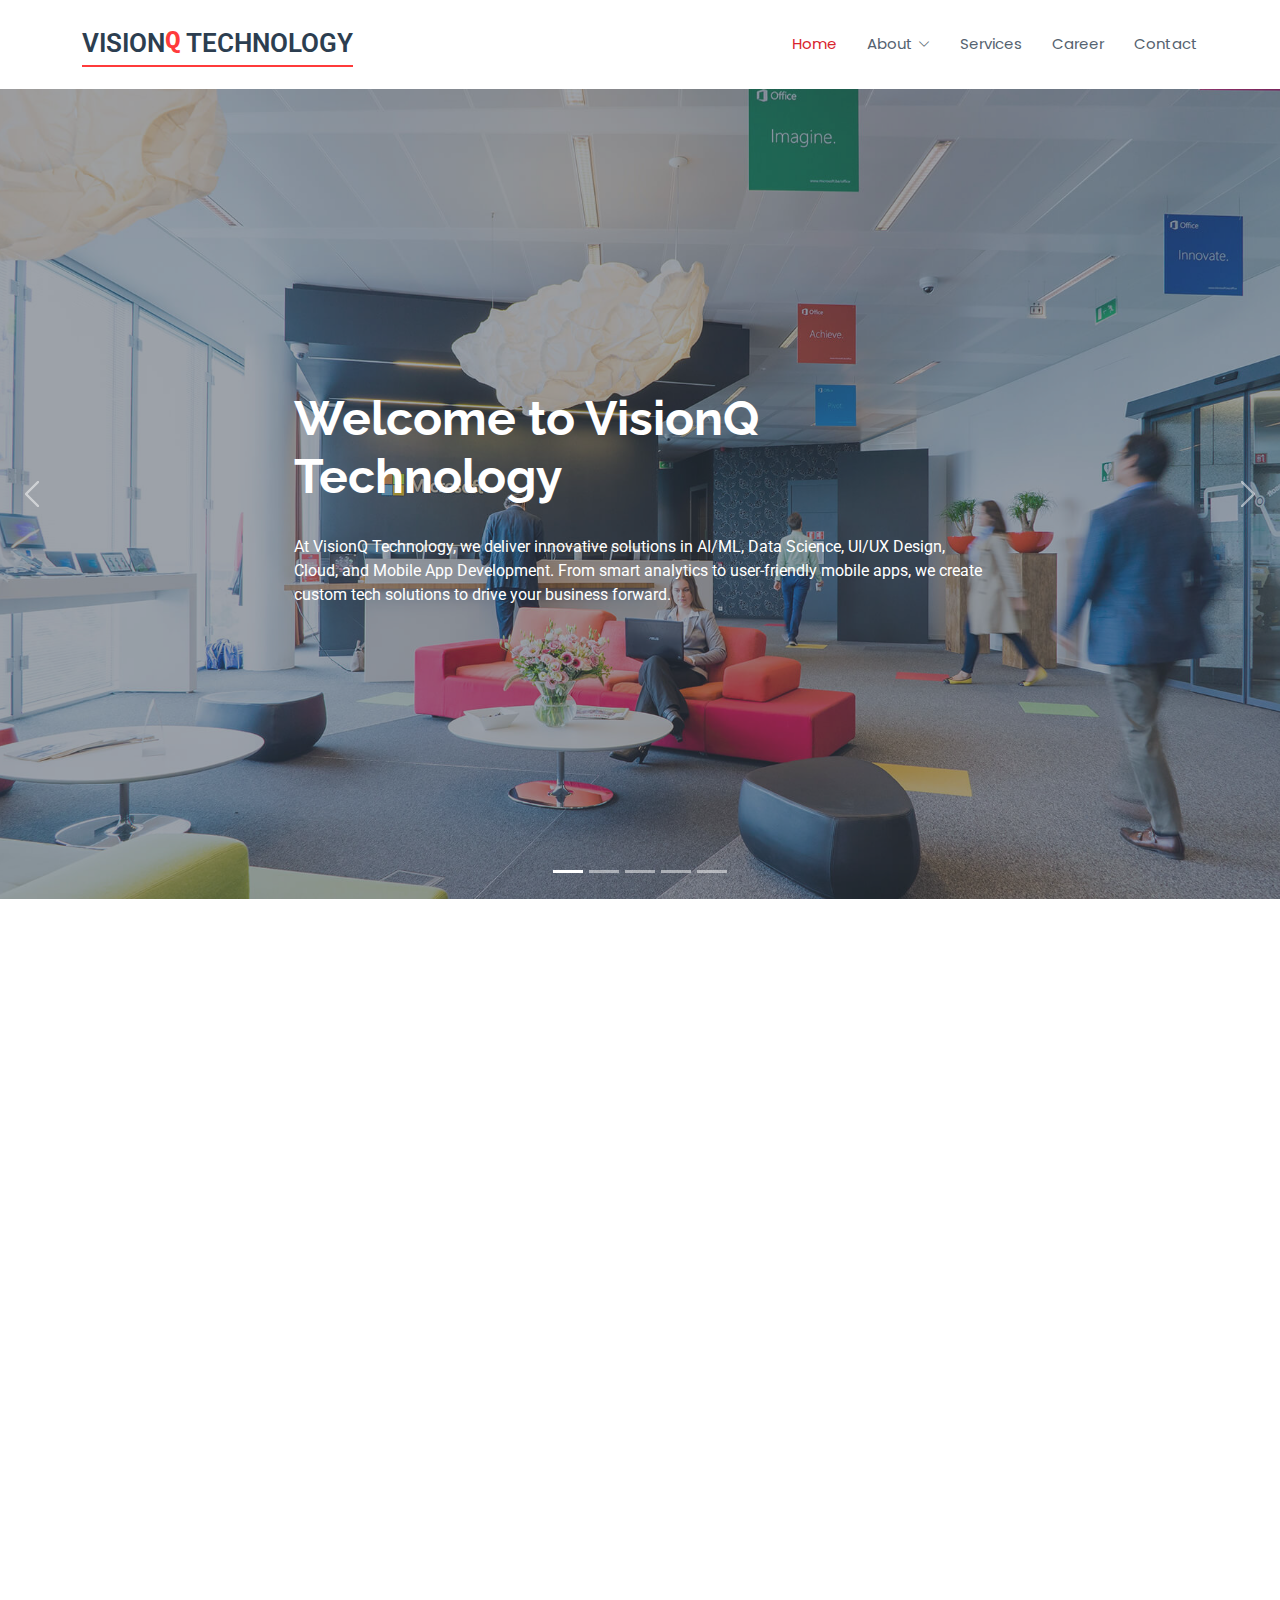
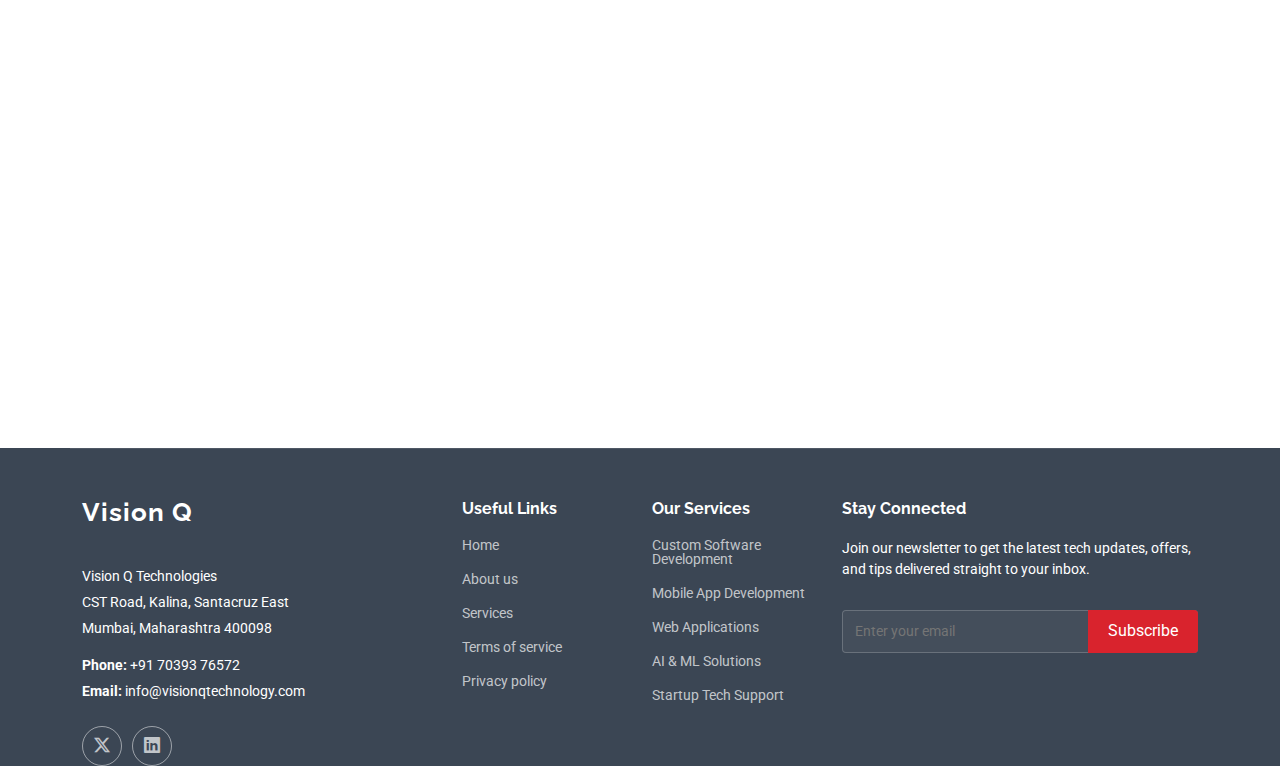
<file: index.html>
<!DOCTYPE html>
<html lang="en">

<head>
  <meta charset="utf-8">
  <meta content="width=device-width, initial-scale=1.0" name="viewport">
  <title>VisionQ Technology</title>
  <meta name="description" content="">
  <meta name="keywords" content="">

  <!-- Favicons -->
  <link rel="icon" href="/favicon.ico" type="image/x-icon"> <!-- ✅ Main favicon -->
  <link rel="icon" href="/assets/img/favicon.png" type="image/png"> <!-- ✅ Optional fallback -->
  <link rel="apple-touch-icon" href="/assets/img/apple-touch-icon.png"> <!-- ✅ iOS icon -->

  <!-- Fonts -->
  <link href="https://fonts.googleapis.com" rel="preconnect">
  <link href="https://fonts.gstatic.com" rel="preconnect" crossorigin>
  <link href="https://fonts.googleapis.com/css2?family=Roboto:ital,wght@0,100;0,300;0,400;0,500;0,700;0,900;1,100;1,300;1,400;1,500;1,700;1,900&family=Poppins:ital,wght@0,100;0,200;0,300;0,400;0,500;0,600;0,700;0,800;0,900;1,100;1,200;1,300;1,400;1,500;1,600;1,700;1,800;1,900&family=Raleway:ital,wght@0,100;0,200;0,300;0,400;0,500;0,600;0,700;0,800;0,900;1,100;1,200;1,300;1,400;1,500;1,600;1,700;1,800;1,900&display=swap" rel="stylesheet">

  <!-- Vendor CSS Files -->
  <link href="assets/vendor/bootstrap/css/bootstrap.min.css" rel="stylesheet">
  <link href="assets/vendor/bootstrap-icons/bootstrap-icons.css" rel="stylesheet">
  <link href="assets/vendor/aos/aos.css" rel="stylesheet">
  <link href="assets/vendor/glightbox/css/glightbox.min.css" rel="stylesheet">
  <link href="assets/vendor/swiper/swiper-bundle.min.css" rel="stylesheet">

  <!-- Main CSS File -->
  <link href="assets/css/main.css" rel="stylesheet">

  <!-- =======================================================
  * Template Name: Sailor
  * Template URL: https://bootstrapmade.com/sailor-free-bootstrap-theme/
  * Updated: Aug 07 2024 with Bootstrap v5.3.3
  * Author: BootstrapMade.com
  * License: https://bootstrapmade.com/license/
  ======================================================== -->
</head>

<body class="index-page">

  <header id="header" class="header d-flex align-items-center sticky-top">
    <div class="container-fluid container-xl position-relative d-flex align-items-center">

      <a href="index.html" class="logo d-flex align-items-center me-auto">
        <!-- Uncomment the line below if you also wish to use an image logo -->
        <!-- <img src="assets/img/logo.png" alt=""> -->
        <!-- <h1 class="sitename">VisionQ Technology</h1> -->
        <h1 style="
        font-size: 26px;
        font-weight: 600;
        color: #2c3e50;
        margin: 0;
        padding: 0;
        font-family: 'Roboto', sans-serif;
        text-align: left;
        position: relative;
        display: inline-block;
      ">
        Vision<span style="font-family: 'Courier New', monospace; color: #ff3b3b; position: relative; top: -4px;">Q</span> Technology
        <span style="
          position: absolute;
          bottom: -6px;
          left: 0;
          width: 100%;
          height: 2px;
          background-color: #ff3b3b;
        "></span>
      </h1>
      
      </a>

      <nav id="navmenu" class="navmenu">
        <ul>
          <li><a href="index.html" class="active">Home</a></li>
          <li class="dropdown"><a href="about.html"><span>About</span> <i class="bi bi-chevron-down toggle-dropdown"></i></a>
            <ul>
              <li><a href="team.html">Team</a></li>
              <!-- <li><a href="testimonials.html">Testimonials</a></li>
              <li class="dropdown"><a href="#"><span>Deep Dropdown</span> <i class="bi bi-chevron-down toggle-dropdown"></i></a>
                <ul>
                  <li><a href="#">Deep Dropdown 1</a></li>
                  <li><a href="#">Deep Dropdown 2</a></li>
                  <li><a href="#">Deep Dropdown 3</a></li>
                  <li><a href="#">Deep Dropdown 4</a></li>
                  <li><a href="#">Deep Dropdown 5</a></li>
                </ul>
              </li> -->
            </ul>
          </li>
          <li><a href="services.html">Services</a></li>
          <!-- <li><a href="portfolio.html">Portfolio</a></li>
          <li><a href="pricing.html">Pricing</a></li>
          <li><a href="blog.html">Blog</a></li> -->
          <li><a href="Carear.html">Career</a></li>
          <li><a href="contact.html">Contact</a></li>
        </ul>
        <i class="mobile-nav-toggle d-xl-none bi bi-list"></i>
      </nav>

      <!-- <a class="btn-getstarted" href="about.html">Get Started</a> -->

    </div>
  </header>

  <main class="main">

    <!-- Hero Section -->
    <section id="hero" class="hero section dark-background">

      <div id="hero-carousel" class="carousel slide carousel-fade" data-bs-ride="carousel" data-bs-interval="5000">

        <div class="carousel-item active">
          <img src="assets/img/hero-carousel/hero-carousel-1.jpg" alt="">
          <div class="carousel-container">
            <h2>Welcome to VisionQ Technology<br></h2>
            <p>At VisionQ Technology, we deliver innovative solutions in AI/ML, Data Science, UI/UX Design, Cloud, and Mobile App Development. From smart analytics to user-friendly mobile apps, we create custom tech solutions to drive your business forward.</p>
            <!-- <a href="#featured-services" class="btn-get-started">Get Started</a> -->
          </div>
        </div><!-- End Carousel Item -->

        <div class="carousel-item">
          <img src="assets/img/hero-carousel/hero-carousel-2.jpg" alt="">
          <div class="carousel-container">
            <h2>AI, ML, & Software Excellence </h2>
            <p>Intelligent solutions with precision, scalability, and seamless integration. </p>
            <!-- <a href="#featured-services" class="btn-get-started">Get Started</a> -->
          </div>
        </div><!-- End Carousel Item -->
       

        <div class="carousel-item">
          <img src="assets/img/hero-carousel/hero-carousel-3.jpg" alt="">
          <div class="carousel-container">
            <h2>Crafting #Software Experience </h2>
            <p>We deliver the software you need, no more no less. 
            </p>
            <!-- <a href="#featured-services" class="btn-get-started">Get Started</a> -->
          </div>
        </div><!-- End Carousel Item -->
        <div class="carousel-item">
          <img src="assets/img/hero-carousel/4.jpg" alt="">
          <div class="carousel-container">
            <h2>We Care About #GEN-NEXT  </h2>
            <p>Step to make better world   </p>
            <!-- <a href="#featured-services" class="btn-get-started">Get Started</a> -->
          </div>
        </div><!-- End Carousel Item -->
        <div class="carousel-item">
          <img src="assets/img/hero-carousel/3.jpg" alt="">
          <div class="carousel-container">
            <h2>Intelligent #Cyber Security Solution for every business model </h2>
            <p>Perfect solution backed with Al and ML  </p>
            <!-- <a href="#featured-services" class="btn-get-started">Get Started</a> -->
          </div>
        </div><!-- End Carousel Item -->
       

        <a class="carousel-control-prev" href="#hero-carousel" role="button" data-bs-slide="prev">
          <span class="carousel-control-prev-icon bi bi-chevron-left" aria-hidden="true"></span>
        </a>

        <a class="carousel-control-next" href="#hero-carousel" role="button" data-bs-slide="next">
          <span class="carousel-control-next-icon bi bi-chevron-right" aria-hidden="true"></span>
        </a>

        <ol class="carousel-indicators"></ol>

      </div>

    </section><!-- /Hero Section -->

    <!-- About Section -->
    <section id="about" class="about section">

      <!-- Section Title -->
      <div class="container section-title" data-aos="fade-up">
        <h2>About</h2>
        <p>About Us<br></p>
      </div><!-- End Section Title -->

      <div class="container">

        <div class="row gy-4">

          <div class="col-lg-6 content" data-aos="fade-up" data-aos-delay="100">
            <p>
              Our diverse expertise includes:
            </p>
            <ul>
              <li><i class="bi bi-check2-circle"></i> <span>
                Artificial Intelligence & Machine Learning</span></li>
              <li><i class="bi bi-check2-circle"></i> <span>Data Science & Analytics</span></li>
              <li><i class="bi bi-check2-circle"></i> <span>Cloud Solutions</span></li>
              <li><i class="bi bi-check2-circle"></i> <span>Mobile Application Development (Android & iOS)</span></li>
              <li><i class="bi bi-check2-circle"></i> <span>UI/UX Design & Development</span></li>

            </ul>
          </div>

          <div class="col-lg-6" data-aos="fade-up" data-aos-delay="200">
            <p>              VisionQ Technology is an innovative technology startup driven by a passion for solving real-world challenges through the power of technology. Founded by Amol Dive, an IT professional with more than 8 years of experience in the industry, VisionQ Technology has quickly become a key player in AI, ML, and data science applications. Along with Abhijt Talekar, our co-founder, we are committed to providing businesses with advanced solutions that maximize productivity, scalability, and efficiency. </p>
            <a href="about.html" class="read-more"><span>Read More</span><i class="bi bi-arrow-right"></i></a>
          </div>

        </div>

      </div>

    </section><!-- /About Section -->

    <!-- Clients Section 
    <section id="clients" class="clients section light-background">

      <div class="container" data-aos="fade-up">

        <div class="row gy-4">

          <div class="col-xl-2 col-md-3 col-6 client-logo">
            <img src="assets/img/clients/client-1.png" class="img-fluid" alt="">
          </div>

          <div class="col-xl-2 col-md-3 col-6 client-logo">
            <img src="assets/img/clients/client-2.png" class="img-fluid" alt="">
          </div>

          <div class="col-xl-2 col-md-3 col-6 client-logo">
            <img src="assets/img/clients/client-3.png" class="img-fluid" alt="">
          </div>
          <div class="col-xl-2 col-md-3 col-6 client-logo">
            <img src="assets/img/clients/client-4.png" class="img-fluid" alt="">
          </div>

          <div class="col-xl-2 col-md-3 col-6 client-logo">
            <img src="assets/img/clients/client-5.png" class="img-fluid" alt="">
          </div>

          <div class="col-xl-2 col-md-3 col-6 client-logo">
            <img src="assets/img/clients/client-6.png" class="img-fluid" alt="">
          </div>

        </div>

      </div>

    </section>

Services Section -->
<section id="services" class="services section">
  <div class="container">
    <div class="row gy-4">

      <!-- AI/ML Services -->
      <div class="col-md-6" data-aos="fade-up" data-aos-delay="100">
        <div class="service-item d-flex position-relative h-100">
          <i class="bi bi-cpu icon flex-shrink-0"></i>
          <div>
            <h4 class="title"><a href="#" class="stretched-link">AI & Machine Learning</a></h4>
            <p class="description">We deliver intelligent solutions using advanced AI/ML models that automate processes, predict trends, and drive smarter decision-making for your business.</p>
          </div>
        </div>
      </div>

      <!-- Data Science & Analytics -->
      <div class="col-md-6" data-aos="fade-up" data-aos-delay="200">
        <div class="service-item d-flex position-relative h-100">
          <i class="bi bi-graph-up icon flex-shrink-0"></i>
          <div>
            <h4 class="title"><a href="#" class="stretched-link">Data Science & Analytics</a></h4>
            <p class="description">Transform raw data into meaningful insights. Our data analytics services help businesses uncover patterns, optimize strategies, and make data-driven decisions.</p>
          </div>
        </div>
      </div>

      <!-- UI/UX Design -->
      <div class="col-md-6" data-aos="fade-up" data-aos-delay="300">
        <div class="service-item d-flex position-relative h-100">
          <i class="bi bi-easel icon flex-shrink-0"></i>
          <div>
            <h4 class="title"><a href="#" class="stretched-link">UI/UX Design</a></h4>
            <p class="description">Create stunning user interfaces that offer seamless experiences. We focus on usability, aesthetics, and functionality to boost user satisfaction and engagement.</p>
          </div>
        </div>
      </div>

      <!-- Cloud Solutions -->
      <div class="col-md-6" data-aos="fade-up" data-aos-delay="400">
        <div class="service-item d-flex position-relative h-100">
          <i class="bi bi-cloud-upload icon flex-shrink-0"></i>
          <div>
            <h4 class="title"><a href="#" class="stretched-link">Cloud Solutions</a></h4>
            <p class="description">Scale your infrastructure with our secure, reliable, and cost-effective cloud services. We help you migrate, manage, and optimize your operations in the cloud.</p>
          </div>
        </div>
      </div>

      <!-- Mobile App Development -->
      <div class="col-md-6" data-aos="fade-up" data-aos-delay="500">
        <div class="service-item d-flex position-relative h-100">
          <i class="bi bi-phone icon flex-shrink-0"></i>
          <div>
            <h4 class="title"><a href="#" class="stretched-link">Mobile App & Web Development</a></h4>
            <p class="description">We build high-performance Android and iOS apps tailored to your business goals. From concept to deployment, we ensure quality and functionality at every step.</p>
          </div>
        </div>
      </div>

      <!-- Innovation & Custom Solutions -->
      <div class="col-md-6" data-aos="fade-up" data-aos-delay="600">
        <div class="service-item d-flex position-relative h-100">
          <i class="bi bi-lightbulb icon flex-shrink-0"></i>
          <div>
            <h4 class="title"><a href="#" class="stretched-link">Innovation & Custom Solutions</a></h4>
            <p class="description">At VisionQ Technology, innovation is our core. We build tailor-made digital solutions to meet your unique business challenges and accelerate growth.</p>
          </div>
        </div>
      </div>

    </div>
  </div>
</section>


    <!-- Portfolio Section 
    <section id="portfolio" class="portfolio section">

      <div class="container section-title" data-aos="fade-up">
        <h2>Portfolio</h2>
        <p>Necessitatibus eius consequatur</p>
      </div>

      <div class="container">

        <div class="isotope-layout" data-default-filter="*" data-layout="masonry" data-sort="original-order">

          <ul class="portfolio-filters isotope-filters" data-aos="fade-up" data-aos-delay="100">
            <li data-filter="*" class="filter-active">All</li>
            <li data-filter=".filter-app">App</li>
            <li data-filter=".filter-product">Card</li>
            <li data-filter=".filter-branding">Web</li>
          </ul><

          <div class="row gy-4 isotope-container" data-aos="fade-up" data-aos-delay="200">

            <div class="col-lg-4 col-md-6 portfolio-item isotope-item filter-app">
              <img src="assets/img/masonry-portfolio/masonry-portfolio-1.jpg" class="img-fluid" alt="">
              <div class="portfolio-info">
                <h4>App 1</h4>
                <p>Lorem ipsum, dolor sit</p>
                <a href="assets/img/masonry-portfolio/masonry-portfolio-1.jpg" title="App 1" data-gallery="portfolio-gallery-app" class="glightbox preview-link"><i class="bi bi-zoom-in"></i></a>
                <a href="portfolio-details.html" title="More Details" class="details-link"><i class="bi bi-link-45deg"></i></a>
              </div>
            </div>

            <div class="col-lg-4 col-md-6 portfolio-item isotope-item filter-product">
              <img src="assets/img/masonry-portfolio/masonry-portfolio-2.jpg" class="img-fluid" alt="">
              <div class="portfolio-info">
                <h4>Product 1</h4>
                <p>Lorem ipsum, dolor sit</p>
                <a href="assets/img/masonry-portfolio/masonry-portfolio-2.jpg" title="Product 1" data-gallery="portfolio-gallery-product" class="glightbox preview-link"><i class="bi bi-zoom-in"></i></a>
                <a href="portfolio-details.html" title="More Details" class="details-link"><i class="bi bi-link-45deg"></i></a>
              </div>
            </div>

            <div class="col-lg-4 col-md-6 portfolio-item isotope-item filter-branding">
              <img src="assets/img/masonry-portfolio/masonry-portfolio-3.jpg" class="img-fluid" alt="">
              <div class="portfolio-info">
                <h4>Branding 1</h4>
                <p>Lorem ipsum, dolor sit</p>
                <a href="assets/img/masonry-portfolio/masonry-portfolio-3.jpg" title="Branding 1" data-gallery="portfolio-gallery-branding" class="glightbox preview-link"><i class="bi bi-zoom-in"></i></a>
                <a href="portfolio-details.html" title="More Details" class="details-link"><i class="bi bi-link-45deg"></i></a>
              </div>
            </div>

            <div class="col-lg-4 col-md-6 portfolio-item isotope-item filter-app">
              <img src="assets/img/masonry-portfolio/masonry-portfolio-4.jpg" class="img-fluid" alt="">
              <div class="portfolio-info">
                <h4>App 2</h4>
                <p>Lorem ipsum, dolor sit</p>
                <a href="assets/img/masonry-portfolio/masonry-portfolio-4.jpg" title="App 2" data-gallery="portfolio-gallery-app" class="glightbox preview-link"><i class="bi bi-zoom-in"></i></a>
                <a href="portfolio-details.html" title="More Details" class="details-link"><i class="bi bi-link-45deg"></i></a>
              </div>
            </div>

            <div class="col-lg-4 col-md-6 portfolio-item isotope-item filter-product">
              <img src="assets/img/masonry-portfolio/masonry-portfolio-5.jpg" class="img-fluid" alt="">
              <div class="portfolio-info">
                <h4>Product 2</h4>
                <p>Lorem ipsum, dolor sit</p>
                <a href="assets/img/masonry-portfolio/masonry-portfolio-5.jpg" title="Product 2" data-gallery="portfolio-gallery-product" class="glightbox preview-link"><i class="bi bi-zoom-in"></i></a>
                <a href="portfolio-details.html" title="More Details" class="details-link"><i class="bi bi-link-45deg"></i></a>
              </div>
            </div>

            <div class="col-lg-4 col-md-6 portfolio-item isotope-item filter-branding">
              <img src="assets/img/masonry-portfolio/masonry-portfolio-6.jpg" class="img-fluid" alt="">
              <div class="portfolio-info">
                <h4>Branding 2</h4>
                <p>Lorem ipsum, dolor sit</p>
                <a href="assets/img/masonry-portfolio/masonry-portfolio-6.jpg" title="Branding 2" data-gallery="portfolio-gallery-branding" class="glightbox preview-link"><i class="bi bi-zoom-in"></i></a>
                <a href="portfolio-details.html" title="More Details" class="details-link"><i class="bi bi-link-45deg"></i></a>
              </div>
            </div>

            <div class="col-lg-4 col-md-6 portfolio-item isotope-item filter-app">
              <img src="assets/img/masonry-portfolio/masonry-portfolio-7.jpg" class="img-fluid" alt="">
              <div class="portfolio-info">
                <h4>App 3</h4>
                <p>Lorem ipsum, dolor sit</p>
                <a href="assets/img/masonry-portfolio/masonry-portfolio-7.jpg" title="App 3" data-gallery="portfolio-gallery-app" class="glightbox preview-link"><i class="bi bi-zoom-in"></i></a>
                <a href="portfolio-details.html" title="More Details" class="details-link"><i class="bi bi-link-45deg"></i></a>
              </div>
            </div>

            <div class="col-lg-4 col-md-6 portfolio-item isotope-item filter-product">
              <img src="assets/img/masonry-portfolio/masonry-portfolio-8.jpg" class="img-fluid" alt="">
              <div class="portfolio-info">
                <h4>Product 3</h4>
                <p>Lorem ipsum, dolor sit</p>
                <a href="assets/img/masonry-portfolio/masonry-portfolio-8.jpg" title="Product 3" data-gallery="portfolio-gallery-product" class="glightbox preview-link"><i class="bi bi-zoom-in"></i></a>
                <a href="portfolio-details.html" title="More Details" class="details-link"><i class="bi bi-link-45deg"></i></a>
              </div>
            </div>

            <div class="col-lg-4 col-md-6 portfolio-item isotope-item filter-branding">
              <img src="assets/img/masonry-portfolio/masonry-portfolio-9.jpg" class="img-fluid" alt="">
              <div class="portfolio-info">
                <h4>Branding 3</h4>
                <p>Lorem ipsum, dolor sit</p>
                <a href="assets/img/masonry-portfolio/masonry-portfolio-9.jpg" title="Branding 2" data-gallery="portfolio-gallery-branding" class="glightbox preview-link"><i class="bi bi-zoom-in"></i></a>
                <a href="portfolio-details.html" title="More Details" class="details-link"><i class="bi bi-link-45deg"></i></a>
              </div>
            </div><!-- End Portfolio Item -->

          </div><!-- End Portfolio Container -->

        </div>

      </div>

    </section><!-- /Portfolio Section -->

  </main>

  <footer id="footer" class="footer dark-background">

    <div class="container footer-top">
      <div class="row gy-4">
        <div class="col-lg-4 col-md-6 footer-about">
          <a href="index.html" class="logo d-flex align-items-center">
            <span class="sitename">Vision Q</span>
          </a>
          <div class="footer-contact pt-3">
            <p>Vision Q Technologies</p>
            <p>CST Road, Kalina, Santacruz East</p>
            <p>Mumbai, Maharashtra 400098</p>
            <p class="mt-3"><strong>Phone:</strong> <span>+91 70393 76572</span></p>
            <p><strong>Email:</strong> <span>info@visionqtechnology.com</span></p>
          </div>
          <div class="social-links d-flex mt-4">
            <a href="#"><i class="bi bi-twitter-x"></i></a>
            <!-- <a href="#"><i class="bi bi-facebook"></i></a> -->
            <!-- <a href="#"><i class="bi bi-instagram"></i></a> -->
            <a href="#"><i class="bi bi-linkedin"></i></a>
          </div>
        </div>
  
        <div class="col-lg-2 col-md-3 footer-links">
          <h4>Useful Links</h4>
          <ul>
            <li><a href="index.html">Home</a></li>
            <li><a href="about.html">About us</a></li>
            <li><a href="services.html">Services</a></li>
            <li><a href="#">Terms of service</a></li>
            <li><a href="#">Privacy policy</a></li>
          </ul>
        </div>
  
        <div class="col-lg-2 col-md-3 footer-links">
          <h4>Our Services</h4>
          <ul>
            <li><a href="#">Custom Software Development</a></li>
            <li><a href="#">Mobile App Development</a></li>
            <li><a href="#">Web Applications</a></li>
            <li><a href="#">AI & ML Solutions</a></li>
            <li><a href="#">Startup Tech Support</a></li>
          </ul>
        </div>
  
        <div class="col-lg-4 col-md-12 footer-newsletter">
          <h4>Stay Connected</h4>
          <p>Join our newsletter to get the latest tech updates, offers, and tips delivered straight to your inbox.</p>
          <form action="forms/newsletter.php" method="post" class="php-email-form">
            <div class="newsletter-form">
              <input type="email" name="email" placeholder="Enter your email" required>
              <input type="submit" value="Subscribe">
            </div>
            <div class="loading">Loading...</div>
            <div class="error-message"></div>
            <div class="sent-message">Thank you for subscribing!</div>
          </form>
        </div>
  
      </div>
    </div>
  
    
  
  </footer>
  
  <!-- Scroll Top -->
  <a href="#" id="scroll-top" class="scroll-top d-flex align-items-center justify-content-center"><i class="bi bi-arrow-up-short"></i></a>

  <!-- Preloader -->
  <div id="preloader"></div>

  <!-- Vendor JS Files -->
  <script src="assets/vendor/bootstrap/js/bootstrap.bundle.min.js"></script>
  <script src="assets/vendor/php-email-form/validate.js"></script>
  <script src="assets/vendor/aos/aos.js"></script>
  <script src="assets/vendor/glightbox/js/glightbox.min.js"></script>
  <script src="assets/vendor/imagesloaded/imagesloaded.pkgd.min.js"></script>
  <script src="assets/vendor/isotope-layout/isotope.pkgd.min.js"></script>
  <script src="assets/vendor/purecounter/purecounter_vanilla.js"></script>
  <script src="assets/vendor/waypoints/noframework.waypoints.js"></script>
  <script src="assets/vendor/swiper/swiper-bundle.min.js"></script>

  <!-- Main JS File -->
  <script src="assets/js/main.js"></script>

</body>

</html>
</file>
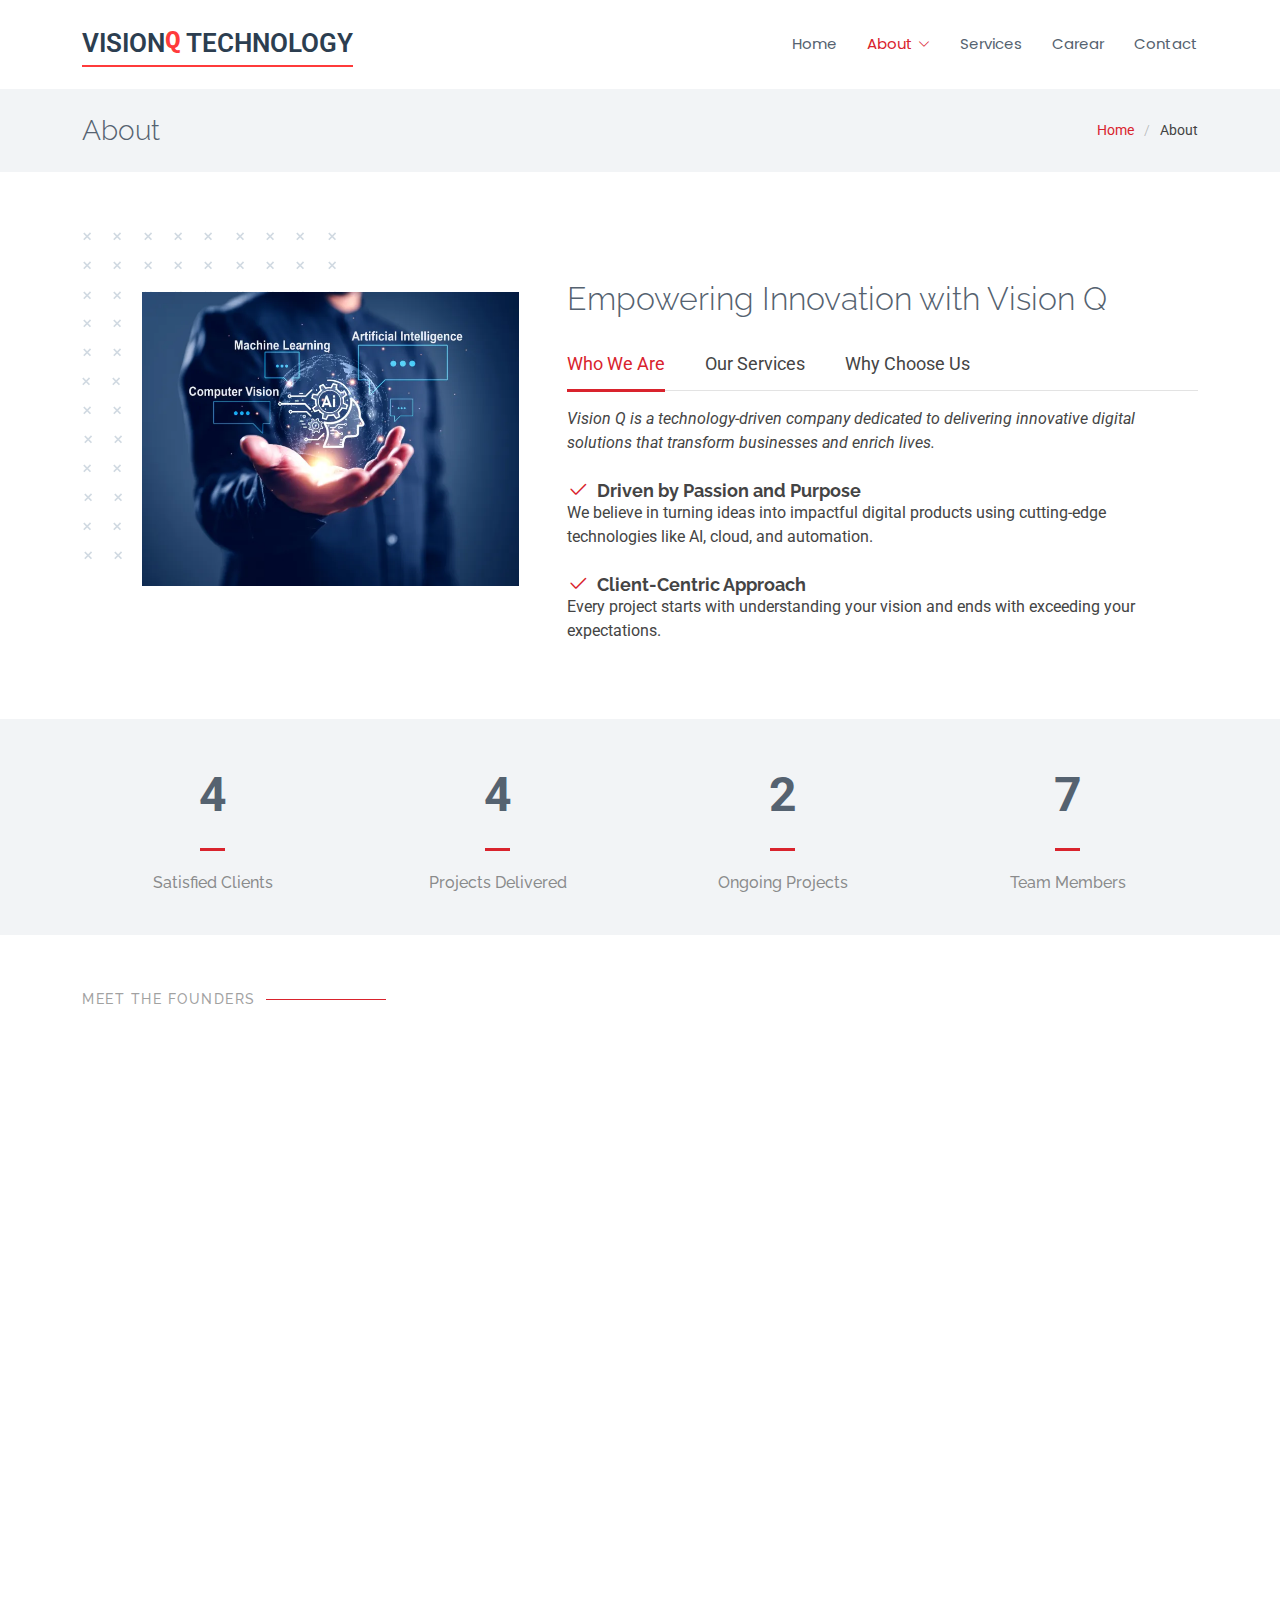
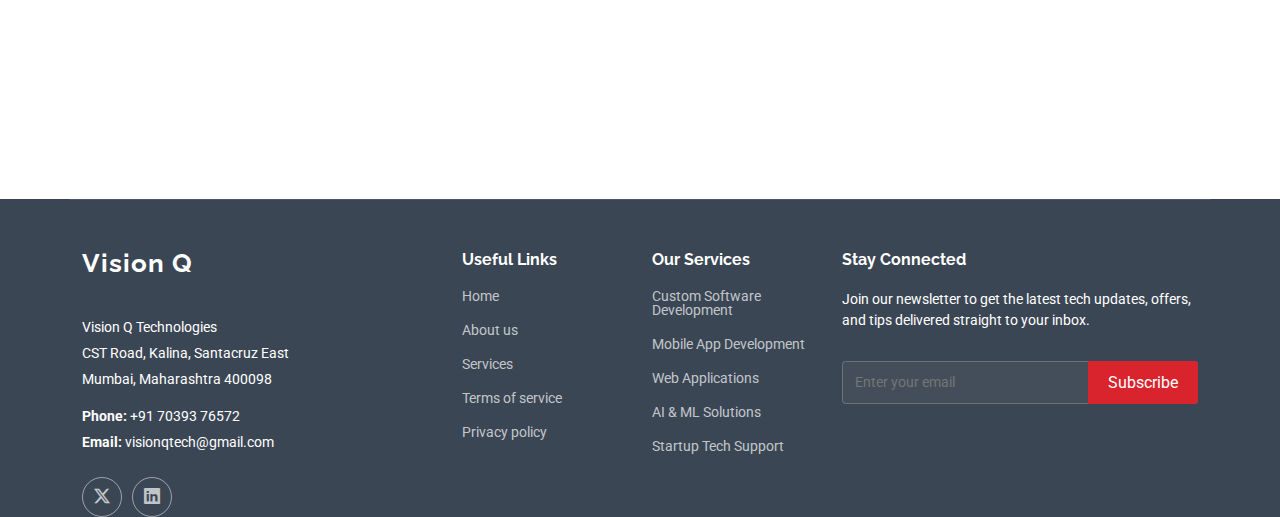
<file: about.html>
<!DOCTYPE html>
<html lang="en">

<head>
  <meta charset="utf-8">
  <meta content="width=device-width, initial-scale=1.0" name="viewport">
  <title>VisionQ Technology</title>

  <meta name="description" content="">
  <meta name="keywords" content="">

  <!-- Favicons -->
  <link href="assets/img/favicon.png" rel="icon">
  <link href="assets/img/apple-touch-icon.png" rel="apple-touch-icon">

  <!-- Fonts -->
  <link href="https://fonts.googleapis.com" rel="preconnect">
  <link href="https://fonts.gstatic.com" rel="preconnect" crossorigin>
  <link href="https://fonts.googleapis.com/css2?family=Roboto:ital,wght@0,100;0,300;0,400;0,500;0,700;0,900;1,100;1,300;1,400;1,500;1,700;1,900&family=Poppins:ital,wght@0,100;0,200;0,300;0,400;0,500;0,600;0,700;0,800;0,900;1,100;1,200;1,300;1,400;1,500;1,600;1,700;1,800;1,900&family=Raleway:ital,wght@0,100;0,200;0,300;0,400;0,500;0,600;0,700;0,800;0,900;1,100;1,200;1,300;1,400;1,500;1,600;1,700;1,800;1,900&display=swap" rel="stylesheet">

  <!-- Vendor CSS Files -->
  <link href="assets/vendor/bootstrap/css/bootstrap.min.css" rel="stylesheet">
  <link href="assets/vendor/bootstrap-icons/bootstrap-icons.css" rel="stylesheet">
  <link href="assets/vendor/aos/aos.css" rel="stylesheet">
  <link href="assets/vendor/glightbox/css/glightbox.min.css" rel="stylesheet">
  <link href="assets/vendor/swiper/swiper-bundle.min.css" rel="stylesheet">

  <!-- Main CSS File -->
  <link href="assets/css/main.css" rel="stylesheet">

  <!-- =======================================================
  * Template Name: Sailor
  * Template URL: https://bootstrapmade.com/sailor-free-bootstrap-theme/
  * Updated: Aug 07 2024 with Bootstrap v5.3.3
  * Author: BootstrapMade.com
  * License: https://bootstrapmade.com/license/
  ======================================================== -->
</head>

<body class="about-page">

  <header id="header" class="header d-flex align-items-center sticky-top">
    <div class="container-fluid container-xl position-relative d-flex align-items-center">

      <a href="index.html" class="logo d-flex align-items-center me-auto">
        <!-- Uncomment the line below if you also wish to use an image logo -->
        <!-- <img src="assets/img/logo.png" alt=""> -->
        <!-- <h1 class="sitename">VisionQ Technology</h1> -->
        <h1 style="
        font-size: 26px;
        font-weight: 600;
        color: #2c3e50;
        margin: 0;
        padding: 0;
        font-family: 'Roboto', sans-serif;
        text-align: left;
        position: relative;
        display: inline-block;
      ">
        Vision<span style="font-family: 'Courier New', monospace; color: #ff3b3b; position: relative; top: -4px;">Q</span> Technology
        <span style="
          position: absolute;
          bottom: -6px;
          left: 0;
          width: 100%;
          height: 2px;
          background-color: #ff3b3b;
        "></span>
      </h1>
      </a>

      <nav id="navmenu" class="navmenu">
        <ul>
          <li><a href="index.html">Home</a></li>
          <li class="dropdown"><a href="about.html" class="active"><span>About</span> <i class="bi bi-chevron-down toggle-dropdown"></i></a>
            <ul>
              <li><a href="team.html">Team</a></li>
              <!-- <li><a href="testimonials.html">Testimonials</a></li>
              <li class="dropdown"><a href="#"><span>Deep Dropdown</span> <i class="bi bi-chevron-down toggle-dropdown"></i></a>
                <ul>
                  <li><a href="#">Deep Dropdown 1</a></li>
                  <li><a href="#">Deep Dropdown 2</a></li>
                  <li><a href="#">Deep Dropdown 3</a></li>
                  <li><a href="#">Deep Dropdown 4</a></li>
                  <li><a href="#">Deep Dropdown 5</a></li>
                </ul>
              </li> -->
            </ul>
          </li>
          <li><a href="services.html">Services</a></li>
          <!-- <li><a href="portfolio.html">Portfolio</a></li>
          <li><a href="pricing.html">Pricing</a></li>
          <li><a href="blog.html">Blog</a></li> -->
          <li><a href="Carear.html">Carear</a></li>
          <li><a href="contact.html">Contact</a></li>
        </ul>
        <i class="mobile-nav-toggle d-xl-none bi bi-list"></i>
      </nav>

      <!-- <a class="btn-getstarted" href="about.html">Get Started</a> -->

    </div>
  </header>

  <main class="main">

    <!-- Page Title -->
    <div class="page-title light-background">
      <div class="container d-lg-flex justify-content-between align-items-center">
        <h1 class="mb-2 mb-lg-0">About</h1>
        <nav class="breadcrumbs">
          <ol>
            <li><a href="index.html">Home</a></li>
            <li class="current">About</li>
          </ol>
        </nav>
      </div>
    </div><!-- End Page Title -->

    <!-- About 2 Section -->
    <section id="about-2" class="about-2 section">

      <div class="container" data-aos="fade-up">
    
        <div class="row g-4 g-lg-5" data-aos="fade-up" data-aos-delay="200">
    
          <div class="col-lg-5">
            <div class="about-img">
              <img src="assets/img/11.png" class="img-fluid" alt="Vision Q">
            </div>
          </div>
    
          <div class="col-lg-7">
            <h3 class="pt-0 pt-lg-5">Empowering Innovation with Vision Q</h3>
    
            <!-- Tabs -->
            <ul class="nav nav-pills mb-3">
              <li><a class="nav-link active" data-bs-toggle="pill" href="#about-2-tab1">Who We Are</a></li>
              <li><a class="nav-link" data-bs-toggle="pill" href="#about-2-tab2">Our Services</a></li>
              <li><a class="nav-link" data-bs-toggle="pill" href="#about-2-tab3">Why Choose Us</a></li>
            </ul>
            <!-- End Tabs -->
    
            <!-- Tab Content -->
            <div class="tab-content">
    
              <!-- Tab 1 -->
              <div class="tab-pane fade show active" id="about-2-tab1">
                <p class="fst-italic">
                  Vision Q is a technology-driven company dedicated to delivering innovative digital solutions that transform businesses and enrich lives.
                </p>
    
                <div class="d-flex align-items-center mt-4">
                  <i class="bi bi-check2"></i>
                  <h4>Driven by Passion and Purpose</h4>
                </div>
                <p>We believe in turning ideas into impactful digital products using cutting-edge technologies like AI, cloud, and automation.</p>
    
                <div class="d-flex align-items-center mt-4">
                  <i class="bi bi-check2"></i>
                  <h4>Client-Centric Approach</h4>
                </div>
                <p>Every project starts with understanding your vision and ends with exceeding your expectations.</p>
              </div>
    
              <!-- Tab 2 -->
              <div class="tab-pane fade" id="about-2-tab2">
                <p class="fst-italic">Explore the services that power businesses forward.</p>
    
                <div class="d-flex align-items-center mt-4">
                  <i class="bi bi-check2"></i>
                  <h4>Custom Software Development</h4>
                </div>
                <p>Robust, scalable, and secure applications tailored to your business needs.</p>
    
                <div class="d-flex align-items-center mt-4">
                  <i class="bi bi-check2"></i>
                  <h4>AI and Data Solutions</h4>
                </div>
                <p>From data analytics to machine learning, we make your data work for you.</p>
    
                <div class="d-flex align-items-center mt-4">
                  <i class="bi bi-check2"></i>
                  <h4>Web & Mobile App Development</h4>
                </div>
                <p>Modern, responsive, and user-friendly apps to connect with your audience.</p>
              </div>
    
              <!-- Tab 3 -->
              <div class="tab-pane fade" id="about-2-tab3">
                <p class="fst-italic">Here’s what sets Vision Q apart from the rest.</p>
    
                <div class="d-flex align-items-center mt-4">
                  <i class="bi bi-check2"></i>
                  <h4>Innovation at Core</h4>
                </div>
                <p>We constantly experiment and evolve to stay ahead of the curve.</p>
    
                <div class="d-flex align-items-center mt-4">
                  <i class="bi bi-check2"></i>
                  <h4>Experienced Team</h4>
                </div>
                <p>A passionate group of developers, designers, and strategists who care deeply about your success.</p>
    
                <div class="d-flex align-items-center mt-4">
                  <i class="bi bi-check2"></i>
                  <h4>End-to-End Support</h4>
                </div>
                <p>From idea to execution and beyond – we’re with you every step of the way.</p>
              </div>
    
            </div><!-- End Tab Content -->
    
          </div>
        </div>
      </div>
    
    </section>
    
    <!-- Stats Section -->
<section id="stats" class="stats section light-background">

  <div class="container" data-aos="fade-up" data-aos-delay="100">

    <div class="row gy-4">

      <div class="col-lg-3 col-md-6">
        <div class="stats-item text-center w-100 h-100">
          <span data-purecounter-start="0" data-purecounter-end="5" data-purecounter-duration="1" class="purecounter"></span>
          <p>Satisfied Clients</p>
        </div>
      </div>

      <div class="col-lg-3 col-md-6">
        <div class="stats-item text-center w-100 h-100">
          <span data-purecounter-start="0" data-purecounter-end="5" data-purecounter-duration="1" class="purecounter"></span>
          <p>Projects Delivered</p>
        </div>
      </div>

      <div class="col-lg-3 col-md-6">
        <div class="stats-item text-center w-100 h-100">
          <span data-purecounter-start="0" data-purecounter-end="2" data-purecounter-duration="1" class="purecounter"></span>
          <p>Ongoing Projects</p>
        </div>
      </div>

      <div class="col-lg-3 col-md-6">
        <div class="stats-item text-center w-100 h-100">
          <span data-purecounter-start="0" data-purecounter-end="10" data-purecounter-duration="1" class="purecounter"></span>
          <p>Team Members</p>
        </div>
      </div>

    </div>

  </div>

</section>


    <!-- Team Section -->
    <section id="team" class="team section">
      <div class="container">
    
        <div class="section-title">
          <h2>Meet the Founders</h2>
        </div>
    
        <div class="row gy-4">
    
          <div class="col-lg-6" data-aos="fade-up" data-aos-delay="100">
            <div class="team-member d-flex align-items-start">
              <!--<div class="pic"><img src="assets/img/team/Amol.jpeg" class="img-fluid" alt="Amol Dive"></div>-->
              <div class="member-info">
                <h4>Amol Dive</h4>
                <span>Founder & Director</span>
                <p>Amol brings over 8 years of experience in the IT industry with expertise in Artificial Intelligence, Machine Learning, Data Science, Cloud Solutions, and software architecture. His vision and technical leadership have been key in helping businesses adopt future-ready digital solutions.</p>
                <div class="social">
                  <a href="#"><i class="bi bi-twitter-x"></i></a>
                  <a href="amoldcai@gmail.com"><i class="bi bi-envelope"></i></a>
                  <!-- <a href="#"><i class="bi bi-instagram"></i></a> -->
                  <a href="https://www.linkedin.com/in/amol-dive-25a501258?utm_source=share&utm_campaign=share_via&utm_content=profile&utm_medium=android_app"><i class="bi bi-linkedin"></i></a>
                </div>
              </div>
            </div>
          </div><!-- End Team Member -->
    
          <div class="col-lg-6" data-aos="fade-up" data-aos-delay="200">
            <div class="team-member d-flex align-items-start">
              <!--<div class="pic"><img src="assets/img/team/Abhijit.jpeg" class="img-fluid" alt="Abhijt Talekar"></div>-->
              <div class="member-info">
                <h4>Abhijit Talekar</h4>
                <span>Co-Founder</span>
                <p>Abhijit has 4+ years of experience in full-stack development, specializing in front-end technologies like React, Angular, and Vue.js, along with back-end expertise in Django and REST APIs. He also integrates AI/ML models to build scalable, user-friendly applications for web and mobile platforms..</p>
                <div class="social">
                  <a href="#"><i class="bi bi-twitter-x"></i></a>
                  <a href="talekarabhijit418@gmail.com"><i class="bi bi-envelope"></i></a>
                  <!-- <a href="#"><i class="bi bi-instagram"></i></a>   -->
                  <a href="https://www.linkedin.com/in/abhijit-talekar-67371b27b?utm_source=share&utm_campaign=share_via&utm_content=profile&utm_medium=android_app"><i class="bi bi-linkedin"></i></a>
                </div>
              </div>
            </div>
          </div><!-- End Team Member -->
    
        </div>
    
      </div>
    </section><!-- /Team Section -->
    
<!-- Skills Section -->
<section id="skills" class="skills section">

  <!-- Section Title -->
  <div class="container section-title" data-aos="fade-up">
    <h2>Skills</h2>
    <p>Explore the technical expertise that drives our innovation.</p>
  </div><!-- End Section Title -->

  <div class="container" data-aos="fade-up" data-aos-delay="100">
    <div class="row skills-content skills-animation">

      <!-- Left Column -->
      <div class="col-lg-6">

        <div class="progress">
          <span class="skill">Web Development (HTML, CSS, JavaScript) <i class="val">95%</i></span>
          <div class="progress-bar-wrap">
            <div class="progress-bar" role="progressbar" aria-valuenow="95" aria-valuemin="0" aria-valuemax="100"></div>
          </div>
        </div>

        <div class="progress">
          <span class="skill">React, Angular, Vue.js <i class="val">90%</i></span>
          <div class="progress-bar-wrap">
            <div class="progress-bar" role="progressbar" aria-valuenow="90" aria-valuemin="0" aria-valuemax="100"></div>
          </div>
        </div>

        <div class="progress">
          <span class="skill">Python, Django, Flask <i class="val">92%</i></span>
          <div class="progress-bar-wrap">
            <div class="progress-bar" role="progressbar" aria-valuenow="92" aria-valuemin="0" aria-valuemax="100"></div>
          </div>
        </div>

      </div>

      <!-- Right Column -->
      <div class="col-lg-6">

        <div class="progress">
          <span class="skill">Artificial Intelligence & Machine Learning <i class="val">88%</i></span>
          <div class="progress-bar-wrap">
            <div class="progress-bar" role="progressbar" aria-valuenow="88" aria-valuemin="0" aria-valuemax="100"></div>
          </div>
        </div>

        <div class="progress">
          <span class="skill">Data Science & Analytics <i class="val">85%</i></span>
          <div class="progress-bar-wrap">
            <div class="progress-bar" role="progressbar" aria-valuenow="85" aria-valuemin="0" aria-valuemax="100"></div>
          </div>
        </div>

        <div class="progress">
          <span class="skill">Cloud Solutions & Software Architecture <i class="val">90%</i></span>
          <div class="progress-bar-wrap">
            <div class="progress-bar" role="progressbar" aria-valuenow="90" aria-valuemin="0" aria-valuemax="100"></div>
          </div>
        </div>

      </div>

    </div>
  </div>

</section><!-- /Skills Section -->

  </main>

  <footer id="footer" class="footer dark-background">

    <div class="container footer-top">
      <div class="row gy-4">
        <div class="col-lg-4 col-md-6 footer-about">
          <a href="index.html" class="logo d-flex align-items-center">
            <span class="sitename">Vision Q</span>
          </a>
          <div class="footer-contact pt-3">
            <p>Vision Q Technologies</p>
            <p>CST Road, Kalina, Santacruz East</p>
            <p>Mumbai, Maharashtra 400098</p>
            <p class="mt-3"><strong>Phone:</strong> <span>+91 70393 76572</span></p>
            <p><strong>Email:</strong> <span>visionqtech@gmail.com</span></p>
          </div>
          <div class="social-links d-flex mt-4">
            <a href="#"><i class="bi bi-twitter-x"></i></a>
            <!-- <a href="#"><i class="bi bi-facebook"></i></a> -->
            <!-- <a href="#"><i class="bi bi-instagram"></i></a> -->
            <a href="#"><i class="bi bi-linkedin"></i></a>
          </div>
        </div>
  
        <div class="col-lg-2 col-md-3 footer-links">
          <h4>Useful Links</h4>
          <ul>
            <li><a href="index.html">Home</a></li>
            <li><a href="about.html">About us</a></li>
            <li><a href="services.html">Services</a></li>
            <li><a href="#">Terms of service</a></li>
            <li><a href="#">Privacy policy</a></li>
          </ul>
        </div>
  
        <div class="col-lg-2 col-md-3 footer-links">
          <h4>Our Services</h4>
          <ul>
            <li><a href="#">Custom Software Development</a></li>
            <li><a href="#">Mobile App Development</a></li>
            <li><a href="#">Web Applications</a></li>
            <li><a href="#">AI & ML Solutions</a></li>
            <li><a href="#">Startup Tech Support</a></li>
          </ul>
        </div>
  
        <div class="col-lg-4 col-md-12 footer-newsletter">
          <h4>Stay Connected</h4>
          <p>Join our newsletter to get the latest tech updates, offers, and tips delivered straight to your inbox.</p>
          <form action="forms/newsletter.php" method="post" class="php-email-form">
            <div class="newsletter-form">
              <input type="email" name="email" placeholder="Enter your email" required>
              <input type="submit" value="Subscribe">
            </div>
            <div class="loading">Loading...</div>
            <div class="error-message"></div>
            <div class="sent-message">Thank you for subscribing!</div>
          </form>
        </div>
  
      </div>
    </div>
  
    
  
  </footer>

  <!-- Scroll Top -->
  <a href="#" id="scroll-top" class="scroll-top d-flex align-items-center justify-content-center"><i class="bi bi-arrow-up-short"></i></a>

  <!-- Preloader -->
  <div id="preloader"></div>

  <!-- Vendor JS Files -->
  <script src="assets/vendor/bootstrap/js/bootstrap.bundle.min.js"></script>
  <script src="assets/vendor/php-email-form/validate.js"></script>
  <script src="assets/vendor/aos/aos.js"></script>
  <script src="assets/vendor/glightbox/js/glightbox.min.js"></script>
  <script src="assets/vendor/imagesloaded/imagesloaded.pkgd.min.js"></script>
  <script src="assets/vendor/isotope-layout/isotope.pkgd.min.js"></script>
  <script src="assets/vendor/purecounter/purecounter_vanilla.js"></script>
  <script src="assets/vendor/waypoints/noframework.waypoints.js"></script>
  <script src="assets/vendor/swiper/swiper-bundle.min.js"></script>

  <!-- Main JS File -->
  <script src="assets/js/main.js"></script>

</body>

</html>
</file>
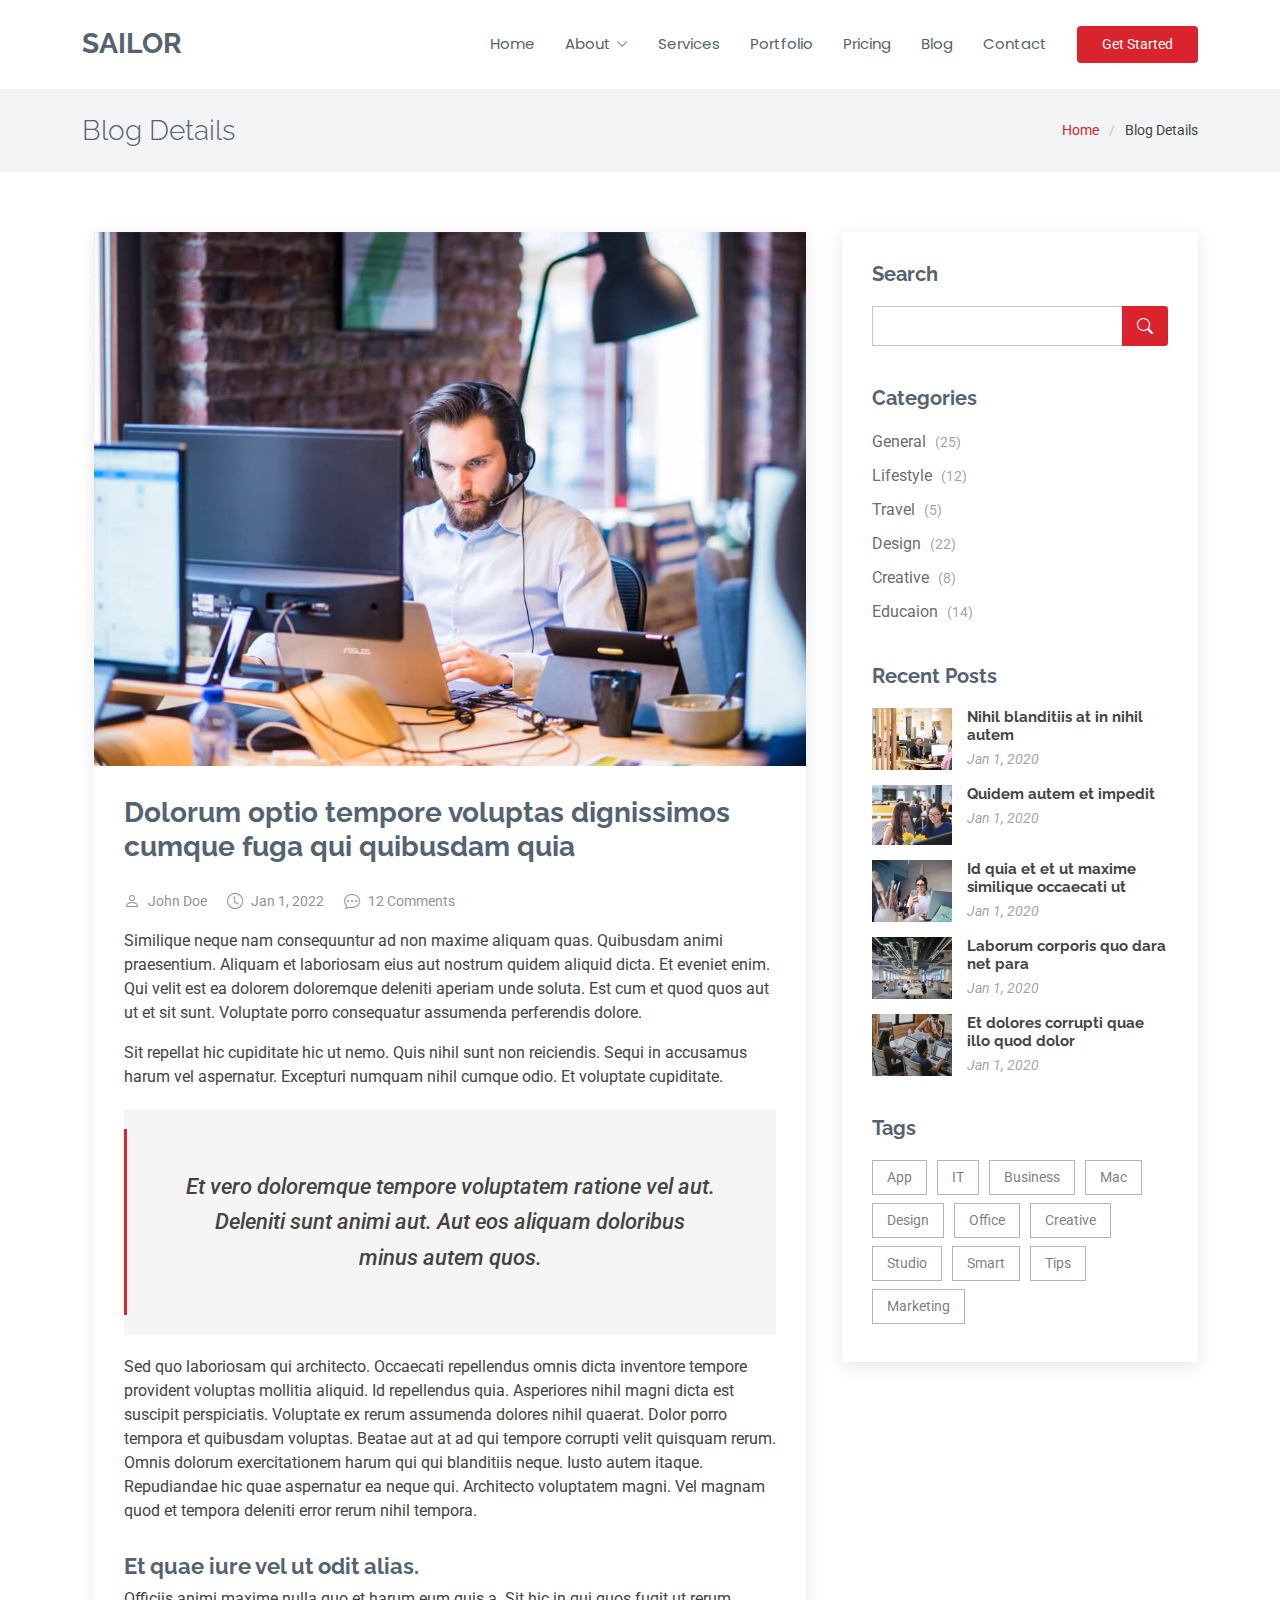
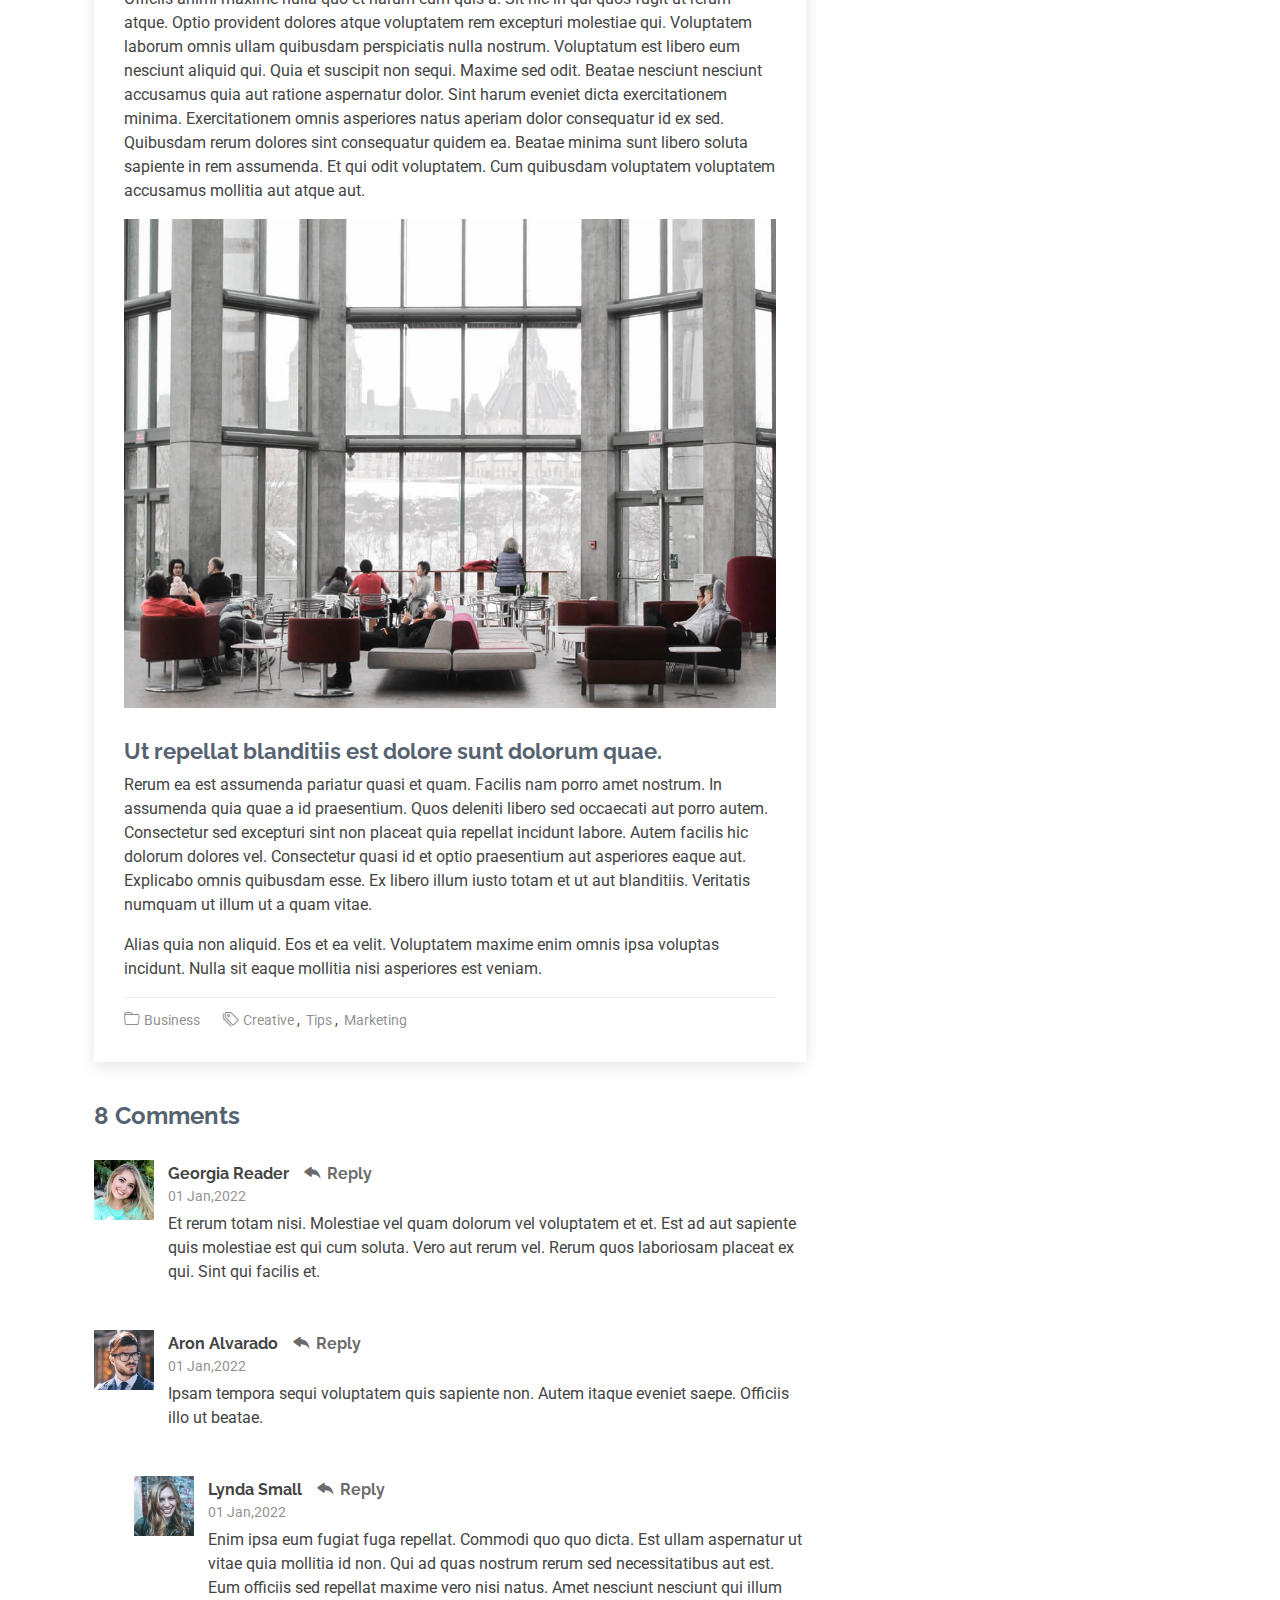
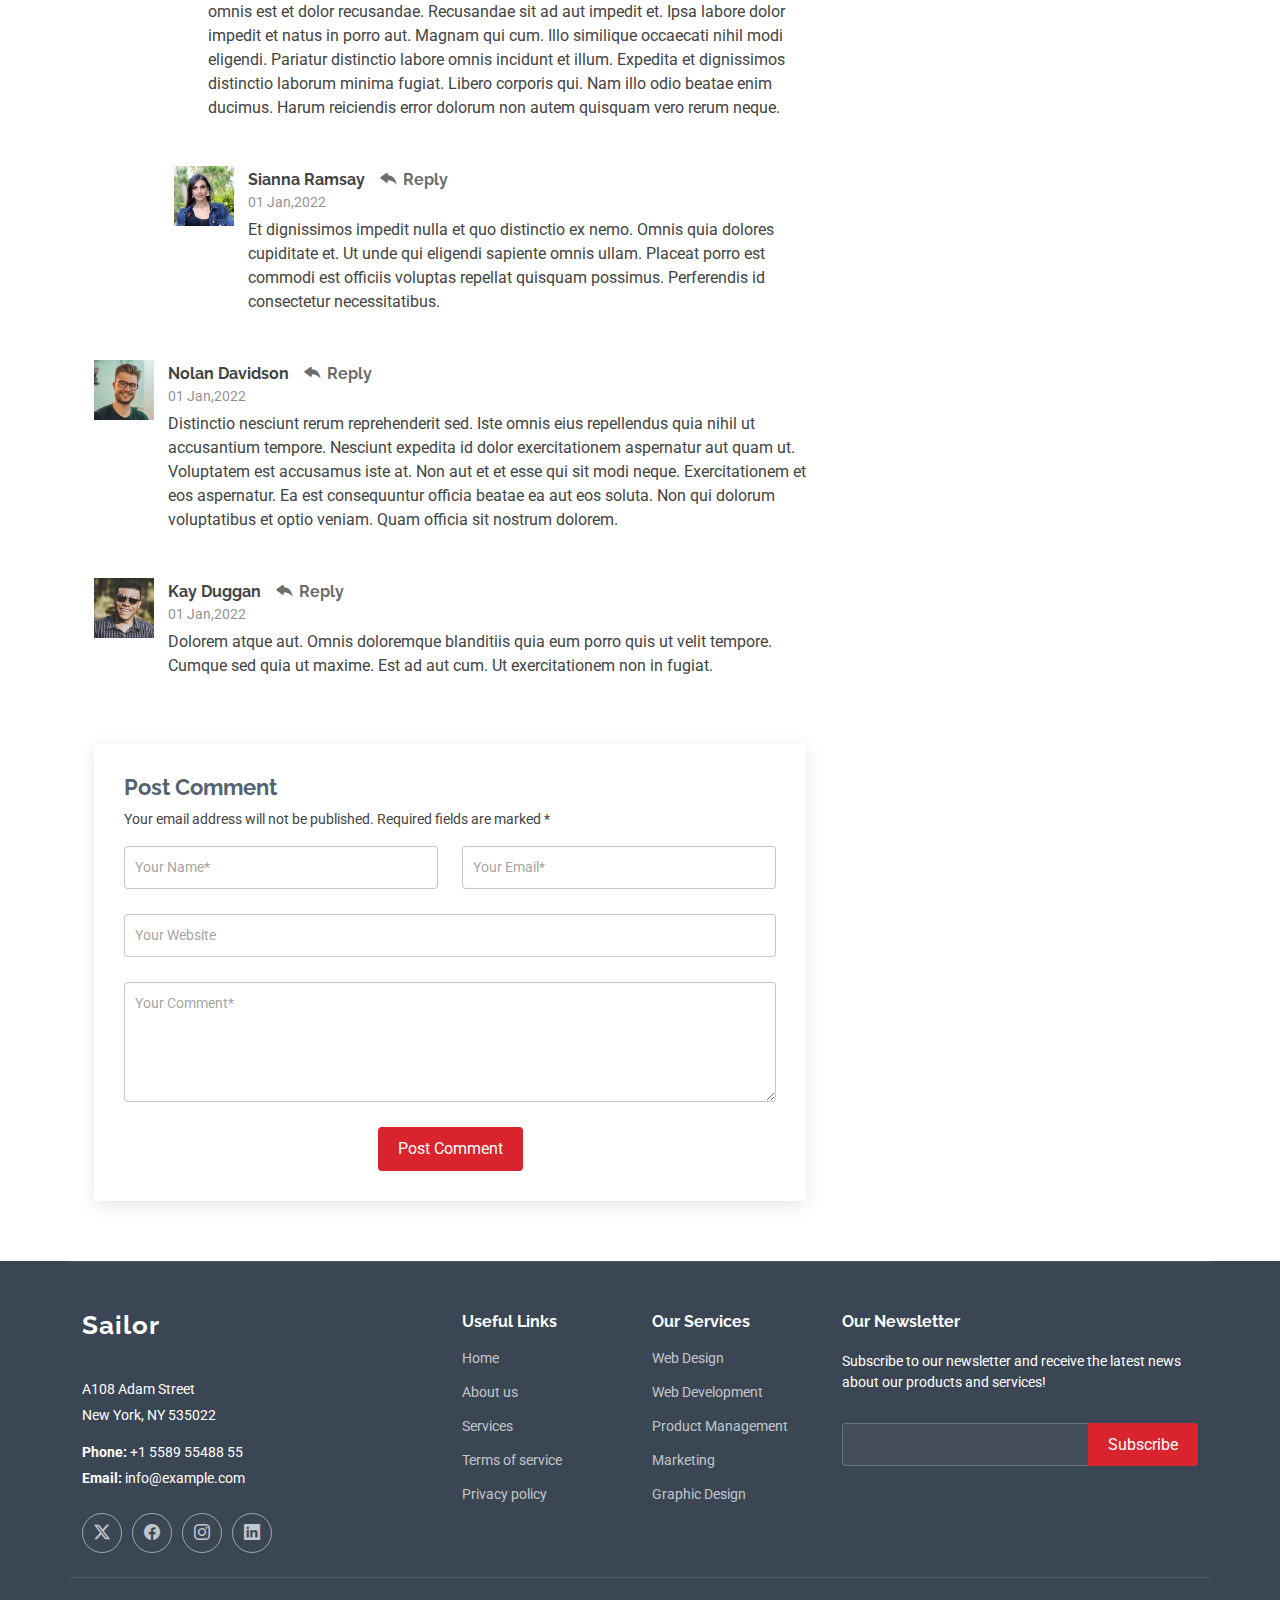
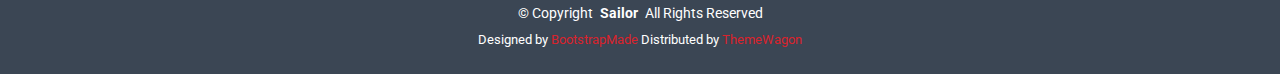
<file: blog-details.html>
<!DOCTYPE html>
<html lang="en">

<head>
  <meta charset="utf-8">
  <meta content="width=device-width, initial-scale=1.0" name="viewport">
  <title>Blog Details - Sailor Bootstrap Template</title>
  <meta name="description" content="">
  <meta name="keywords" content="">

  <!-- Favicons -->
  <link href="assets/img/favicon.png" rel="icon">
  <link href="assets/img/apple-touch-icon.png" rel="apple-touch-icon">

  <!-- Fonts -->
  <link href="https://fonts.googleapis.com" rel="preconnect">
  <link href="https://fonts.gstatic.com" rel="preconnect" crossorigin>
  <link href="https://fonts.googleapis.com/css2?family=Roboto:ital,wght@0,100;0,300;0,400;0,500;0,700;0,900;1,100;1,300;1,400;1,500;1,700;1,900&family=Poppins:ital,wght@0,100;0,200;0,300;0,400;0,500;0,600;0,700;0,800;0,900;1,100;1,200;1,300;1,400;1,500;1,600;1,700;1,800;1,900&family=Raleway:ital,wght@0,100;0,200;0,300;0,400;0,500;0,600;0,700;0,800;0,900;1,100;1,200;1,300;1,400;1,500;1,600;1,700;1,800;1,900&display=swap" rel="stylesheet">

  <!-- Vendor CSS Files -->
  <link href="assets/vendor/bootstrap/css/bootstrap.min.css" rel="stylesheet">
  <link href="assets/vendor/bootstrap-icons/bootstrap-icons.css" rel="stylesheet">
  <link href="assets/vendor/aos/aos.css" rel="stylesheet">
  <link href="assets/vendor/glightbox/css/glightbox.min.css" rel="stylesheet">
  <link href="assets/vendor/swiper/swiper-bundle.min.css" rel="stylesheet">

  <!-- Main CSS File -->
  <link href="assets/css/main.css" rel="stylesheet">

  <!-- =======================================================
  * Template Name: Sailor
  * Template URL: https://bootstrapmade.com/sailor-free-bootstrap-theme/
  * Updated: Aug 07 2024 with Bootstrap v5.3.3
  * Author: BootstrapMade.com
  * License: https://bootstrapmade.com/license/
  ======================================================== -->
</head>

<body class="blog-details-page">

  <header id="header" class="header d-flex align-items-center sticky-top">
    <div class="container-fluid container-xl position-relative d-flex align-items-center">

      <a href="index.html" class="logo d-flex align-items-center me-auto">
        <!-- Uncomment the line below if you also wish to use an image logo -->
        <!-- <img src="assets/img/logo.png" alt=""> -->
        <h1 class="sitename">Sailor</h1>
      </a>

      <nav id="navmenu" class="navmenu">
        <ul>
          <li><a href="#hero">Home</a></li>
          <li class="dropdown"><a href="about.html"><span>About</span> <i class="bi bi-chevron-down toggle-dropdown"></i></a>
            <ul>
              <li><a href="team.html">Team</a></li>
              <li><a href="testimonials.html">Testimonials</a></li>
              <li class="dropdown"><a href="#"><span>Deep Dropdown</span> <i class="bi bi-chevron-down toggle-dropdown"></i></a>
                <ul>
                  <li><a href="#">Deep Dropdown 1</a></li>
                  <li><a href="#">Deep Dropdown 2</a></li>
                  <li><a href="#">Deep Dropdown 3</a></li>
                  <li><a href="#">Deep Dropdown 4</a></li>
                  <li><a href="#">Deep Dropdown 5</a></li>
                </ul>
              </li>
            </ul>
          </li>
          <li><a href="services.html">Services</a></li>
          <li><a href="portfolio.html">Portfolio</a></li>
          <li><a href="pricing.html">Pricing</a></li>
          <li><a href="blog.html">Blog</a></li>
          <li><a href="contact.html">Contact</a></li>
        </ul>
        <i class="mobile-nav-toggle d-xl-none bi bi-list"></i>
      </nav>

      <a class="btn-getstarted" href="about.html">Get Started</a>

    </div>
  </header>

  <main class="main">

    <!-- Page Title -->
    <div class="page-title light-background">
      <div class="container d-lg-flex justify-content-between align-items-center">
        <h1 class="mb-2 mb-lg-0">Blog Details</h1>
        <nav class="breadcrumbs">
          <ol>
            <li><a href="index.html">Home</a></li>
            <li class="current">Blog Details</li>
          </ol>
        </nav>
      </div>
    </div><!-- End Page Title -->

    <div class="container">
      <div class="row">

        <div class="col-lg-8">

          <!-- Blog Details Section -->
          <section id="blog-details" class="blog-details section">
            <div class="container">

              <article class="article">

                <div class="post-img">
                  <img src="assets/img/blog/blog-1.jpg" alt="" class="img-fluid">
                </div>

                <h2 class="title">Dolorum optio tempore voluptas dignissimos cumque fuga qui quibusdam quia</h2>

                <div class="meta-top">
                  <ul>
                    <li class="d-flex align-items-center"><i class="bi bi-person"></i> <a href="blog-details.html">John Doe</a></li>
                    <li class="d-flex align-items-center"><i class="bi bi-clock"></i> <a href="blog-details.html"><time datetime="2020-01-01">Jan 1, 2022</time></a></li>
                    <li class="d-flex align-items-center"><i class="bi bi-chat-dots"></i> <a href="blog-details.html">12 Comments</a></li>
                  </ul>
                </div><!-- End meta top -->

                <div class="content">
                  <p>
                    Similique neque nam consequuntur ad non maxime aliquam quas. Quibusdam animi praesentium. Aliquam et laboriosam eius aut nostrum quidem aliquid dicta.
                    Et eveniet enim. Qui velit est ea dolorem doloremque deleniti aperiam unde soluta. Est cum et quod quos aut ut et sit sunt. Voluptate porro consequatur assumenda perferendis dolore.
                  </p>

                  <p>
                    Sit repellat hic cupiditate hic ut nemo. Quis nihil sunt non reiciendis. Sequi in accusamus harum vel aspernatur. Excepturi numquam nihil cumque odio. Et voluptate cupiditate.
                  </p>

                  <blockquote>
                    <p>
                      Et vero doloremque tempore voluptatem ratione vel aut. Deleniti sunt animi aut. Aut eos aliquam doloribus minus autem quos.
                    </p>
                  </blockquote>

                  <p>
                    Sed quo laboriosam qui architecto. Occaecati repellendus omnis dicta inventore tempore provident voluptas mollitia aliquid. Id repellendus quia. Asperiores nihil magni dicta est suscipit perspiciatis. Voluptate ex rerum assumenda dolores nihil quaerat.
                    Dolor porro tempora et quibusdam voluptas. Beatae aut at ad qui tempore corrupti velit quisquam rerum. Omnis dolorum exercitationem harum qui qui blanditiis neque.
                    Iusto autem itaque. Repudiandae hic quae aspernatur ea neque qui. Architecto voluptatem magni. Vel magnam quod et tempora deleniti error rerum nihil tempora.
                  </p>

                  <h3>Et quae iure vel ut odit alias.</h3>
                  <p>
                    Officiis animi maxime nulla quo et harum eum quis a. Sit hic in qui quos fugit ut rerum atque. Optio provident dolores atque voluptatem rem excepturi molestiae qui. Voluptatem laborum omnis ullam quibusdam perspiciatis nulla nostrum. Voluptatum est libero eum nesciunt aliquid qui.
                    Quia et suscipit non sequi. Maxime sed odit. Beatae nesciunt nesciunt accusamus quia aut ratione aspernatur dolor. Sint harum eveniet dicta exercitationem minima. Exercitationem omnis asperiores natus aperiam dolor consequatur id ex sed. Quibusdam rerum dolores sint consequatur quidem ea.
                    Beatae minima sunt libero soluta sapiente in rem assumenda. Et qui odit voluptatem. Cum quibusdam voluptatem voluptatem accusamus mollitia aut atque aut.
                  </p>
                  <img src="assets/img/blog/blog-inside-post.jpg" class="img-fluid" alt="">

                  <h3>Ut repellat blanditiis est dolore sunt dolorum quae.</h3>
                  <p>
                    Rerum ea est assumenda pariatur quasi et quam. Facilis nam porro amet nostrum. In assumenda quia quae a id praesentium. Quos deleniti libero sed occaecati aut porro autem. Consectetur sed excepturi sint non placeat quia repellat incidunt labore. Autem facilis hic dolorum dolores vel.
                    Consectetur quasi id et optio praesentium aut asperiores eaque aut. Explicabo omnis quibusdam esse. Ex libero illum iusto totam et ut aut blanditiis. Veritatis numquam ut illum ut a quam vitae.
                  </p>
                  <p>
                    Alias quia non aliquid. Eos et ea velit. Voluptatem maxime enim omnis ipsa voluptas incidunt. Nulla sit eaque mollitia nisi asperiores est veniam.
                  </p>

                </div><!-- End post content -->

                <div class="meta-bottom">
                  <i class="bi bi-folder"></i>
                  <ul class="cats">
                    <li><a href="#">Business</a></li>
                  </ul>

                  <i class="bi bi-tags"></i>
                  <ul class="tags">
                    <li><a href="#">Creative</a></li>
                    <li><a href="#">Tips</a></li>
                    <li><a href="#">Marketing</a></li>
                  </ul>
                </div><!-- End meta bottom -->

              </article>

            </div>
          </section><!-- /Blog Details Section -->

          <!-- Blog Comments Section -->
          <section id="blog-comments" class="blog-comments section">

            <div class="container">

              <h4 class="comments-count">8 Comments</h4>

              <div id="comment-1" class="comment">
                <div class="d-flex">
                  <div class="comment-img"><img src="assets/img/blog/comments-1.jpg" alt=""></div>
                  <div>
                    <h5><a href="">Georgia Reader</a> <a href="#" class="reply"><i class="bi bi-reply-fill"></i> Reply</a></h5>
                    <time datetime="2020-01-01">01 Jan,2022</time>
                    <p>
                      Et rerum totam nisi. Molestiae vel quam dolorum vel voluptatem et et. Est ad aut sapiente quis molestiae est qui cum soluta.
                      Vero aut rerum vel. Rerum quos laboriosam placeat ex qui. Sint qui facilis et.
                    </p>
                  </div>
                </div>
              </div><!-- End comment #1 -->

              <div id="comment-2" class="comment">
                <div class="d-flex">
                  <div class="comment-img"><img src="assets/img/blog/comments-2.jpg" alt=""></div>
                  <div>
                    <h5><a href="">Aron Alvarado</a> <a href="#" class="reply"><i class="bi bi-reply-fill"></i> Reply</a></h5>
                    <time datetime="2020-01-01">01 Jan,2022</time>
                    <p>
                      Ipsam tempora sequi voluptatem quis sapiente non. Autem itaque eveniet saepe. Officiis illo ut beatae.
                    </p>
                  </div>
                </div>

                <div id="comment-reply-1" class="comment comment-reply">
                  <div class="d-flex">
                    <div class="comment-img"><img src="assets/img/blog/comments-3.jpg" alt=""></div>
                    <div>
                      <h5><a href="">Lynda Small</a> <a href="#" class="reply"><i class="bi bi-reply-fill"></i> Reply</a></h5>
                      <time datetime="2020-01-01">01 Jan,2022</time>
                      <p>
                        Enim ipsa eum fugiat fuga repellat. Commodi quo quo dicta. Est ullam aspernatur ut vitae quia mollitia id non. Qui ad quas nostrum rerum sed necessitatibus aut est. Eum officiis sed repellat maxime vero nisi natus. Amet nesciunt nesciunt qui illum omnis est et dolor recusandae.

                        Recusandae sit ad aut impedit et. Ipsa labore dolor impedit et natus in porro aut. Magnam qui cum. Illo similique occaecati nihil modi eligendi. Pariatur distinctio labore omnis incidunt et illum. Expedita et dignissimos distinctio laborum minima fugiat.

                        Libero corporis qui. Nam illo odio beatae enim ducimus. Harum reiciendis error dolorum non autem quisquam vero rerum neque.
                      </p>
                    </div>
                  </div>

                  <div id="comment-reply-2" class="comment comment-reply">
                    <div class="d-flex">
                      <div class="comment-img"><img src="assets/img/blog/comments-4.jpg" alt=""></div>
                      <div>
                        <h5><a href="">Sianna Ramsay</a> <a href="#" class="reply"><i class="bi bi-reply-fill"></i> Reply</a></h5>
                        <time datetime="2020-01-01">01 Jan,2022</time>
                        <p>
                          Et dignissimos impedit nulla et quo distinctio ex nemo. Omnis quia dolores cupiditate et. Ut unde qui eligendi sapiente omnis ullam. Placeat porro est commodi est officiis voluptas repellat quisquam possimus. Perferendis id consectetur necessitatibus.
                        </p>
                      </div>
                    </div>

                  </div><!-- End comment reply #2-->

                </div><!-- End comment reply #1-->

              </div><!-- End comment #2-->

              <div id="comment-3" class="comment">
                <div class="d-flex">
                  <div class="comment-img"><img src="assets/img/blog/comments-5.jpg" alt=""></div>
                  <div>
                    <h5><a href="">Nolan Davidson</a> <a href="#" class="reply"><i class="bi bi-reply-fill"></i> Reply</a></h5>
                    <time datetime="2020-01-01">01 Jan,2022</time>
                    <p>
                      Distinctio nesciunt rerum reprehenderit sed. Iste omnis eius repellendus quia nihil ut accusantium tempore. Nesciunt expedita id dolor exercitationem aspernatur aut quam ut. Voluptatem est accusamus iste at.
                      Non aut et et esse qui sit modi neque. Exercitationem et eos aspernatur. Ea est consequuntur officia beatae ea aut eos soluta. Non qui dolorum voluptatibus et optio veniam. Quam officia sit nostrum dolorem.
                    </p>
                  </div>
                </div>

              </div><!-- End comment #3 -->

              <div id="comment-4" class="comment">
                <div class="d-flex">
                  <div class="comment-img"><img src="assets/img/blog/comments-6.jpg" alt=""></div>
                  <div>
                    <h5><a href="">Kay Duggan</a> <a href="#" class="reply"><i class="bi bi-reply-fill"></i> Reply</a></h5>
                    <time datetime="2020-01-01">01 Jan,2022</time>
                    <p>
                      Dolorem atque aut. Omnis doloremque blanditiis quia eum porro quis ut velit tempore. Cumque sed quia ut maxime. Est ad aut cum. Ut exercitationem non in fugiat.
                    </p>
                  </div>
                </div>

              </div><!-- End comment #4 -->

            </div>

          </section><!-- /Blog Comments Section -->

          <!-- Comment Form Section -->
          <section id="comment-form" class="comment-form section">
            <div class="container">

              <form action="">

                <h4>Post Comment</h4>
                <p>Your email address will not be published. Required fields are marked * </p>
                <div class="row">
                  <div class="col-md-6 form-group">
                    <input name="name" type="text" class="form-control" placeholder="Your Name*">
                  </div>
                  <div class="col-md-6 form-group">
                    <input name="email" type="text" class="form-control" placeholder="Your Email*">
                  </div>
                </div>
                <div class="row">
                  <div class="col form-group">
                    <input name="website" type="text" class="form-control" placeholder="Your Website">
                  </div>
                </div>
                <div class="row">
                  <div class="col form-group">
                    <textarea name="comment" class="form-control" placeholder="Your Comment*"></textarea>
                  </div>
                </div>

                <div class="text-center">
                  <button type="submit" class="btn btn-primary">Post Comment</button>
                </div>

              </form>

            </div>
          </section><!-- /Comment Form Section -->

        </div>

        <div class="col-lg-4 sidebar">

          <div class="widgets-container">

            <!-- Search Widget -->
            <div class="search-widget widget-item">

              <h3 class="widget-title">Search</h3>
              <form action="">
                <input type="text">
                <button type="submit" title="Search"><i class="bi bi-search"></i></button>
              </form>

            </div><!--/Search Widget -->

            <!-- Categories Widget -->
            <div class="categories-widget widget-item">

              <h3 class="widget-title">Categories</h3>
              <ul class="mt-3">
                <li><a href="#">General <span>(25)</span></a></li>
                <li><a href="#">Lifestyle <span>(12)</span></a></li>
                <li><a href="#">Travel <span>(5)</span></a></li>
                <li><a href="#">Design <span>(22)</span></a></li>
                <li><a href="#">Creative <span>(8)</span></a></li>
                <li><a href="#">Educaion <span>(14)</span></a></li>
              </ul>

            </div><!--/Categories Widget -->

            <!-- Recent Posts Widget -->
            <div class="recent-posts-widget widget-item">

              <h3 class="widget-title">Recent Posts</h3>

              <div class="post-item">
                <img src="assets/img/blog/blog-recent-1.jpg" alt="" class="flex-shrink-0">
                <div>
                  <h4><a href="blog-details.html">Nihil blanditiis at in nihil autem</a></h4>
                  <time datetime="2020-01-01">Jan 1, 2020</time>
                </div>
              </div><!-- End recent post item-->

              <div class="post-item">
                <img src="assets/img/blog/blog-recent-2.jpg" alt="" class="flex-shrink-0">
                <div>
                  <h4><a href="blog-details.html">Quidem autem et impedit</a></h4>
                  <time datetime="2020-01-01">Jan 1, 2020</time>
                </div>
              </div><!-- End recent post item-->

              <div class="post-item">
                <img src="assets/img/blog/blog-recent-3.jpg" alt="" class="flex-shrink-0">
                <div>
                  <h4><a href="blog-details.html">Id quia et et ut maxime similique occaecati ut</a></h4>
                  <time datetime="2020-01-01">Jan 1, 2020</time>
                </div>
              </div><!-- End recent post item-->

              <div class="post-item">
                <img src="assets/img/blog/blog-recent-4.jpg" alt="" class="flex-shrink-0">
                <div>
                  <h4><a href="blog-details.html">Laborum corporis quo dara net para</a></h4>
                  <time datetime="2020-01-01">Jan 1, 2020</time>
                </div>
              </div><!-- End recent post item-->

              <div class="post-item">
                <img src="assets/img/blog/blog-recent-5.jpg" alt="" class="flex-shrink-0">
                <div>
                  <h4><a href="blog-details.html">Et dolores corrupti quae illo quod dolor</a></h4>
                  <time datetime="2020-01-01">Jan 1, 2020</time>
                </div>
              </div><!-- End recent post item-->

            </div><!--/Recent Posts Widget -->

            <!-- Tags Widget -->
            <div class="tags-widget widget-item">

              <h3 class="widget-title">Tags</h3>
              <ul>
                <li><a href="#">App</a></li>
                <li><a href="#">IT</a></li>
                <li><a href="#">Business</a></li>
                <li><a href="#">Mac</a></li>
                <li><a href="#">Design</a></li>
                <li><a href="#">Office</a></li>
                <li><a href="#">Creative</a></li>
                <li><a href="#">Studio</a></li>
                <li><a href="#">Smart</a></li>
                <li><a href="#">Tips</a></li>
                <li><a href="#">Marketing</a></li>
              </ul>

            </div><!--/Tags Widget -->

          </div>

        </div>

      </div>
    </div>

  </main>

  <footer id="footer" class="footer dark-background">

    <div class="container footer-top">
      <div class="row gy-4">
        <div class="col-lg-4 col-md-6 footer-about">
          <a href="index.html" class="logo d-flex align-items-center">
            <span class="sitename">Sailor</span>
          </a>
          <div class="footer-contact pt-3">
            <p>A108 Adam Street</p>
            <p>New York, NY 535022</p>
            <p class="mt-3"><strong>Phone:</strong> <span>+1 5589 55488 55</span></p>
            <p><strong>Email:</strong> <span>info@example.com</span></p>
          </div>
          <div class="social-links d-flex mt-4">
            <a href=""><i class="bi bi-twitter-x"></i></a>
            <a href=""><i class="bi bi-facebook"></i></a>
            <a href=""><i class="bi bi-instagram"></i></a>
            <a href=""><i class="bi bi-linkedin"></i></a>
          </div>
        </div>

        <div class="col-lg-2 col-md-3 footer-links">
          <h4>Useful Links</h4>
          <ul>
            <li><a href="#">Home</a></li>
            <li><a href="#">About us</a></li>
            <li><a href="#">Services</a></li>
            <li><a href="#">Terms of service</a></li>
            <li><a href="#">Privacy policy</a></li>
          </ul>
        </div>

        <div class="col-lg-2 col-md-3 footer-links">
          <h4>Our Services</h4>
          <ul>
            <li><a href="#">Web Design</a></li>
            <li><a href="#">Web Development</a></li>
            <li><a href="#">Product Management</a></li>
            <li><a href="#">Marketing</a></li>
            <li><a href="#">Graphic Design</a></li>
          </ul>
        </div>

        <div class="col-lg-4 col-md-12 footer-newsletter">
          <h4>Our Newsletter</h4>
          <p>Subscribe to our newsletter and receive the latest news about our products and services!</p>
          <form action="forms/newsletter.php" method="post" class="php-email-form">
            <div class="newsletter-form"><input type="email" name="email"><input type="submit" value="Subscribe"></div>
            <div class="loading">Loading</div>
            <div class="error-message"></div>
            <div class="sent-message">Your subscription request has been sent. Thank you!</div>
          </form>
        </div>

      </div>
    </div>

    <div class="container copyright text-center mt-4">
      <p>© <span>Copyright</span> <strong class="px-1 sitename">Sailor</strong> <span>All Rights Reserved</span></p>
      <div class="credits">
        <!-- All the links in the footer should remain intact. -->
        <!-- You can delete the links only if you've purchased the pro version. -->
        <!-- Licensing information: https://bootstrapmade.com/license/ -->
        <!-- Purchase the pro version with working PHP/AJAX contact form: [buy-url] -->
        Designed by <a href="https://bootstrapmade.com/">BootstrapMade</a> Distributed by <a href=“https://themewagon.com>ThemeWagon
      </div>
    </div>

  </footer>

  <!-- Scroll Top -->
  <a href="#" id="scroll-top" class="scroll-top d-flex align-items-center justify-content-center"><i class="bi bi-arrow-up-short"></i></a>

  <!-- Preloader -->
  <div id="preloader"></div>

  <!-- Vendor JS Files -->
  <script src="assets/vendor/bootstrap/js/bootstrap.bundle.min.js"></script>
  <script src="assets/vendor/php-email-form/validate.js"></script>
  <script src="assets/vendor/aos/aos.js"></script>
  <script src="assets/vendor/glightbox/js/glightbox.min.js"></script>
  <script src="assets/vendor/imagesloaded/imagesloaded.pkgd.min.js"></script>
  <script src="assets/vendor/isotope-layout/isotope.pkgd.min.js"></script>
  <script src="assets/vendor/purecounter/purecounter_vanilla.js"></script>
  <script src="assets/vendor/waypoints/noframework.waypoints.js"></script>
  <script src="assets/vendor/swiper/swiper-bundle.min.js"></script>

  <!-- Main JS File -->
  <script src="assets/js/main.js"></script>

</body>

</html>
</file>
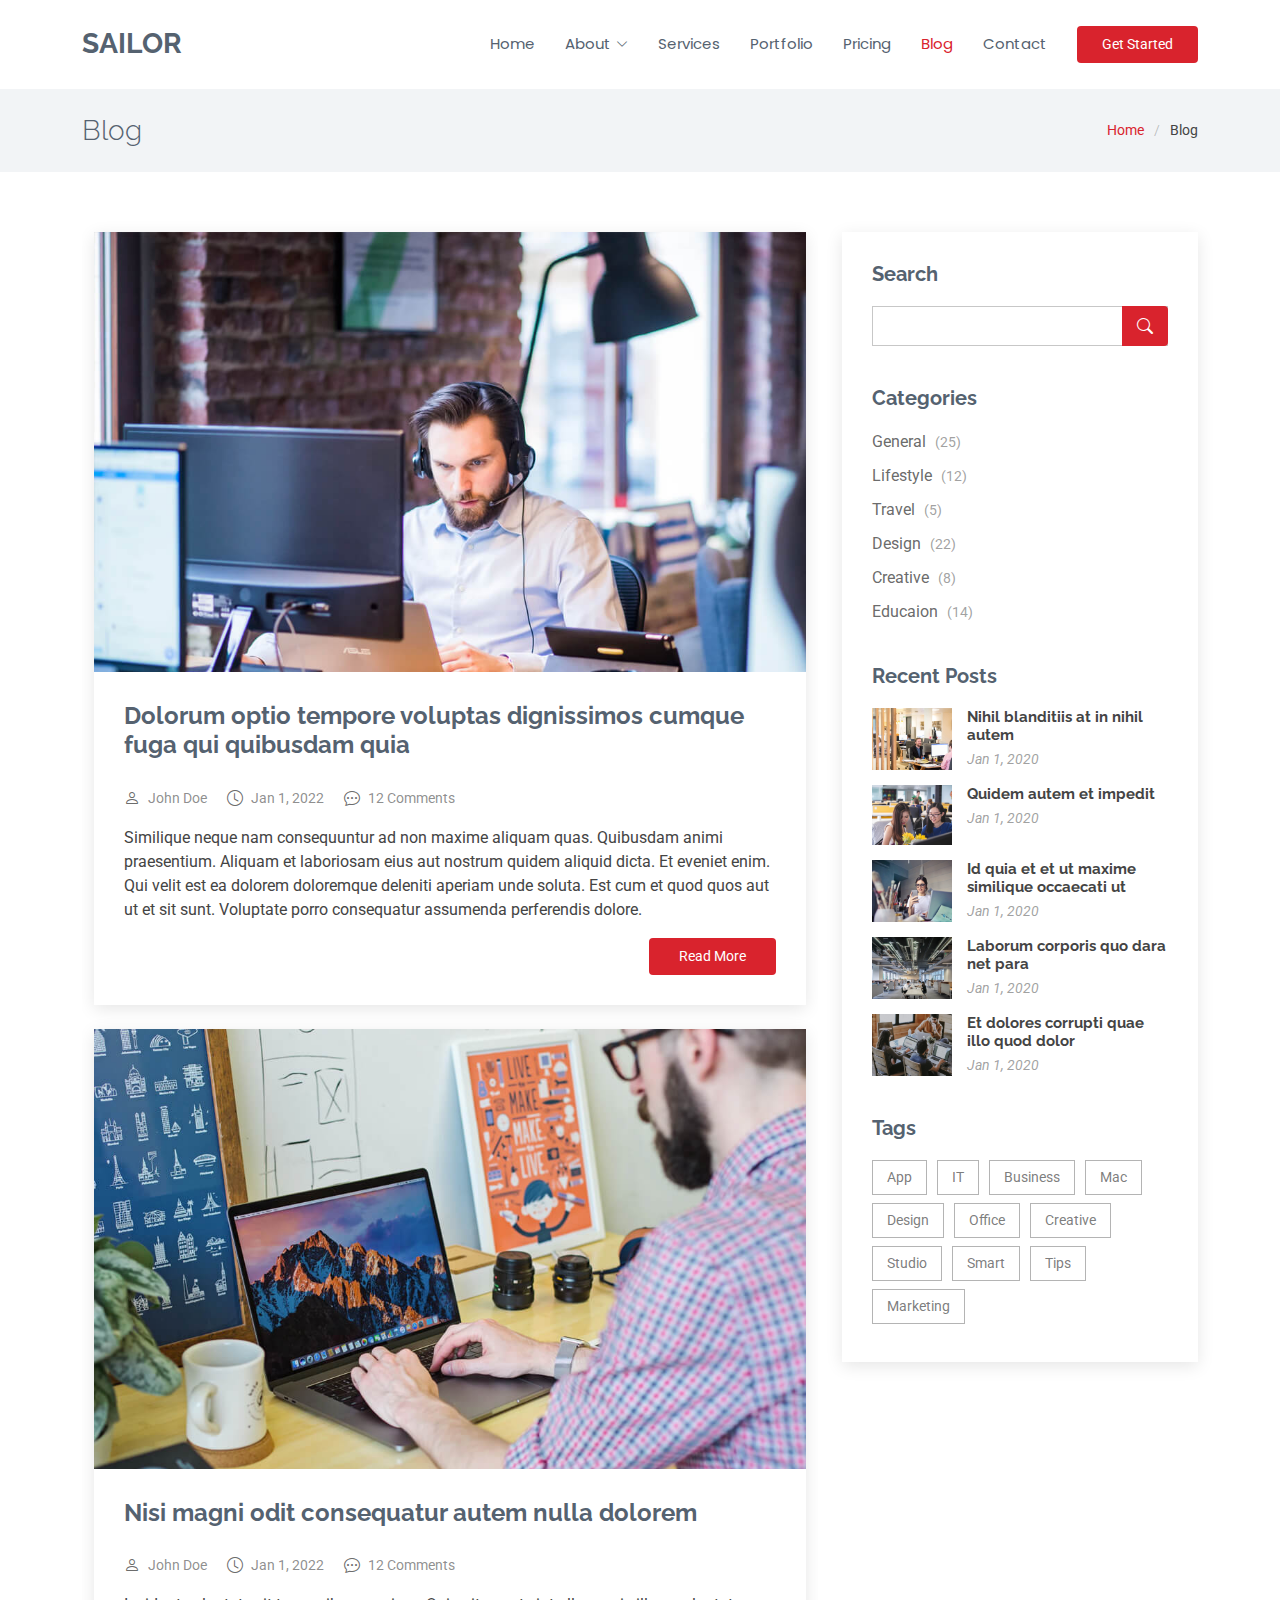
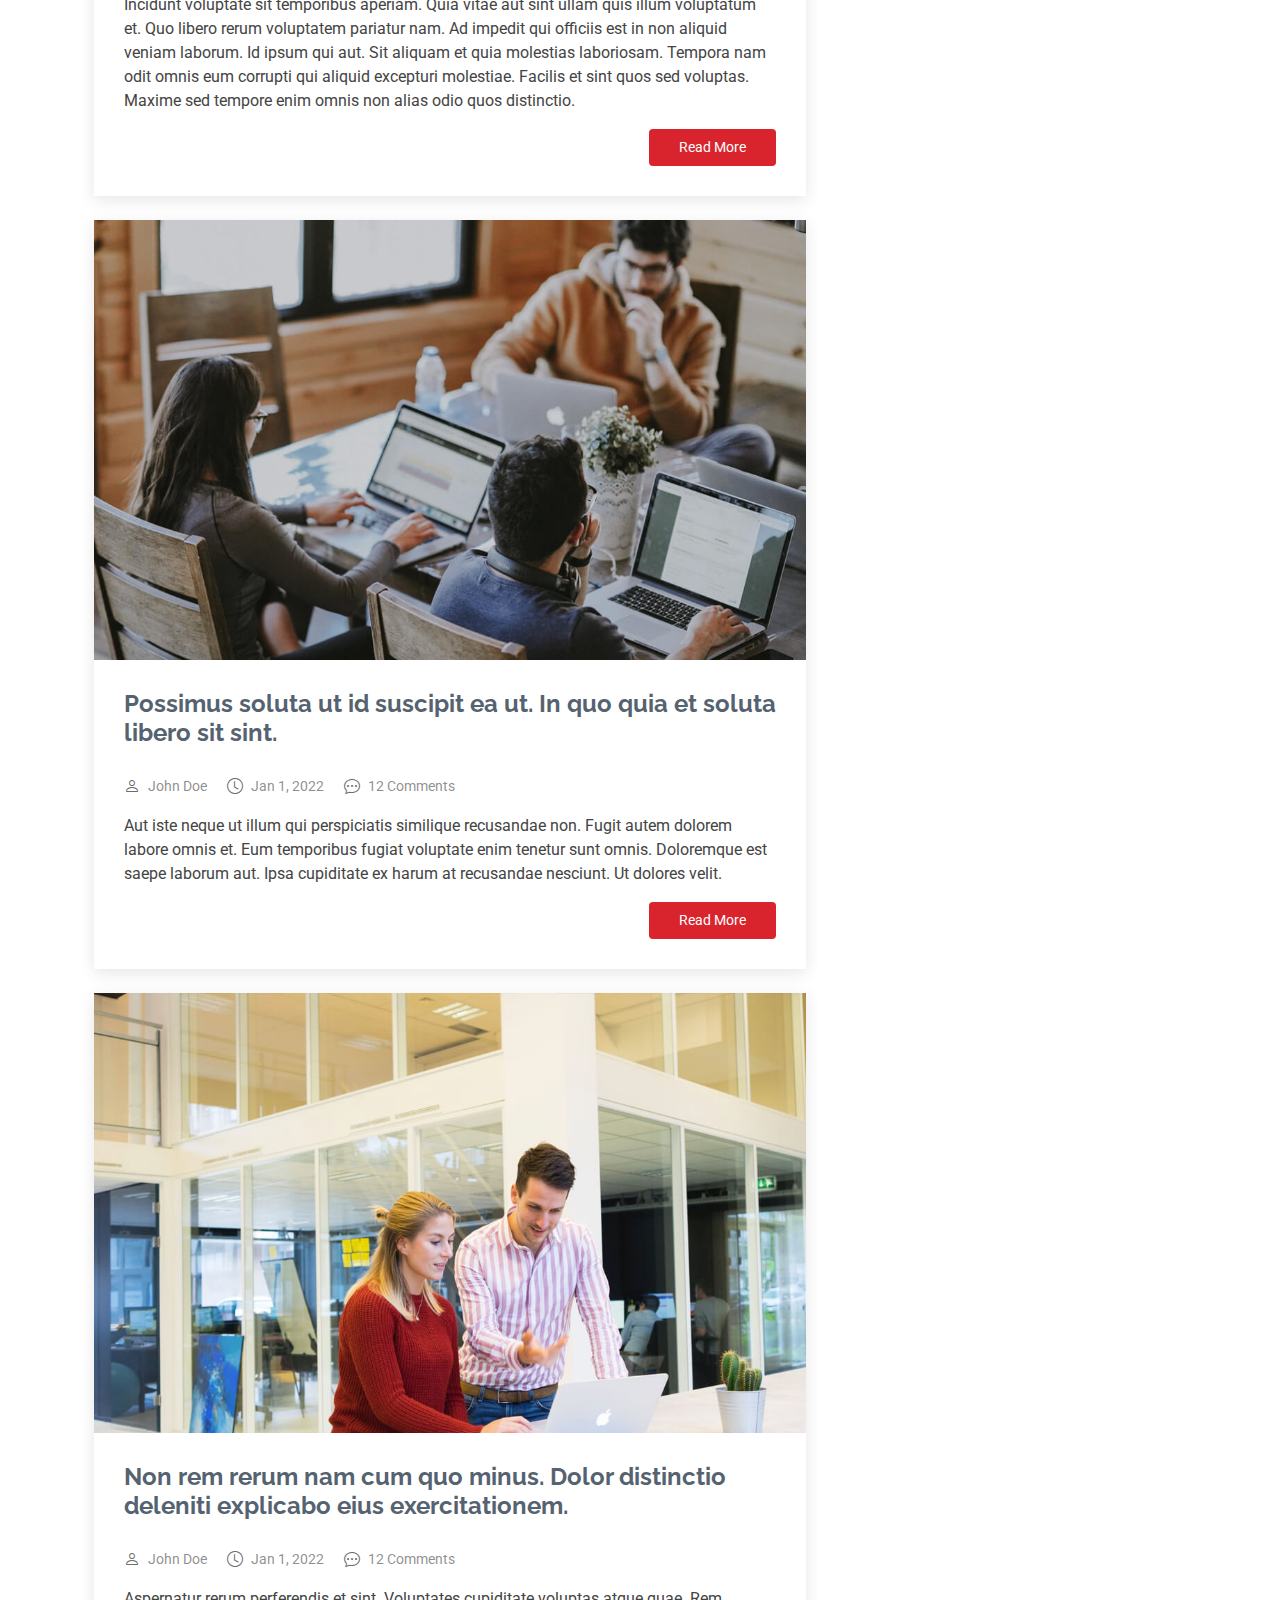
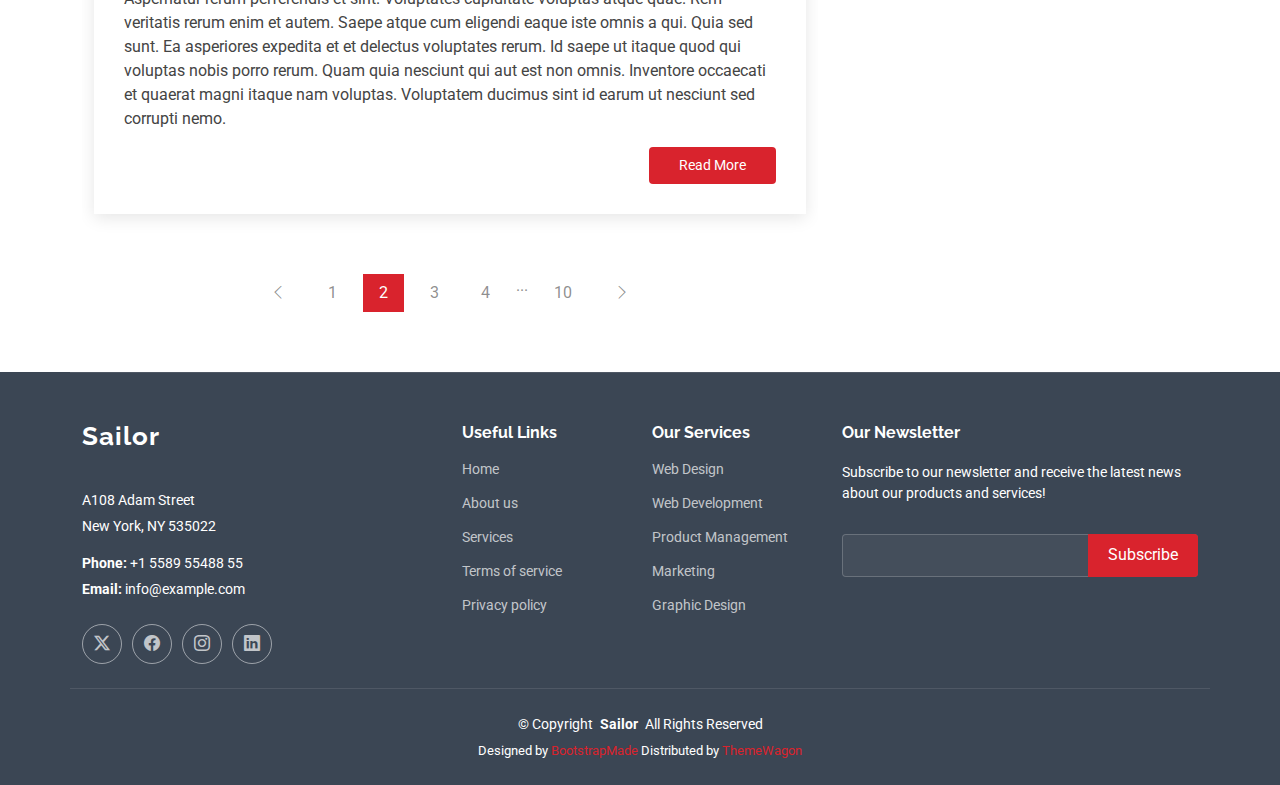
<file: blog.html>
<!DOCTYPE html>
<html lang="en">

<head>
  <meta charset="utf-8">
  <meta content="width=device-width, initial-scale=1.0" name="viewport">
  <title>Blog - Sailor Bootstrap Template</title>
  <meta name="description" content="">
  <meta name="keywords" content="">

  <!-- Favicons -->
  <link href="assets/img/favicon.png" rel="icon">
  <link href="assets/img/apple-touch-icon.png" rel="apple-touch-icon">

  <!-- Fonts -->
  <link href="https://fonts.googleapis.com" rel="preconnect">
  <link href="https://fonts.gstatic.com" rel="preconnect" crossorigin>
  <link href="https://fonts.googleapis.com/css2?family=Roboto:ital,wght@0,100;0,300;0,400;0,500;0,700;0,900;1,100;1,300;1,400;1,500;1,700;1,900&family=Poppins:ital,wght@0,100;0,200;0,300;0,400;0,500;0,600;0,700;0,800;0,900;1,100;1,200;1,300;1,400;1,500;1,600;1,700;1,800;1,900&family=Raleway:ital,wght@0,100;0,200;0,300;0,400;0,500;0,600;0,700;0,800;0,900;1,100;1,200;1,300;1,400;1,500;1,600;1,700;1,800;1,900&display=swap" rel="stylesheet">

  <!-- Vendor CSS Files -->
  <link href="assets/vendor/bootstrap/css/bootstrap.min.css" rel="stylesheet">
  <link href="assets/vendor/bootstrap-icons/bootstrap-icons.css" rel="stylesheet">
  <link href="assets/vendor/aos/aos.css" rel="stylesheet">
  <link href="assets/vendor/glightbox/css/glightbox.min.css" rel="stylesheet">
  <link href="assets/vendor/swiper/swiper-bundle.min.css" rel="stylesheet">

  <!-- Main CSS File -->
  <link href="assets/css/main.css" rel="stylesheet">

  <!-- =======================================================
  * Template Name: Sailor
  * Template URL: https://bootstrapmade.com/sailor-free-bootstrap-theme/
  * Updated: Aug 07 2024 with Bootstrap v5.3.3
  * Author: BootstrapMade.com
  * License: https://bootstrapmade.com/license/
  ======================================================== -->
</head>

<body class="blog-page">

  <header id="header" class="header d-flex align-items-center sticky-top">
    <div class="container-fluid container-xl position-relative d-flex align-items-center">

      <a href="index.html" class="logo d-flex align-items-center me-auto">
        <!-- Uncomment the line below if you also wish to use an image logo -->
        <!-- <img src="assets/img/logo.png" alt=""> -->
        <h1 class="sitename">Sailor</h1>
      </a>

      <nav id="navmenu" class="navmenu">
        <ul>
          <li><a href="#hero">Home</a></li>
          <li class="dropdown"><a href="about.html"><span>About</span> <i class="bi bi-chevron-down toggle-dropdown"></i></a>
            <ul>
              <li><a href="team.html">Team</a></li>
              <li><a href="testimonials.html">Testimonials</a></li>
              <li class="dropdown"><a href="#"><span>Deep Dropdown</span> <i class="bi bi-chevron-down toggle-dropdown"></i></a>
                <ul>
                  <li><a href="#">Deep Dropdown 1</a></li>
                  <li><a href="#">Deep Dropdown 2</a></li>
                  <li><a href="#">Deep Dropdown 3</a></li>
                  <li><a href="#">Deep Dropdown 4</a></li>
                  <li><a href="#">Deep Dropdown 5</a></li>
                </ul>
              </li>
            </ul>
          </li>
          <li><a href="services.html">Services</a></li>
          <li><a href="portfolio.html">Portfolio</a></li>
          <li><a href="pricing.html">Pricing</a></li>
          <li><a href="blog.html" class="active">Blog</a></li>
          <li><a href="contact.html">Contact</a></li>
        </ul>
        <i class="mobile-nav-toggle d-xl-none bi bi-list"></i>
      </nav>

      <a class="btn-getstarted" href="about.html">Get Started</a>

    </div>
  </header>

  <main class="main">

    <!-- Page Title -->
    <div class="page-title light-background">
      <div class="container d-lg-flex justify-content-between align-items-center">
        <h1 class="mb-2 mb-lg-0">Blog</h1>
        <nav class="breadcrumbs">
          <ol>
            <li><a href="index.html">Home</a></li>
            <li class="current">Blog</li>
          </ol>
        </nav>
      </div>
    </div><!-- End Page Title -->

    <div class="container">
      <div class="row">

        <div class="col-lg-8">

          <!-- Blog Posts Section -->
          <section id="blog-posts" class="blog-posts section">

            <div class="container">

              <div class="row gy-4">

                <div class="col-lg-12">
                  <article>

                    <div class="post-img">
                      <img src="assets/img/blog/blog-1.jpg" alt="" class="img-fluid">
                    </div>

                    <h2 class="title">
                      <a href="blog-details.html">Dolorum optio tempore voluptas dignissimos cumque fuga qui quibusdam quia</a>
                    </h2>

                    <div class="meta-top">
                      <ul>
                        <li class="d-flex align-items-center"><i class="bi bi-person"></i> <a href="blog-details.html">John Doe</a></li>
                        <li class="d-flex align-items-center"><i class="bi bi-clock"></i> <a href="blog-details.html"><time datetime="2022-01-01">Jan 1, 2022</time></a></li>
                        <li class="d-flex align-items-center"><i class="bi bi-chat-dots"></i> <a href="blog-details.html">12 Comments</a></li>
                      </ul>
                    </div>

                    <div class="content">
                      <p>
                        Similique neque nam consequuntur ad non maxime aliquam quas. Quibusdam animi praesentium. Aliquam et laboriosam eius aut nostrum quidem aliquid dicta.
                        Et eveniet enim. Qui velit est ea dolorem doloremque deleniti aperiam unde soluta. Est cum et quod quos aut ut et sit sunt. Voluptate porro consequatur assumenda perferendis dolore.
                      </p>

                      <div class="read-more">
                        <a href="blog-details.html">Read More</a>
                      </div>
                    </div>

                  </article>
                </div><!-- End post list item -->

                <div class="col-lg-12">

                  <article>

                    <div class="post-img">
                      <img src="assets/img/blog/blog-2.jpg" alt="" class="img-fluid">
                    </div>

                    <h2 class="title">
                      <a href="blog-details.html">Nisi magni odit consequatur autem nulla dolorem</a>
                    </h2>

                    <div class="meta-top">
                      <ul>
                        <li class="d-flex align-items-center"><i class="bi bi-person"></i> <a href="blog-details.html">John Doe</a></li>
                        <li class="d-flex align-items-center"><i class="bi bi-clock"></i> <a href="blog-details.html"><time datetime="2022-01-01">Jan 1, 2022</time></a></li>
                        <li class="d-flex align-items-center"><i class="bi bi-chat-dots"></i> <a href="blog-details.html">12 Comments</a></li>
                      </ul>
                    </div>

                    <div class="content">
                      <p>
                        Incidunt voluptate sit temporibus aperiam. Quia vitae aut sint ullam quis illum voluptatum et. Quo libero rerum voluptatem pariatur nam.
                        Ad impedit qui officiis est in non aliquid veniam laborum. Id ipsum qui aut. Sit aliquam et quia molestias laboriosam. Tempora nam odit omnis eum corrupti qui aliquid excepturi molestiae. Facilis et sint quos sed voluptas. Maxime sed tempore enim omnis non alias odio quos distinctio.
                      </p>
                      <div class="read-more">
                        <a href="blog-details.html">Read More</a>
                      </div>
                    </div>

                  </article>

                </div><!-- End post list item -->

                <div class="col-lg-12">

                  <article>

                    <div class="post-img">
                      <img src="assets/img/blog/blog-3.jpg" alt="" class="img-fluid">
                    </div>

                    <h2 class="title">
                      <a href="blog-details.html">Possimus soluta ut id suscipit ea ut. In quo quia et soluta libero sit sint.</a>
                    </h2>

                    <div class="meta-top">
                      <ul>
                        <li class="d-flex align-items-center"><i class="bi bi-person"></i> <a href="blog-details.html">John Doe</a></li>
                        <li class="d-flex align-items-center"><i class="bi bi-clock"></i> <a href="blog-details.html"><time datetime="2022-01-01">Jan 1, 2022</time></a></li>
                        <li class="d-flex align-items-center"><i class="bi bi-chat-dots"></i> <a href="blog-details.html">12 Comments</a></li>
                      </ul>
                    </div>

                    <div class="content">
                      <p>
                        Aut iste neque ut illum qui perspiciatis similique recusandae non. Fugit autem dolorem labore omnis et. Eum temporibus fugiat voluptate enim tenetur sunt omnis.
                        Doloremque est saepe laborum aut. Ipsa cupiditate ex harum at recusandae nesciunt. Ut dolores velit.
                      </p>
                      <div class="read-more">
                        <a href="blog-details.html">Read More</a>
                      </div>
                    </div>

                  </article>

                </div><!-- End post list item -->

                <div class="col-lg-12">

                  <article>

                    <div class="post-img">
                      <img src="assets/img/blog/blog-4.jpg" alt="" class="img-fluid">
                    </div>

                    <h2 class="title">
                      <a href="blog-details.html">Non rem rerum nam cum quo minus. Dolor distinctio deleniti explicabo eius exercitationem.</a>
                    </h2>

                    <div class="meta-top">
                      <ul>
                        <li class="d-flex align-items-center"><i class="bi bi-person"></i> <a href="blog-details.html">John Doe</a></li>
                        <li class="d-flex align-items-center"><i class="bi bi-clock"></i> <a href="blog-details.html"><time datetime="2022-01-01">Jan 1, 2022</time></a></li>
                        <li class="d-flex align-items-center"><i class="bi bi-chat-dots"></i> <a href="blog-details.html">12 Comments</a></li>
                      </ul>
                    </div>

                    <div class="content">
                      <p>
                        Aspernatur rerum perferendis et sint. Voluptates cupiditate voluptas atque quae. Rem veritatis rerum enim et autem. Saepe atque cum eligendi eaque iste omnis a qui.
                        Quia sed sunt. Ea asperiores expedita et et delectus voluptates rerum. Id saepe ut itaque quod qui voluptas nobis porro rerum. Quam quia nesciunt qui aut est non omnis. Inventore occaecati et quaerat magni itaque nam voluptas. Voluptatem ducimus sint id earum ut nesciunt sed corrupti nemo.
                      </p>
                      <div class="read-more">
                        <a href="blog-details.html">Read More</a>
                      </div>
                    </div>

                  </article>

                </div><!-- End post list item -->

              </div><!-- End blog posts list -->

            </div>

          </section><!-- /Blog Posts Section -->

          <!-- Blog Pagination Section -->
          <section id="blog-pagination" class="blog-pagination section">

            <div class="container">
              <div class="d-flex justify-content-center">
                <ul>
                  <li><a href="#"><i class="bi bi-chevron-left"></i></a></li>
                  <li><a href="#">1</a></li>
                  <li><a href="#" class="active">2</a></li>
                  <li><a href="#">3</a></li>
                  <li><a href="#">4</a></li>
                  <li>...</li>
                  <li><a href="#">10</a></li>
                  <li><a href="#"><i class="bi bi-chevron-right"></i></a></li>
                </ul>
              </div>
            </div>

          </section><!-- /Blog Pagination Section -->

        </div>

        <div class="col-lg-4 sidebar">

          <div class="widgets-container">

            <!-- Search Widget -->
            <div class="search-widget widget-item">

              <h3 class="widget-title">Search</h3>
              <form action="">
                <input type="text">
                <button type="submit" title="Search"><i class="bi bi-search"></i></button>
              </form>

            </div><!--/Search Widget -->

            <!-- Categories Widget -->
            <div class="categories-widget widget-item">

              <h3 class="widget-title">Categories</h3>
              <ul class="mt-3">
                <li><a href="#">General <span>(25)</span></a></li>
                <li><a href="#">Lifestyle <span>(12)</span></a></li>
                <li><a href="#">Travel <span>(5)</span></a></li>
                <li><a href="#">Design <span>(22)</span></a></li>
                <li><a href="#">Creative <span>(8)</span></a></li>
                <li><a href="#">Educaion <span>(14)</span></a></li>
              </ul>

            </div><!--/Categories Widget -->

            <!-- Recent Posts Widget -->
            <div class="recent-posts-widget widget-item">

              <h3 class="widget-title">Recent Posts</h3>

              <div class="post-item">
                <img src="assets/img/blog/blog-recent-1.jpg" alt="" class="flex-shrink-0">
                <div>
                  <h4><a href="blog-details.html">Nihil blanditiis at in nihil autem</a></h4>
                  <time datetime="2020-01-01">Jan 1, 2020</time>
                </div>
              </div><!-- End recent post item-->

              <div class="post-item">
                <img src="assets/img/blog/blog-recent-2.jpg" alt="" class="flex-shrink-0">
                <div>
                  <h4><a href="blog-details.html">Quidem autem et impedit</a></h4>
                  <time datetime="2020-01-01">Jan 1, 2020</time>
                </div>
              </div><!-- End recent post item-->

              <div class="post-item">
                <img src="assets/img/blog/blog-recent-3.jpg" alt="" class="flex-shrink-0">
                <div>
                  <h4><a href="blog-details.html">Id quia et et ut maxime similique occaecati ut</a></h4>
                  <time datetime="2020-01-01">Jan 1, 2020</time>
                </div>
              </div><!-- End recent post item-->

              <div class="post-item">
                <img src="assets/img/blog/blog-recent-4.jpg" alt="" class="flex-shrink-0">
                <div>
                  <h4><a href="blog-details.html">Laborum corporis quo dara net para</a></h4>
                  <time datetime="2020-01-01">Jan 1, 2020</time>
                </div>
              </div><!-- End recent post item-->

              <div class="post-item">
                <img src="assets/img/blog/blog-recent-5.jpg" alt="" class="flex-shrink-0">
                <div>
                  <h4><a href="blog-details.html">Et dolores corrupti quae illo quod dolor</a></h4>
                  <time datetime="2020-01-01">Jan 1, 2020</time>
                </div>
              </div><!-- End recent post item-->

            </div><!--/Recent Posts Widget -->

            <!-- Tags Widget -->
            <div class="tags-widget widget-item">

              <h3 class="widget-title">Tags</h3>
              <ul>
                <li><a href="#">App</a></li>
                <li><a href="#">IT</a></li>
                <li><a href="#">Business</a></li>
                <li><a href="#">Mac</a></li>
                <li><a href="#">Design</a></li>
                <li><a href="#">Office</a></li>
                <li><a href="#">Creative</a></li>
                <li><a href="#">Studio</a></li>
                <li><a href="#">Smart</a></li>
                <li><a href="#">Tips</a></li>
                <li><a href="#">Marketing</a></li>
              </ul>

            </div><!--/Tags Widget -->

          </div>

        </div>

      </div>
    </div>

  </main>

  <footer id="footer" class="footer dark-background">

    <div class="container footer-top">
      <div class="row gy-4">
        <div class="col-lg-4 col-md-6 footer-about">
          <a href="index.html" class="logo d-flex align-items-center">
            <span class="sitename">Sailor</span>
          </a>
          <div class="footer-contact pt-3">
            <p>A108 Adam Street</p>
            <p>New York, NY 535022</p>
            <p class="mt-3"><strong>Phone:</strong> <span>+1 5589 55488 55</span></p>
            <p><strong>Email:</strong> <span>info@example.com</span></p>
          </div>
          <div class="social-links d-flex mt-4">
            <a href=""><i class="bi bi-twitter-x"></i></a>
            <a href=""><i class="bi bi-facebook"></i></a>
            <a href=""><i class="bi bi-instagram"></i></a>
            <a href=""><i class="bi bi-linkedin"></i></a>
          </div>
        </div>

        <div class="col-lg-2 col-md-3 footer-links">
          <h4>Useful Links</h4>
          <ul>
            <li><a href="#">Home</a></li>
            <li><a href="#">About us</a></li>
            <li><a href="#">Services</a></li>
            <li><a href="#">Terms of service</a></li>
            <li><a href="#">Privacy policy</a></li>
          </ul>
        </div>

        <div class="col-lg-2 col-md-3 footer-links">
          <h4>Our Services</h4>
          <ul>
            <li><a href="#">Web Design</a></li>
            <li><a href="#">Web Development</a></li>
            <li><a href="#">Product Management</a></li>
            <li><a href="#">Marketing</a></li>
            <li><a href="#">Graphic Design</a></li>
          </ul>
        </div>

        <div class="col-lg-4 col-md-12 footer-newsletter">
          <h4>Our Newsletter</h4>
          <p>Subscribe to our newsletter and receive the latest news about our products and services!</p>
          <form action="forms/newsletter.php" method="post" class="php-email-form">
            <div class="newsletter-form"><input type="email" name="email"><input type="submit" value="Subscribe"></div>
            <div class="loading">Loading</div>
            <div class="error-message"></div>
            <div class="sent-message">Your subscription request has been sent. Thank you!</div>
          </form>
        </div>

      </div>
    </div>

    <div class="container copyright text-center mt-4">
      <p>© <span>Copyright</span> <strong class="px-1 sitename">Sailor</strong> <span>All Rights Reserved</span></p>
      <div class="credits">
        <!-- All the links in the footer should remain intact. -->
        <!-- You can delete the links only if you've purchased the pro version. -->
        <!-- Licensing information: https://bootstrapmade.com/license/ -->
        <!-- Purchase the pro version with working PHP/AJAX contact form: [buy-url] -->
        Designed by <a href="https://bootstrapmade.com/">BootstrapMade</a> Distributed by <a href=“https://themewagon.com>ThemeWagon
      </div>
    </div>

  </footer>

  <!-- Scroll Top -->
  <a href="#" id="scroll-top" class="scroll-top d-flex align-items-center justify-content-center"><i class="bi bi-arrow-up-short"></i></a>

  <!-- Preloader -->
  <div id="preloader"></div>

  <!-- Vendor JS Files -->
  <script src="assets/vendor/bootstrap/js/bootstrap.bundle.min.js"></script>
  <script src="assets/vendor/php-email-form/validate.js"></script>
  <script src="assets/vendor/aos/aos.js"></script>
  <script src="assets/vendor/glightbox/js/glightbox.min.js"></script>
  <script src="assets/vendor/imagesloaded/imagesloaded.pkgd.min.js"></script>
  <script src="assets/vendor/isotope-layout/isotope.pkgd.min.js"></script>
  <script src="assets/vendor/purecounter/purecounter_vanilla.js"></script>
  <script src="assets/vendor/waypoints/noframework.waypoints.js"></script>
  <script src="assets/vendor/swiper/swiper-bundle.min.js"></script>

  <!-- Main JS File -->
  <script src="assets/js/main.js"></script>

</body>

</html>
</file>
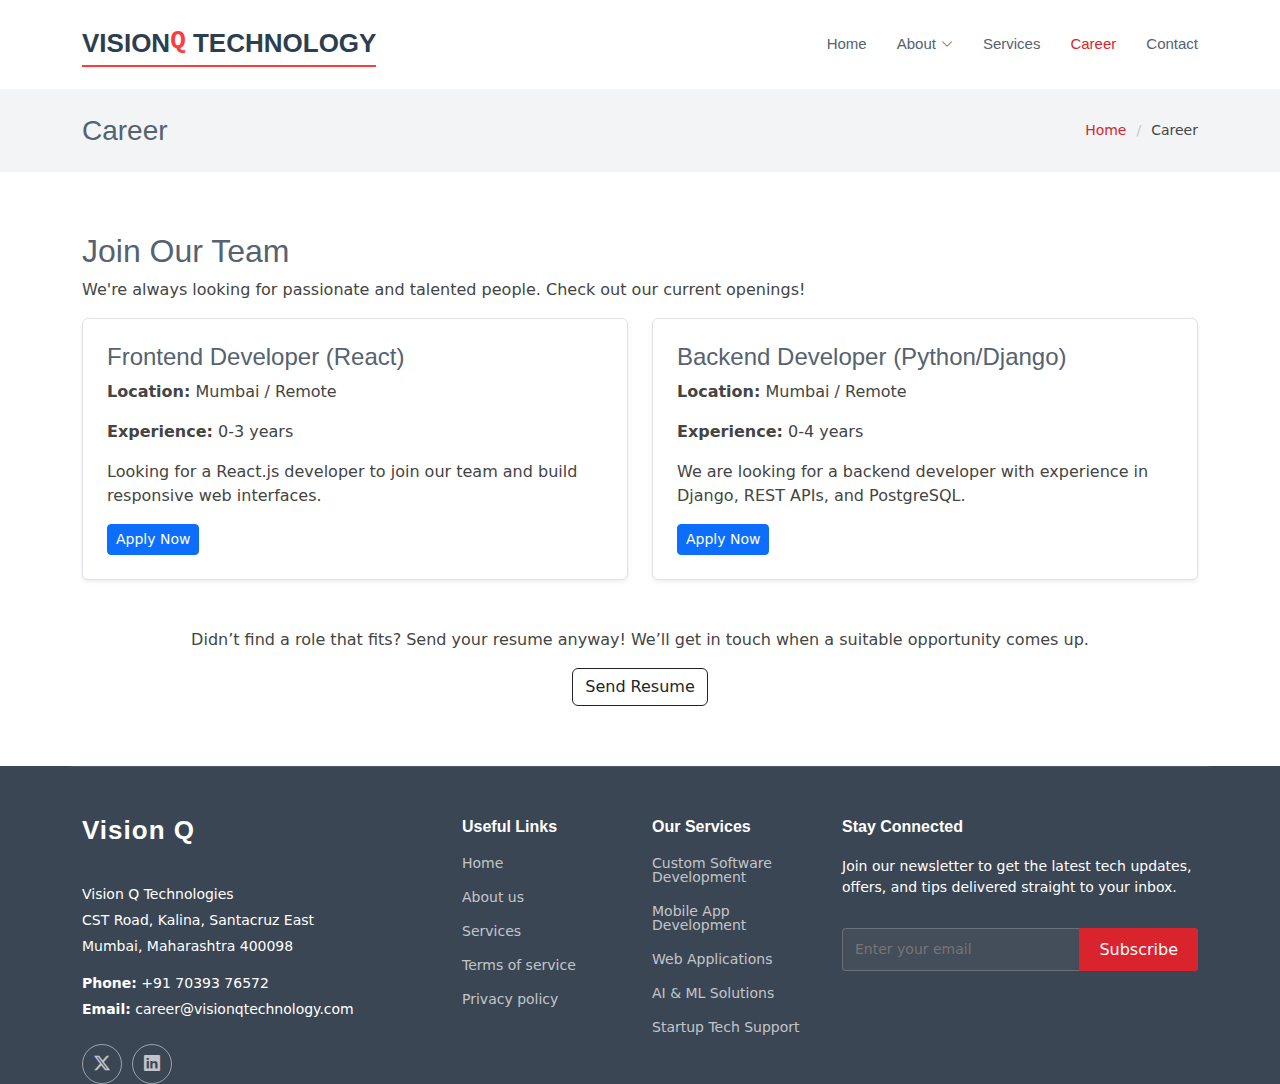
<file: Carear.html>
<!DOCTYPE html>
<html lang="en">

<head>
  <meta charset="utf-8">
  <meta content="width=device-width, initial-scale=1.0" name="viewport">
  <title>VisionQ Technology</title>
  <link href="assets/img/favicon.png" rel="icon">
  <link href="assets/vendor/bootstrap/css/bootstrap.min.css" rel="stylesheet">
  <link href="assets/vendor/bootstrap-icons/bootstrap-icons.css" rel="stylesheet">
  <link href="assets/vendor/aos/aos.css" rel="stylesheet">
  <link href="assets/css/main.css" rel="stylesheet">
</head>

<body class="team-page">

  <!-- Header -->
  <header id="header" class="header d-flex align-items-center sticky-top">
    <div class="container-fluid container-xl d-flex align-items-center">
      <a href="index.html" class="logo d-flex align-items-center me-auto">
        <!-- <h1 class="sitename">VisionQ Technology</h1> -->
        <h1 style="
        font-size: 26px;
        font-weight: 600;
        color: #2c3e50;
        margin: 0;
        padding: 0;
        font-family: 'Roboto', sans-serif;
        text-align: left;
        position: relative;
        display: inline-block;
      ">
        Vision<span style="font-family: 'Courier New', monospace; color: #ff3b3b; position: relative; top: -4px;">Q</span> Technology
        <span style="
          position: absolute;
          bottom: -6px;
          left: 0;
          width: 100%;
          height: 2px;
          background-color: #ff3b3b;
        "></span>
      </h1>
      </a>
      <nav id="navmenu" class="navmenu">
        <ul>
          <li><a href="index.html">Home</a></li>
          <li class="dropdown"><a href="#"><span>About</span> <i class="bi bi-chevron-down toggle-dropdown"></i></a>
            <ul>
              <li><a href="team.html">Team</a></li>
            </ul>
          </li>
          <li><a href="services.html">Services</a></li>
          <li><a href="Career.html" class="active">Career</a></li>
          <li><a href="contact.html">Contact</a></li>
        </ul>
        <i class="mobile-nav-toggle d-xl-none bi bi-list"></i>
      </nav>
    </div>
  </header>

  <!-- Main Content -->
  <main class="main">
    <div class="page-title light-background">
      <div class="container d-lg-flex justify-content-between align-items-center">
        <h1 class="mb-2 mb-lg-0">Career</h1>
        <nav class="breadcrumbs">
          <ol>
            <li><a href="index.html">Home</a></li>
            <li class="current">Career</li>
          </ol>
        </nav>
      </div>
    </div>

    <section id="career" class="section">
      <div class="container">
        <div class="section-header">
          <h2>Join Our Team</h2>
          <p>We're always looking for passionate and talented people. Check out our current openings!</p>
        </div>

        <div class="row gy-4">
          <!-- Job Position 1 -->
          <div class="col-lg-6">
            <div class="p-4 border rounded shadow-sm h-100">
              <h4>Frontend Developer (React)</h4>
              <p><strong>Location:</strong> Mumbai / Remote</p>
              <p><strong>Experience:</strong> 0-3 years</p>
              <p>Looking for a React.js developer to join our team and build responsive web interfaces.</p>
              <a href="mailto:career@visionqtechnology.com?subject=Frontend Developer Application" class="btn btn-primary btn-sm">Apply Now</a>
            </div>
          </div>

          <!-- Job Position 2 -->
          <div class="col-lg-6">
            <div class="p-4 border rounded shadow-sm h-100">
              <h4>Backend Developer (Python/Django)</h4>
              <p><strong>Location:</strong> Mumbai / Remote</p>
              <p><strong>Experience:</strong> 0-4 years</p>
              <p>We are looking for a backend developer with experience in Django, REST APIs, and PostgreSQL.</p>
              <a href="mailto:career@visionqtechnology.com?subject=Backend Developer Application" class="btn btn-primary btn-sm">Apply Now</a>
            </div>
          </div>
        </div>

        <div class="text-center mt-5">
          <p>Didn’t find a role that fits? Send your resume anyway! We’ll get in touch when a suitable opportunity comes up.</p>
          <a href="mailto:career@visionqtechnology.com?subject=General Application" class="btn btn-outline-dark">Send Resume</a>
        </div>
      </div>
    </section>
  </main>

  <footer id="footer" class="footer dark-background">

    <div class="container footer-top">
      <div class="row gy-4">
        <div class="col-lg-4 col-md-6 footer-about">
          <a href="index.html" class="logo d-flex align-items-center">
            <span class="sitename">Vision Q</span>
          </a>
          <div class="footer-contact pt-3">
            <p>Vision Q Technologies</p>
            <p>CST Road, Kalina, Santacruz East</p>
            <p>Mumbai, Maharashtra 400098</p>
            <p class="mt-3"><strong>Phone:</strong> <span>+91 70393 76572</span></p>
            <p><strong>Email:</strong> <span>career@visionqtechnology.com</span></p>
          </div>
          <div class="social-links d-flex mt-4">
            <a href="#"><i class="bi bi-twitter-x"></i></a>
            <!-- <a href="#"><i class="bi bi-facebook"></i></a> -->
            <!-- <a href="#"><i class="bi bi-instagram"></i></a> -->
            <a href="#"><i class="bi bi-linkedin"></i></a>
          </div>
        </div>
  
        <div class="col-lg-2 col-md-3 footer-links">
          <h4>Useful Links</h4>
          <ul>
            <li><a href="index.html">Home</a></li>
            <li><a href="about.html">About us</a></li>
            <li><a href="services.html">Services</a></li>
            <li><a href="#">Terms of service</a></li>
            <li><a href="#">Privacy policy</a></li>
          </ul>
        </div>
  
        <div class="col-lg-2 col-md-3 footer-links">
          <h4>Our Services</h4>
          <ul>
            <li><a href="#">Custom Software Development</a></li>
            <li><a href="#">Mobile App Development</a></li>
            <li><a href="#">Web Applications</a></li>
            <li><a href="#">AI & ML Solutions</a></li>
            <li><a href="#">Startup Tech Support</a></li>
          </ul>
        </div>
  
        <div class="col-lg-4 col-md-12 footer-newsletter">
          <h4>Stay Connected</h4>
          <p>Join our newsletter to get the latest tech updates, offers, and tips delivered straight to your inbox.</p>
          <form action="forms/newsletter.php" method="post" class="php-email-form">
            <div class="newsletter-form">
              <input type="email" name="email" placeholder="Enter your email" required>
              <input type="submit" value="Subscribe">
            </div>
            <div class="loading">Loading...</div>
            <div class="error-message"></div>
            <div class="sent-message">Thank you for subscribing!</div>
          </form>
        </div>
  
      </div>
    </div>
  
    
  
  </footer>

  <!-- Scripts -->
  <script src="assets/vendor/bootstrap/js/bootstrap.bundle.min.js"></script>
  <script src="assets/vendor/aos/aos.js"></script>
  <script src="assets/js/main.js"></script>
</body>

</html>
</file>
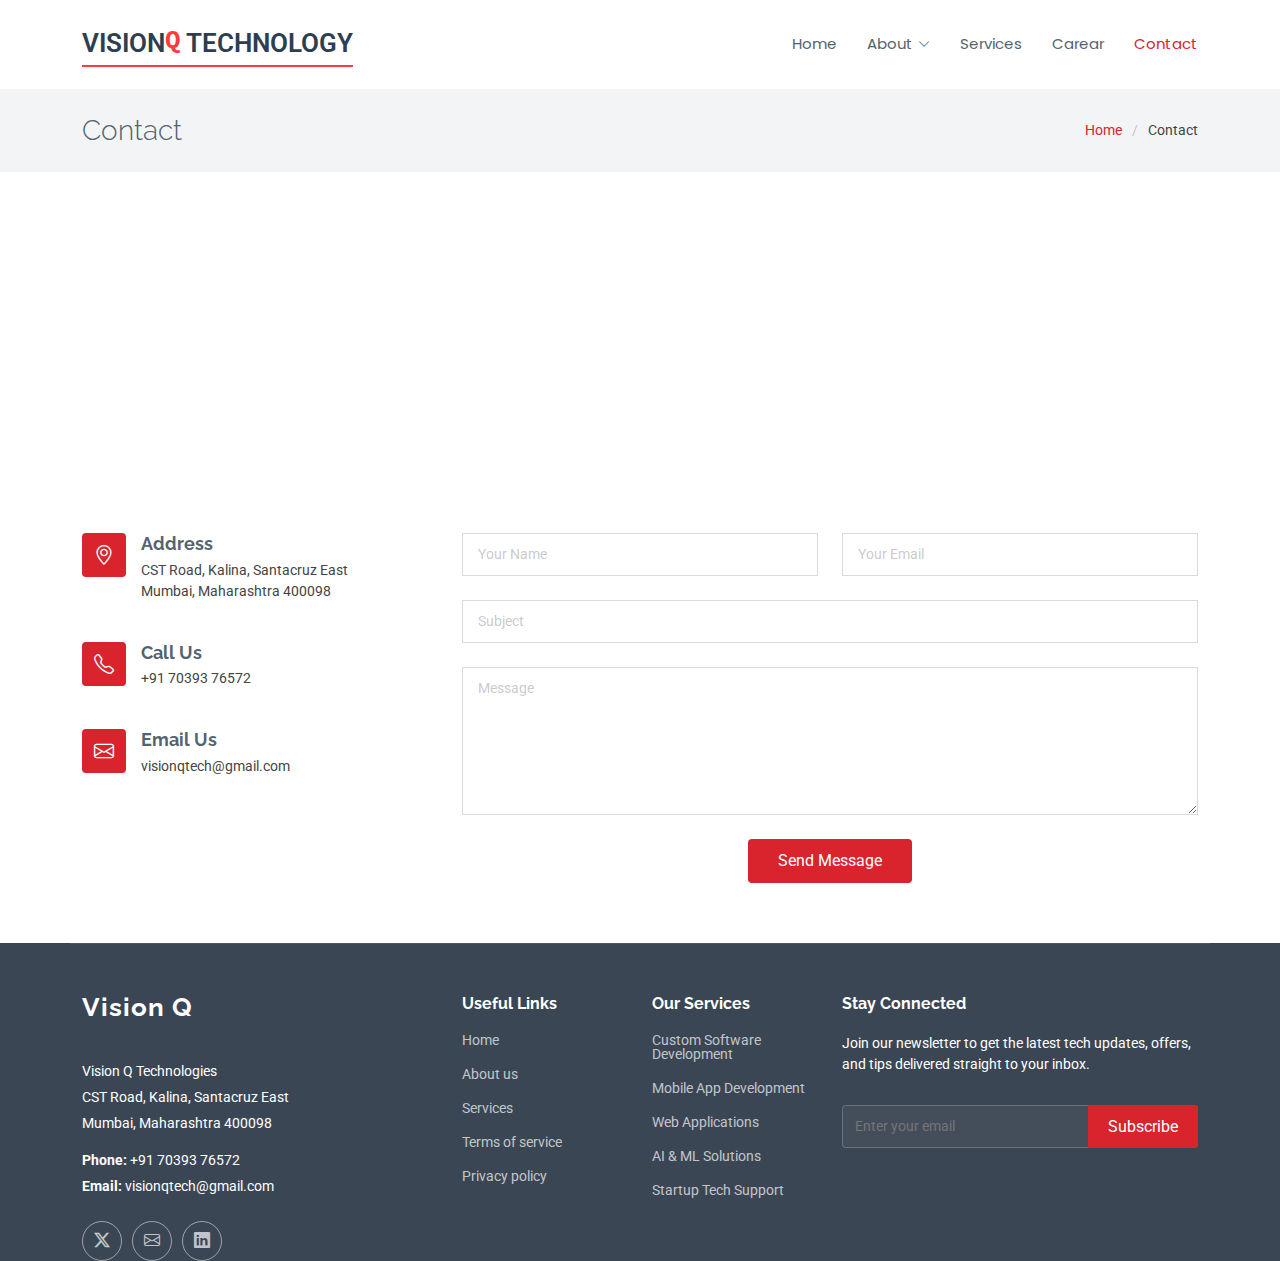
<file: contact.html>
<!DOCTYPE html>
<html lang="en">

<head>
  <meta charset="utf-8">
  <meta content="width=device-width, initial-scale=1.0" name="viewport">
  <title>VisionQ Technology</title>

  <meta name="description" content="">
  <meta name="keywords" content="">

  <!-- Favicons -->
  <link href="assets/img/favicon.png" rel="icon">
  <link href="assets/img/apple-touch-icon.png" rel="apple-touch-icon">

  <!-- Fonts -->
  <link href="https://fonts.googleapis.com" rel="preconnect">
  <link href="https://fonts.gstatic.com" rel="preconnect" crossorigin>
  <link href="https://fonts.googleapis.com/css2?family=Roboto:ital,wght@0,100;0,300;0,400;0,500;0,700;0,900;1,100;1,300;1,400;1,500;1,700;1,900&family=Poppins:ital,wght@0,100;0,200;0,300;0,400;0,500;0,600;0,700;0,800;0,900;1,100;1,200;1,300;1,400;1,500;1,600;1,700;1,800;1,900&family=Raleway:ital,wght@0,100;0,200;0,300;0,400;0,500;0,600;0,700;0,800;0,900;1,100;1,200;1,300;1,400;1,500;1,600;1,700;1,800;1,900&display=swap" rel="stylesheet">

  <!-- Vendor CSS Files -->
  <link href="assets/vendor/bootstrap/css/bootstrap.min.css" rel="stylesheet">
  <link href="assets/vendor/bootstrap-icons/bootstrap-icons.css" rel="stylesheet">
  <link href="assets/vendor/aos/aos.css" rel="stylesheet">
  <link href="assets/vendor/glightbox/css/glightbox.min.css" rel="stylesheet">
  <link href="assets/vendor/swiper/swiper-bundle.min.css" rel="stylesheet">

  <!-- Main CSS File -->
  <link href="assets/css/main.css" rel="stylesheet">

  <!-- =======================================================
  * Template Name: Sailor
  * Template URL: https://bootstrapmade.com/sailor-free-bootstrap-theme/
  * Updated: Aug 07 2024 with Bootstrap v5.3.3
  * Author: BootstrapMade.com
  * License: https://bootstrapmade.com/license/
  ======================================================== -->
</head>

<body class="contact-page">

  <header id="header" class="header d-flex align-items-center sticky-top">
    <div class="container-fluid container-xl position-relative d-flex align-items-center">

      <a href="index.html" class="logo d-flex align-items-center me-auto">
        <!-- Uncomment the line below if you also wish to use an image logo -->
        <!-- <img src="assets/img/logo.png" alt=""> -->
        <!-- <h1 class="sitename">VisionQ Technology</h1> -->
        <h1 style="
        font-size: 26px;
        font-weight: 600;
        color: #2c3e50;
        margin: 0;
        padding: 0;
        font-family: 'Roboto', sans-serif;
        text-align: left;
        position: relative;
        display: inline-block;
      ">
        Vision<span style="font-family: 'Courier New', monospace; color: #ff3b3b; position: relative; top: -4px;">Q</span> Technology
        <span style="
          position: absolute;
          bottom: -6px;
          left: 0;
          width: 100%;
          height: 2px;
          background-color: #ff3b3b;
        "></span>
      </h1>
      </a>

      <nav id="navmenu" class="navmenu">
        <ul>
          <li><a href="index.html">Home</a></li>
          <li class="dropdown"><a href="about.html"><span>About</span> <i class="bi bi-chevron-down toggle-dropdown"></i></a>
            <ul>
              <li><a href="team.html">Team</a></li>
              <!-- <li><a href="testimonials.html">Testimonials</a></li>
              <li class="dropdown"><a href="#"><span>Deep Dropdown</span> <i class="bi bi-chevron-down toggle-dropdown"></i></a>
                <ul>
                  <li><a href="#">Deep Dropdown 1</a></li>
                  <li><a href="#">Deep Dropdown 2</a></li>
                  <li><a href="#">Deep Dropdown 3</a></li>
                  <li><a href="#">Deep Dropdown 4</a></li>
                  <li><a href="#">Deep Dropdown 5</a></li>
                </ul>
              </li> -->
            </ul>
          </li>
          <li><a href="services.html">Services</a></li>
          <!-- <li><a href="portfolio.html">Portfolio</a></li>
          <li><a href="pricing.html">Pricing</a></li>
          <li><a href="blog.html">Blog</a></li> -->
          <li><a href="Carear.html">Carear</a></li>
          <li><a href="contact.html" class="active">Contact</a></li>
        </ul>
        <i class="mobile-nav-toggle d-xl-none bi bi-list"></i>
      </nav>

      <!-- <a class="btn-getstarted" href="about.html">Get Started</a> -->

    </div>
  </header>

  <main class="main">

    <!-- Page Title -->
    <div class="page-title light-background">
      <div class="container d-lg-flex justify-content-between align-items-center">
        <h1 class="mb-2 mb-lg-0">Contact</h1>
        <nav class="breadcrumbs">
          <ol>
            <li><a href="index.html">Home</a></li>
            <li class="current">Contact</li>
          </ol>
        </nav>
      </div>
    </div><!-- End Page Title -->

    <!-- Contact Section -->
    <section id="contact" class="contact section">
      <div class="container" data-aos="fade-up" data-aos-delay="100">
    
        <div class="mb-4" data-aos="fade-up" data-aos-delay="200">
          <iframe style="border:0; width: 100%; height: 270px;"
            src="https://www.google.com/maps?q=CST+Road,+Kalina,+Santacruz+East,+Mumbai,+Maharashtra+400098&output=embed"
            frameborder="0" allowfullscreen="" loading="lazy"
            referrerpolicy="no-referrer-when-downgrade"></iframe>
        </div><!-- End Google Maps -->
    
        <div class="row gy-4">
    
          <div class="col-lg-4">
            <div class="info-item d-flex" data-aos="fade-up" data-aos-delay="300">
              <i class="bi bi-geo-alt flex-shrink-0"></i>
              <div>
                <h3>Address</h3>
                <p>CST Road, Kalina, Santacruz East<br>Mumbai, Maharashtra 400098</p>
              </div>
            </div>
    
            <div class="info-item d-flex" data-aos="fade-up" data-aos-delay="400">
              <i class="bi bi-telephone flex-shrink-0"></i>
              <div>
                <h3>Call Us</h3>
                <p>+91 70393 76572</p>
              </div>
            </div>
    
            <div class="info-item d-flex" data-aos="fade-up" data-aos-delay="500">
              <i class="bi bi-envelope flex-shrink-0"></i>
              <div>
                <h3>Email Us</h3>
                <p>visionqtech@gmail.com</p>
              </div>
            </div>
          </div>
    
          <div class="col-lg-8">
            <form action="forms/contact.php" method="post" class="php-email-form" data-aos="fade-up" data-aos-delay="200">
              <div class="row gy-4">
                <div class="col-md-6">
                  <input type="text" name="name" class="form-control" placeholder="Your Name" required="">
                </div>
                <div class="col-md-6 ">
                  <input type="email" class="form-control" name="email" placeholder="Your Email" required="">
                </div>
                <div class="col-md-12">
                  <input type="text" class="form-control" name="subject" placeholder="Subject" required="">
                </div>
                <div class="col-md-12">
                  <textarea class="form-control" name="message" rows="6" placeholder="Message" required=""></textarea>
                </div>
                <div class="col-md-12 text-center">
                  <div class="loading">Loading</div>
                  <div class="error-message"></div>
                  <div class="sent-message">Your message has been sent. Thank you!</div>
                  <button type="submit">Send Message</button>
                </div>
              </div>
            </form>
          </div><!-- End Contact Form -->
    
        </div>
      </div>
    </section><!-- /Contact Section -->
    
  </main>

  <footer id="footer" class="footer dark-background">

    <div class="container footer-top">
      <div class="row gy-4">
        <div class="col-lg-4 col-md-6 footer-about">
          <a href="index.html" class="logo d-flex align-items-center">
            <span class="sitename">Vision Q</span>
          </a>
          <div class="footer-contact pt-3">
            <p>Vision Q Technologies</p>
            <p>CST Road, Kalina, Santacruz East</p>
            <p>Mumbai, Maharashtra 400098</p>
            <p class="mt-3"><strong>Phone:</strong> <span>+91 70393 76572</span></p>
            <p><strong>Email:</strong> <span>visionqtech@gmail.com</span></p>
          </div>
          <div class="social-links d-flex mt-4">
            <a href="#"><i class="bi bi-twitter-x"></i></a>
            <a href="visionqtech@gmail.com"><i class="bi bi-envelope"></i></a>
            <!-- <a href="#"><i class="bi bi-instagram"></i></a> -->
            <a href="https://www.linkedin.com/in/amol-dive-25a501258/"><i class="bi bi-linkedin"></i></a>
          </div>
        </div>
  
        <div class="col-lg-2 col-md-3 footer-links">
          <h4>Useful Links</h4>
          <ul>
            <li><a href="index.html">Home</a></li>
            <li><a href="about.html">About us</a></li>
            <li><a href="services.html">Services</a></li>
            <li><a href="#">Terms of service</a></li>
            <li><a href="#">Privacy policy</a></li>
          </ul>
        </div>
  
        <div class="col-lg-2 col-md-3 footer-links">
          <h4>Our Services</h4>
          <ul>
            <li><a href="#">Custom Software Development</a></li>
            <li><a href="#">Mobile App Development</a></li>
            <li><a href="#">Web Applications</a></li>
            <li><a href="#">AI & ML Solutions</a></li>
            <li><a href="#">Startup Tech Support</a></li>
          </ul>
        </div>
  
        <div class="col-lg-4 col-md-12 footer-newsletter">
          <h4>Stay Connected</h4>
          <p>Join our newsletter to get the latest tech updates, offers, and tips delivered straight to your inbox.</p>
          <form action="forms/newsletter.php" method="post" class="php-email-form">
            <div class="newsletter-form">
              <input type="email" name="email" placeholder="Enter your email" required>
              <input type="submit" value="Subscribe">
            </div>
            <div class="loading">Loading...</div>
            <div class="error-message"></div>
            <div class="sent-message">Thank you for subscribing!</div>
          </form>
        </div>
  
      </div>
    </div>
  
    
  
  </footer>

  <!-- Scroll Top -->
  <a href="#" id="scroll-top" class="scroll-top d-flex align-items-center justify-content-center"><i class="bi bi-arrow-up-short"></i></a>

  <!-- Preloader -->
  <div id="preloader"></div>

  <!-- Vendor JS Files -->
  <script src="assets/vendor/bootstrap/js/bootstrap.bundle.min.js"></script>
  <script src="assets/vendor/php-email-form/validate.js"></script>
  <script src="assets/vendor/aos/aos.js"></script>
  <script src="assets/vendor/glightbox/js/glightbox.min.js"></script>
  <script src="assets/vendor/imagesloaded/imagesloaded.pkgd.min.js"></script>
  <script src="assets/vendor/isotope-layout/isotope.pkgd.min.js"></script>
  <script src="assets/vendor/purecounter/purecounter_vanilla.js"></script>
  <script src="assets/vendor/waypoints/noframework.waypoints.js"></script>
  <script src="assets/vendor/swiper/swiper-bundle.min.js"></script>

  <!-- Main JS File -->
  <script src="assets/js/main.js"></script>

</body>

</html>
</file>
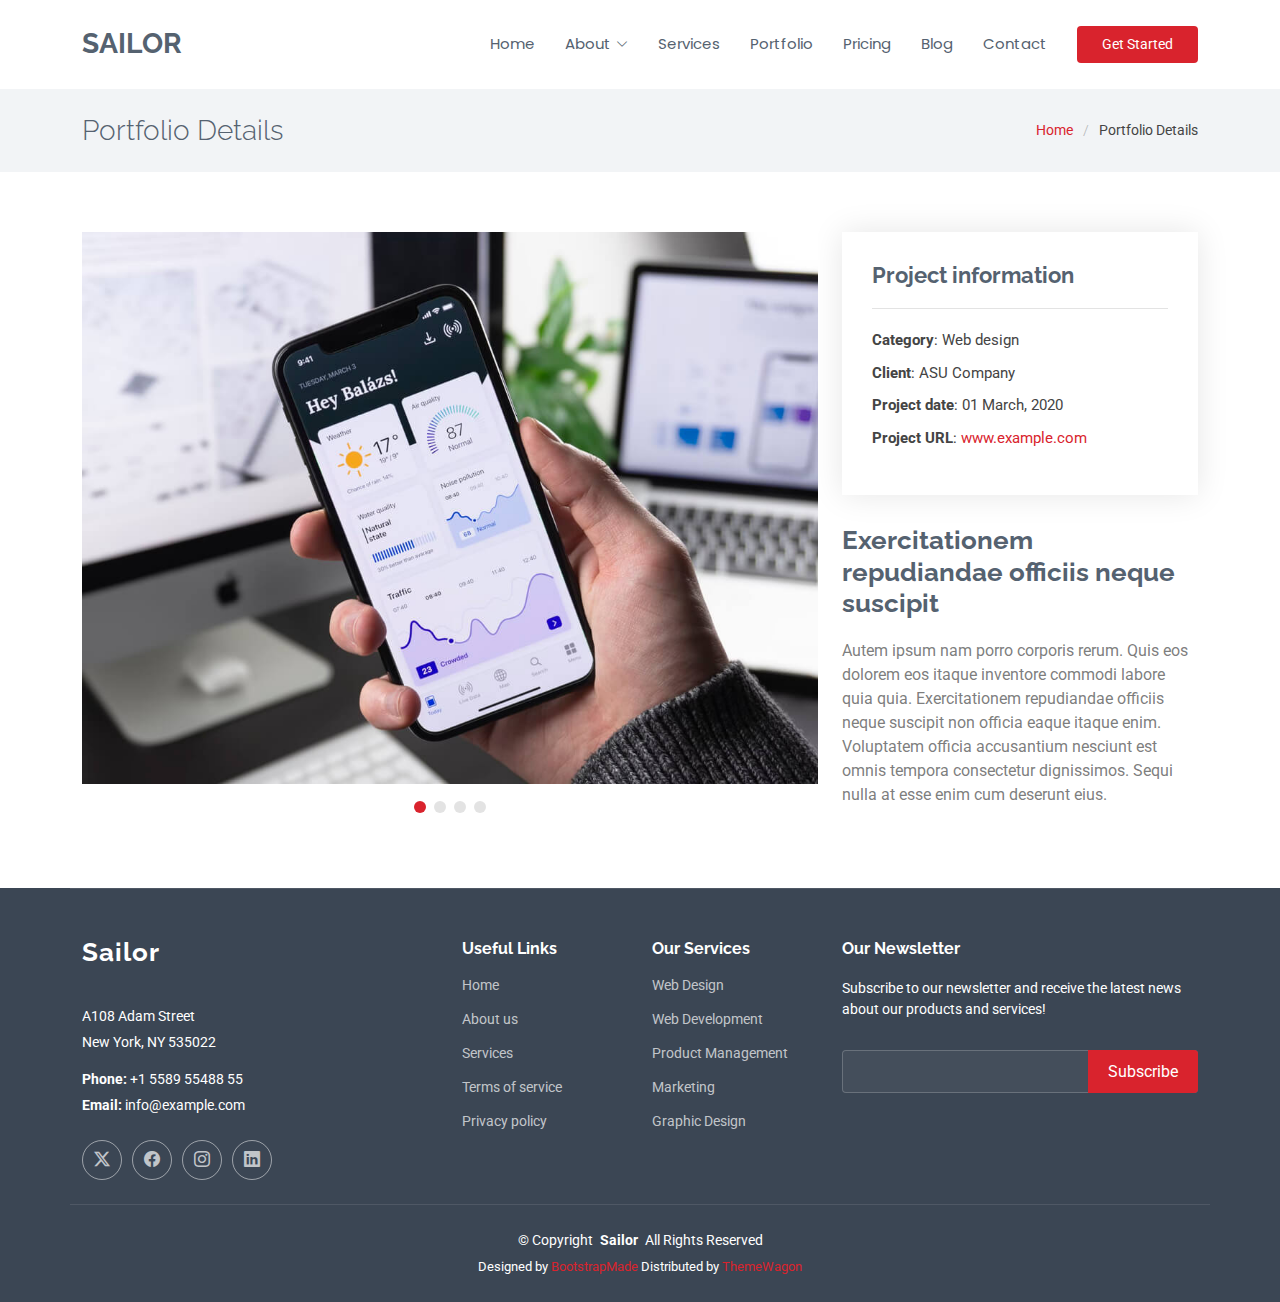
<file: portfolio-details.html>
<!DOCTYPE html>
<html lang="en">

<head>
  <meta charset="utf-8">
  <meta content="width=device-width, initial-scale=1.0" name="viewport">
  <title>Vision Q</title>

  <meta name="description" content="">
  <meta name="keywords" content="">

  <!-- Favicons -->
  <link href="assets/img/favicon.png" rel="icon">
  <link href="assets/img/apple-touch-icon.png" rel="apple-touch-icon">

  <!-- Fonts -->
  <link href="https://fonts.googleapis.com" rel="preconnect">
  <link href="https://fonts.gstatic.com" rel="preconnect" crossorigin>
  <link href="https://fonts.googleapis.com/css2?family=Roboto:ital,wght@0,100;0,300;0,400;0,500;0,700;0,900;1,100;1,300;1,400;1,500;1,700;1,900&family=Poppins:ital,wght@0,100;0,200;0,300;0,400;0,500;0,600;0,700;0,800;0,900;1,100;1,200;1,300;1,400;1,500;1,600;1,700;1,800;1,900&family=Raleway:ital,wght@0,100;0,200;0,300;0,400;0,500;0,600;0,700;0,800;0,900;1,100;1,200;1,300;1,400;1,500;1,600;1,700;1,800;1,900&display=swap" rel="stylesheet">

  <!-- Vendor CSS Files -->
  <link href="assets/vendor/bootstrap/css/bootstrap.min.css" rel="stylesheet">
  <link href="assets/vendor/bootstrap-icons/bootstrap-icons.css" rel="stylesheet">
  <link href="assets/vendor/aos/aos.css" rel="stylesheet">
  <link href="assets/vendor/glightbox/css/glightbox.min.css" rel="stylesheet">
  <link href="assets/vendor/swiper/swiper-bundle.min.css" rel="stylesheet">

  <!-- Main CSS File -->
  <link href="assets/css/main.css" rel="stylesheet">

  <!-- =======================================================
  * Template Name: Sailor
  * Template URL: https://bootstrapmade.com/sailor-free-bootstrap-theme/
  * Updated: Aug 07 2024 with Bootstrap v5.3.3
  * Author: BootstrapMade.com
  * License: https://bootstrapmade.com/license/
  ======================================================== -->
</head>

<body class="portfolio-details-page">

  <header id="header" class="header d-flex align-items-center sticky-top">
    <div class="container-fluid container-xl position-relative d-flex align-items-center">

      <a href="index.html" class="logo d-flex align-items-center me-auto">
        <!-- Uncomment the line below if you also wish to use an image logo -->
        <!-- <img src="assets/img/logo.png" alt=""> -->
        <h1 class="sitename">Sailor</h1>
      </a>

      <nav id="navmenu" class="navmenu">
        <ul>
          <li><a href="#hero">Home</a></li>
          <li class="dropdown"><a href="about.html"><span>About</span> <i class="bi bi-chevron-down toggle-dropdown"></i></a>
            <ul>
              <li><a href="team.html">Team</a></li>
              <li><a href="testimonials.html">Testimonials</a></li>
              <li class="dropdown"><a href="#"><span>Deep Dropdown</span> <i class="bi bi-chevron-down toggle-dropdown"></i></a>
                <ul>
                  <li><a href="#">Deep Dropdown 1</a></li>
                  <li><a href="#">Deep Dropdown 2</a></li>
                  <li><a href="#">Deep Dropdown 3</a></li>
                  <li><a href="#">Deep Dropdown 4</a></li>
                  <li><a href="#">Deep Dropdown 5</a></li>
                </ul>
              </li>
            </ul>
          </li>
          <li><a href="services.html">Services</a></li>
          <li><a href="portfolio.html">Portfolio</a></li>
          <li><a href="pricing.html">Pricing</a></li>
          <li><a href="blog.html">Blog</a></li>
          <li><a href="contact.html">Contact</a></li>
        </ul>
        <i class="mobile-nav-toggle d-xl-none bi bi-list"></i>
      </nav>

      <a class="btn-getstarted" href="about.html">Get Started</a>

    </div>
  </header>

  <main class="main">

    <!-- Page Title -->
    <div class="page-title light-background">
      <div class="container d-lg-flex justify-content-between align-items-center">
        <h1 class="mb-2 mb-lg-0">Portfolio Details</h1>
        <nav class="breadcrumbs">
          <ol>
            <li><a href="index.html">Home</a></li>
            <li class="current">Portfolio Details</li>
          </ol>
        </nav>
      </div>
    </div><!-- End Page Title -->

    <!-- Portfolio Details Section -->
    <section id="portfolio-details" class="portfolio-details section">

      <div class="container" data-aos="fade-up" data-aos-delay="100">

        <div class="row gy-4">

          <div class="col-lg-8">
            <div class="portfolio-details-slider swiper init-swiper">

              <script type="application/json" class="swiper-config">
                {
                  "loop": true,
                  "speed": 600,
                  "autoplay": {
                    "delay": 5000
                  },
                  "slidesPerView": "auto",
                  "pagination": {
                    "el": ".swiper-pagination",
                    "type": "bullets",
                    "clickable": true
                  }
                }
              </script>

              <div class="swiper-wrapper align-items-center">

                <div class="swiper-slide">
                  <img src="assets/img/portfolio/app-1.jpg" alt="">
                </div>

                <div class="swiper-slide">
                  <img src="assets/img/portfolio/product-1.jpg" alt="">
                </div>

                <div class="swiper-slide">
                  <img src="assets/img/portfolio/branding-1.jpg" alt="">
                </div>

                <div class="swiper-slide">
                  <img src="assets/img/portfolio/books-1.jpg" alt="">
                </div>

              </div>
              <div class="swiper-pagination"></div>
            </div>
          </div>

          <div class="col-lg-4">
            <div class="portfolio-info" data-aos="fade-up" data-aos-delay="200">
              <h3>Project information</h3>
              <ul>
                <li><strong>Category</strong>: Web design</li>
                <li><strong>Client</strong>: ASU Company</li>
                <li><strong>Project date</strong>: 01 March, 2020</li>
                <li><strong>Project URL</strong>: <a href="#">www.example.com</a></li>
              </ul>
            </div>
            <div class="portfolio-description" data-aos="fade-up" data-aos-delay="300">
              <h2>Exercitationem repudiandae officiis neque suscipit</h2>
              <p>
                Autem ipsum nam porro corporis rerum. Quis eos dolorem eos itaque inventore commodi labore quia quia. Exercitationem repudiandae officiis neque suscipit non officia eaque itaque enim. Voluptatem officia accusantium nesciunt est omnis tempora consectetur dignissimos. Sequi nulla at esse enim cum deserunt eius.
              </p>
            </div>
          </div>

        </div>

      </div>

    </section><!-- /Portfolio Details Section -->

  </main>

  <footer id="footer" class="footer dark-background">

    <div class="container footer-top">
      <div class="row gy-4">
        <div class="col-lg-4 col-md-6 footer-about">
          <a href="index.html" class="logo d-flex align-items-center">
            <span class="sitename">Sailor</span>
          </a>
          <div class="footer-contact pt-3">
            <p>A108 Adam Street</p>
            <p>New York, NY 535022</p>
            <p class="mt-3"><strong>Phone:</strong> <span>+1 5589 55488 55</span></p>
            <p><strong>Email:</strong> <span>info@example.com</span></p>
          </div>
          <div class="social-links d-flex mt-4">
            <a href=""><i class="bi bi-twitter-x"></i></a>
            <a href=""><i class="bi bi-facebook"></i></a>
            <a href=""><i class="bi bi-instagram"></i></a>
            <a href=""><i class="bi bi-linkedin"></i></a>
          </div>
        </div>

        <div class="col-lg-2 col-md-3 footer-links">
          <h4>Useful Links</h4>
          <ul>
            <li><a href="#">Home</a></li>
            <li><a href="#">About us</a></li>
            <li><a href="#">Services</a></li>
            <li><a href="#">Terms of service</a></li>
            <li><a href="#">Privacy policy</a></li>
          </ul>
        </div>

        <div class="col-lg-2 col-md-3 footer-links">
          <h4>Our Services</h4>
          <ul>
            <li><a href="#">Web Design</a></li>
            <li><a href="#">Web Development</a></li>
            <li><a href="#">Product Management</a></li>
            <li><a href="#">Marketing</a></li>
            <li><a href="#">Graphic Design</a></li>
          </ul>
        </div>

        <div class="col-lg-4 col-md-12 footer-newsletter">
          <h4>Our Newsletter</h4>
          <p>Subscribe to our newsletter and receive the latest news about our products and services!</p>
          <form action="forms/newsletter.php" method="post" class="php-email-form">
            <div class="newsletter-form"><input type="email" name="email"><input type="submit" value="Subscribe"></div>
            <div class="loading">Loading</div>
            <div class="error-message"></div>
            <div class="sent-message">Your subscription request has been sent. Thank you!</div>
          </form>
        </div>

      </div>
    </div>

    <div class="container copyright text-center mt-4">
      <p>© <span>Copyright</span> <strong class="px-1 sitename">Sailor</strong> <span>All Rights Reserved</span></p>
      <div class="credits">
        <!-- All the links in the footer should remain intact. -->
        <!-- You can delete the links only if you've purchased the pro version. -->
        <!-- Licensing information: https://bootstrapmade.com/license/ -->
        <!-- Purchase the pro version with working PHP/AJAX contact form: [buy-url] -->
        Designed by <a href="https://bootstrapmade.com/">BootstrapMade</a> Distributed by <a href=“https://themewagon.com>ThemeWagon
      </div>
    </div>

  </footer>

  <!-- Scroll Top -->
  <a href="#" id="scroll-top" class="scroll-top d-flex align-items-center justify-content-center"><i class="bi bi-arrow-up-short"></i></a>

  <!-- Preloader -->
  <div id="preloader"></div>

  <!-- Vendor JS Files -->
  <script src="assets/vendor/bootstrap/js/bootstrap.bundle.min.js"></script>
  <script src="assets/vendor/php-email-form/validate.js"></script>
  <script src="assets/vendor/aos/aos.js"></script>
  <script src="assets/vendor/glightbox/js/glightbox.min.js"></script>
  <script src="assets/vendor/imagesloaded/imagesloaded.pkgd.min.js"></script>
  <script src="assets/vendor/isotope-layout/isotope.pkgd.min.js"></script>
  <script src="assets/vendor/purecounter/purecounter_vanilla.js"></script>
  <script src="assets/vendor/waypoints/noframework.waypoints.js"></script>
  <script src="assets/vendor/swiper/swiper-bundle.min.js"></script>

  <!-- Main JS File -->
  <script src="assets/js/main.js"></script>

</body>

</html>
</file>
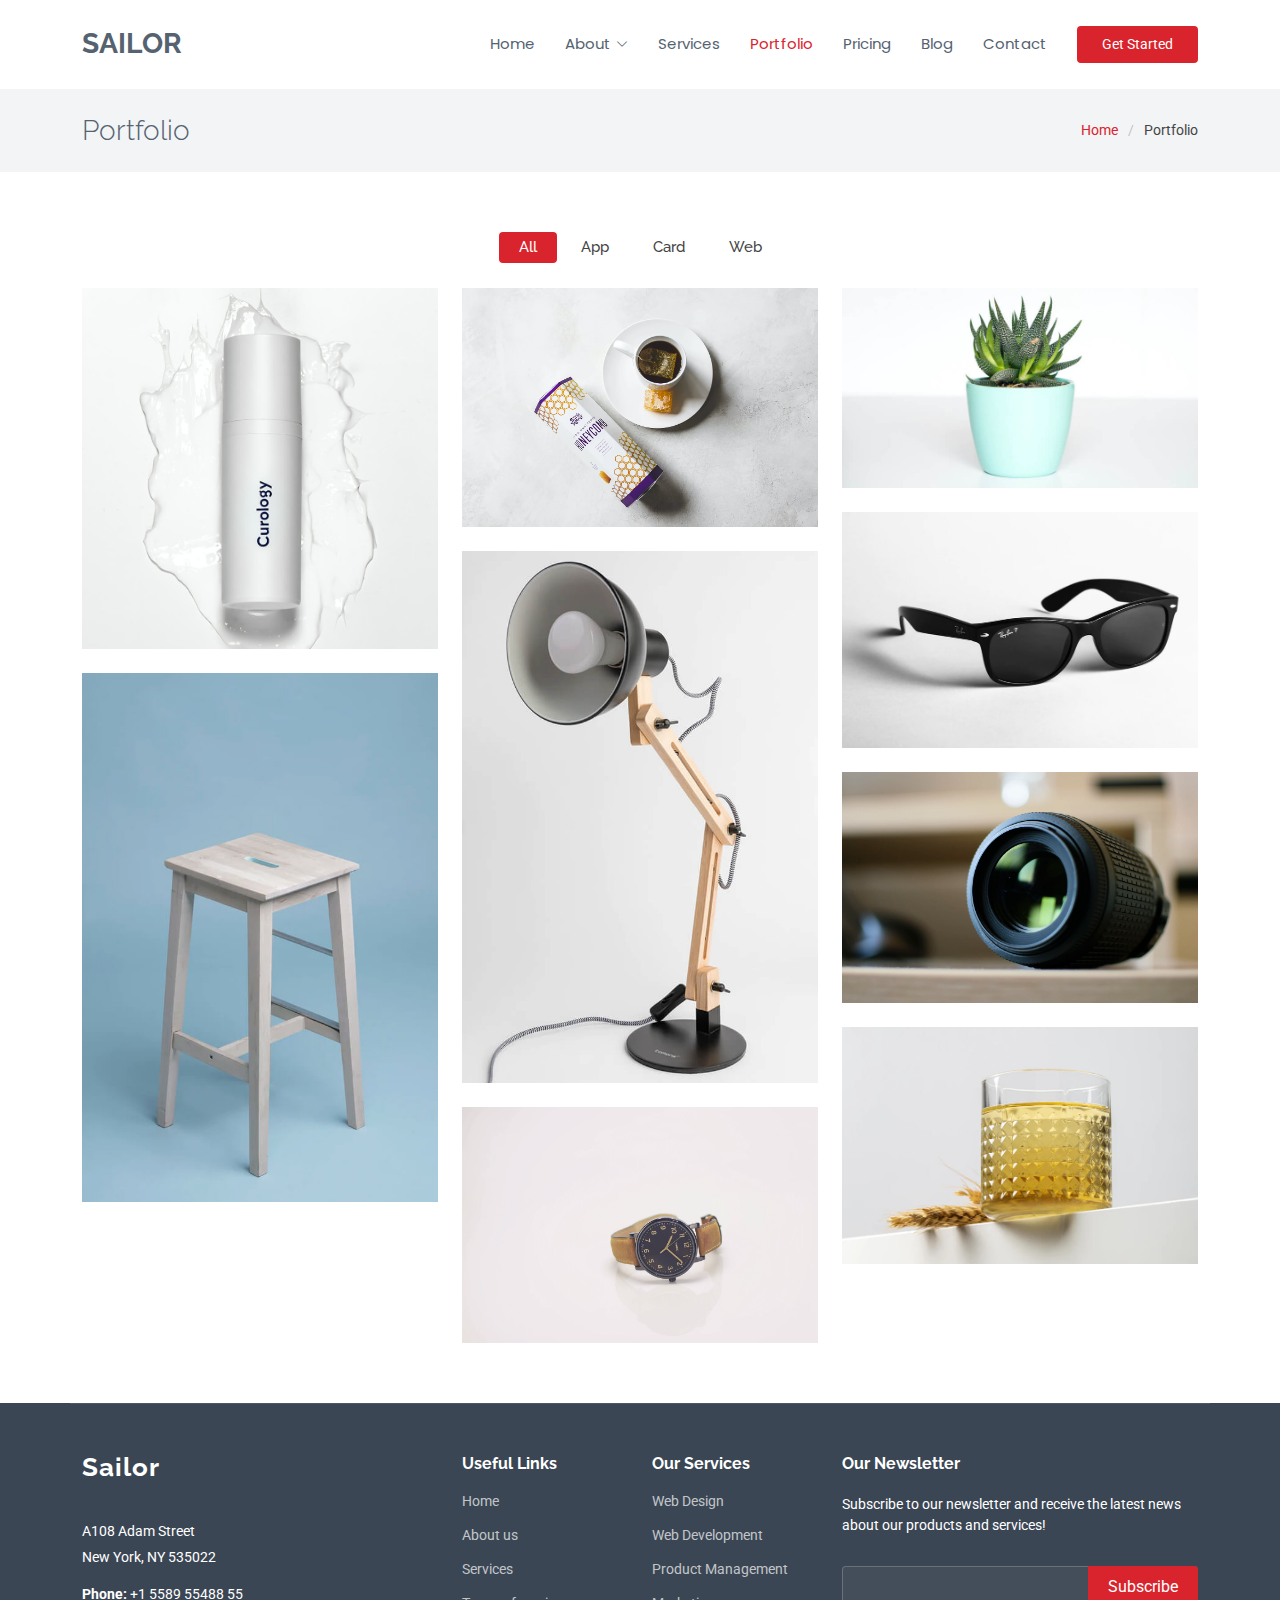
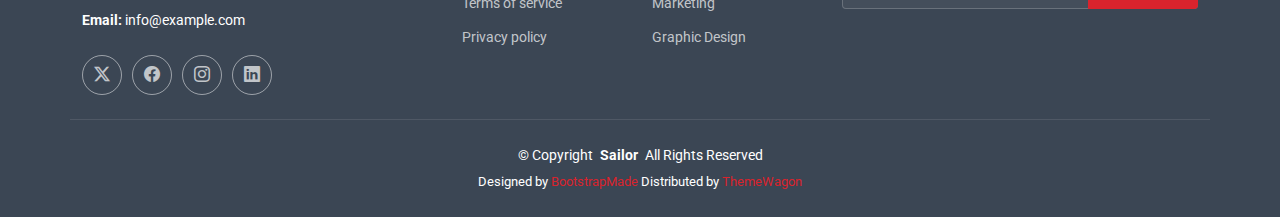
<file: portfolio.html>
<!DOCTYPE html>
<html lang="en">

<head>
  <meta charset="utf-8">
  <meta content="width=device-width, initial-scale=1.0" name="viewport">
  <title>Portfolio - Sailor Bootstrap Template</title>
  <meta name="description" content="">
  <meta name="keywords" content="">

  <!-- Favicons -->
  <link href="assets/img/favicon.png" rel="icon">
  <link href="assets/img/apple-touch-icon.png" rel="apple-touch-icon">

  <!-- Fonts -->
  <link href="https://fonts.googleapis.com" rel="preconnect">
  <link href="https://fonts.gstatic.com" rel="preconnect" crossorigin>
  <link href="https://fonts.googleapis.com/css2?family=Roboto:ital,wght@0,100;0,300;0,400;0,500;0,700;0,900;1,100;1,300;1,400;1,500;1,700;1,900&family=Poppins:ital,wght@0,100;0,200;0,300;0,400;0,500;0,600;0,700;0,800;0,900;1,100;1,200;1,300;1,400;1,500;1,600;1,700;1,800;1,900&family=Raleway:ital,wght@0,100;0,200;0,300;0,400;0,500;0,600;0,700;0,800;0,900;1,100;1,200;1,300;1,400;1,500;1,600;1,700;1,800;1,900&display=swap" rel="stylesheet">

  <!-- Vendor CSS Files -->
  <link href="assets/vendor/bootstrap/css/bootstrap.min.css" rel="stylesheet">
  <link href="assets/vendor/bootstrap-icons/bootstrap-icons.css" rel="stylesheet">
  <link href="assets/vendor/aos/aos.css" rel="stylesheet">
  <link href="assets/vendor/glightbox/css/glightbox.min.css" rel="stylesheet">
  <link href="assets/vendor/swiper/swiper-bundle.min.css" rel="stylesheet">

  <!-- Main CSS File -->
  <link href="assets/css/main.css" rel="stylesheet">

  <!-- =======================================================
  * Template Name: Sailor
  * Template URL: https://bootstrapmade.com/sailor-free-bootstrap-theme/
  * Updated: Aug 07 2024 with Bootstrap v5.3.3
  * Author: BootstrapMade.com
  * License: https://bootstrapmade.com/license/
  ======================================================== -->
</head>

<body class="portfolio-page">

  <header id="header" class="header d-flex align-items-center sticky-top">
    <div class="container-fluid container-xl position-relative d-flex align-items-center">

      <a href="index.html" class="logo d-flex align-items-center me-auto">
        <!-- Uncomment the line below if you also wish to use an image logo -->
        <!-- <img src="assets/img/logo.png" alt=""> -->
        <h1 class="sitename">Sailor</h1>
      </a>

      <nav id="navmenu" class="navmenu">
        <ul>
          <li><a href="#hero">Home</a></li>
          <li class="dropdown"><a href="about.html"><span>About</span> <i class="bi bi-chevron-down toggle-dropdown"></i></a>
            <ul>
              <li><a href="team.html">Team</a></li>
              <li><a href="testimonials.html">Testimonials</a></li>
              <li class="dropdown"><a href="#"><span>Deep Dropdown</span> <i class="bi bi-chevron-down toggle-dropdown"></i></a>
                <ul>
                  <li><a href="#">Deep Dropdown 1</a></li>
                  <li><a href="#">Deep Dropdown 2</a></li>
                  <li><a href="#">Deep Dropdown 3</a></li>
                  <li><a href="#">Deep Dropdown 4</a></li>
                  <li><a href="#">Deep Dropdown 5</a></li>
                </ul>
              </li>
            </ul>
          </li>
          <li><a href="services.html">Services</a></li>
          <li><a href="portfolio.html" class="active">Portfolio</a></li>
          <li><a href="pricing.html">Pricing</a></li>
          <li><a href="blog.html">Blog</a></li>
          <li><a href="contact.html">Contact</a></li>
        </ul>
        <i class="mobile-nav-toggle d-xl-none bi bi-list"></i>
      </nav>

      <a class="btn-getstarted" href="about.html">Get Started</a>

    </div>
  </header>

  <main class="main">

    <!-- Page Title -->
    <div class="page-title light-background">
      <div class="container d-lg-flex justify-content-between align-items-center">
        <h1 class="mb-2 mb-lg-0">Portfolio</h1>
        <nav class="breadcrumbs">
          <ol>
            <li><a href="index.html">Home</a></li>
            <li class="current">Portfolio</li>
          </ol>
        </nav>
      </div>
    </div><!-- End Page Title -->

    <!-- Portfolio Section -->
    <section id="portfolio" class="portfolio section">

      <div class="container">

        <div class="isotope-layout" data-default-filter="*" data-layout="masonry" data-sort="original-order">

          <ul class="portfolio-filters isotope-filters" data-aos="fade-up" data-aos-delay="100">
            <li data-filter="*" class="filter-active">All</li>
            <li data-filter=".filter-app">App</li>
            <li data-filter=".filter-product">Card</li>
            <li data-filter=".filter-branding">Web</li>
          </ul><!-- End Portfolio Filters -->

          <div class="row gy-4 isotope-container" data-aos="fade-up" data-aos-delay="200">

            <div class="col-lg-4 col-md-6 portfolio-item isotope-item filter-app">
              <img src="assets/img/masonry-portfolio/masonry-portfolio-1.jpg" class="img-fluid" alt="">
              <div class="portfolio-info">
                <h4>App 1</h4>
                <p>Lorem ipsum, dolor sit</p>
                <a href="assets/img/masonry-portfolio/masonry-portfolio-1.jpg" title="App 1" data-gallery="portfolio-gallery-app" class="glightbox preview-link"><i class="bi bi-zoom-in"></i></a>
                <a href="portfolio-details.html" title="More Details" class="details-link"><i class="bi bi-link-45deg"></i></a>
              </div>
            </div><!-- End Portfolio Item -->

            <div class="col-lg-4 col-md-6 portfolio-item isotope-item filter-product">
              <img src="assets/img/masonry-portfolio/masonry-portfolio-2.jpg" class="img-fluid" alt="">
              <div class="portfolio-info">
                <h4>Product 1</h4>
                <p>Lorem ipsum, dolor sit</p>
                <a href="assets/img/masonry-portfolio/masonry-portfolio-2.jpg" title="Product 1" data-gallery="portfolio-gallery-product" class="glightbox preview-link"><i class="bi bi-zoom-in"></i></a>
                <a href="portfolio-details.html" title="More Details" class="details-link"><i class="bi bi-link-45deg"></i></a>
              </div>
            </div><!-- End Portfolio Item -->

            <div class="col-lg-4 col-md-6 portfolio-item isotope-item filter-branding">
              <img src="assets/img/masonry-portfolio/masonry-portfolio-3.jpg" class="img-fluid" alt="">
              <div class="portfolio-info">
                <h4>Branding 1</h4>
                <p>Lorem ipsum, dolor sit</p>
                <a href="assets/img/masonry-portfolio/masonry-portfolio-3.jpg" title="Branding 1" data-gallery="portfolio-gallery-branding" class="glightbox preview-link"><i class="bi bi-zoom-in"></i></a>
                <a href="portfolio-details.html" title="More Details" class="details-link"><i class="bi bi-link-45deg"></i></a>
              </div>
            </div><!-- End Portfolio Item -->

            <div class="col-lg-4 col-md-6 portfolio-item isotope-item filter-app">
              <img src="assets/img/masonry-portfolio/masonry-portfolio-4.jpg" class="img-fluid" alt="">
              <div class="portfolio-info">
                <h4>App 2</h4>
                <p>Lorem ipsum, dolor sit</p>
                <a href="assets/img/masonry-portfolio/masonry-portfolio-4.jpg" title="App 2" data-gallery="portfolio-gallery-app" class="glightbox preview-link"><i class="bi bi-zoom-in"></i></a>
                <a href="portfolio-details.html" title="More Details" class="details-link"><i class="bi bi-link-45deg"></i></a>
              </div>
            </div><!-- End Portfolio Item -->

            <div class="col-lg-4 col-md-6 portfolio-item isotope-item filter-product">
              <img src="assets/img/masonry-portfolio/masonry-portfolio-5.jpg" class="img-fluid" alt="">
              <div class="portfolio-info">
                <h4>Product 2</h4>
                <p>Lorem ipsum, dolor sit</p>
                <a href="assets/img/masonry-portfolio/masonry-portfolio-5.jpg" title="Product 2" data-gallery="portfolio-gallery-product" class="glightbox preview-link"><i class="bi bi-zoom-in"></i></a>
                <a href="portfolio-details.html" title="More Details" class="details-link"><i class="bi bi-link-45deg"></i></a>
              </div>
            </div><!-- End Portfolio Item -->

            <div class="col-lg-4 col-md-6 portfolio-item isotope-item filter-branding">
              <img src="assets/img/masonry-portfolio/masonry-portfolio-6.jpg" class="img-fluid" alt="">
              <div class="portfolio-info">
                <h4>Branding 2</h4>
                <p>Lorem ipsum, dolor sit</p>
                <a href="assets/img/masonry-portfolio/masonry-portfolio-6.jpg" title="Branding 2" data-gallery="portfolio-gallery-branding" class="glightbox preview-link"><i class="bi bi-zoom-in"></i></a>
                <a href="portfolio-details.html" title="More Details" class="details-link"><i class="bi bi-link-45deg"></i></a>
              </div>
            </div><!-- End Portfolio Item -->

            <div class="col-lg-4 col-md-6 portfolio-item isotope-item filter-app">
              <img src="assets/img/masonry-portfolio/masonry-portfolio-7.jpg" class="img-fluid" alt="">
              <div class="portfolio-info">
                <h4>App 3</h4>
                <p>Lorem ipsum, dolor sit</p>
                <a href="assets/img/masonry-portfolio/masonry-portfolio-7.jpg" title="App 3" data-gallery="portfolio-gallery-app" class="glightbox preview-link"><i class="bi bi-zoom-in"></i></a>
                <a href="portfolio-details.html" title="More Details" class="details-link"><i class="bi bi-link-45deg"></i></a>
              </div>
            </div><!-- End Portfolio Item -->

            <div class="col-lg-4 col-md-6 portfolio-item isotope-item filter-product">
              <img src="assets/img/masonry-portfolio/masonry-portfolio-8.jpg" class="img-fluid" alt="">
              <div class="portfolio-info">
                <h4>Product 3</h4>
                <p>Lorem ipsum, dolor sit</p>
                <a href="assets/img/masonry-portfolio/masonry-portfolio-8.jpg" title="Product 3" data-gallery="portfolio-gallery-product" class="glightbox preview-link"><i class="bi bi-zoom-in"></i></a>
                <a href="portfolio-details.html" title="More Details" class="details-link"><i class="bi bi-link-45deg"></i></a>
              </div>
            </div><!-- End Portfolio Item -->

            <div class="col-lg-4 col-md-6 portfolio-item isotope-item filter-branding">
              <img src="assets/img/masonry-portfolio/masonry-portfolio-9.jpg" class="img-fluid" alt="">
              <div class="portfolio-info">
                <h4>Branding 3</h4>
                <p>Lorem ipsum, dolor sit</p>
                <a href="assets/img/masonry-portfolio/masonry-portfolio-9.jpg" title="Branding 2" data-gallery="portfolio-gallery-branding" class="glightbox preview-link"><i class="bi bi-zoom-in"></i></a>
                <a href="portfolio-details.html" title="More Details" class="details-link"><i class="bi bi-link-45deg"></i></a>
              </div>
            </div><!-- End Portfolio Item -->

          </div><!-- End Portfolio Container -->

        </div>

      </div>

    </section><!-- /Portfolio Section -->

  </main>

  <footer id="footer" class="footer dark-background">

    <div class="container footer-top">
      <div class="row gy-4">
        <div class="col-lg-4 col-md-6 footer-about">
          <a href="index.html" class="logo d-flex align-items-center">
            <span class="sitename">Sailor</span>
          </a>
          <div class="footer-contact pt-3">
            <p>A108 Adam Street</p>
            <p>New York, NY 535022</p>
            <p class="mt-3"><strong>Phone:</strong> <span>+1 5589 55488 55</span></p>
            <p><strong>Email:</strong> <span>info@example.com</span></p>
          </div>
          <div class="social-links d-flex mt-4">
            <a href=""><i class="bi bi-twitter-x"></i></a>
            <a href=""><i class="bi bi-facebook"></i></a>
            <a href=""><i class="bi bi-instagram"></i></a>
            <a href=""><i class="bi bi-linkedin"></i></a>
          </div>
        </div>

        <div class="col-lg-2 col-md-3 footer-links">
          <h4>Useful Links</h4>
          <ul>
            <li><a href="#">Home</a></li>
            <li><a href="#">About us</a></li>
            <li><a href="#">Services</a></li>
            <li><a href="#">Terms of service</a></li>
            <li><a href="#">Privacy policy</a></li>
          </ul>
        </div>

        <div class="col-lg-2 col-md-3 footer-links">
          <h4>Our Services</h4>
          <ul>
            <li><a href="#">Web Design</a></li>
            <li><a href="#">Web Development</a></li>
            <li><a href="#">Product Management</a></li>
            <li><a href="#">Marketing</a></li>
            <li><a href="#">Graphic Design</a></li>
          </ul>
        </div>

        <div class="col-lg-4 col-md-12 footer-newsletter">
          <h4>Our Newsletter</h4>
          <p>Subscribe to our newsletter and receive the latest news about our products and services!</p>
          <form action="forms/newsletter.php" method="post" class="php-email-form">
            <div class="newsletter-form"><input type="email" name="email"><input type="submit" value="Subscribe"></div>
            <div class="loading">Loading</div>
            <div class="error-message"></div>
            <div class="sent-message">Your subscription request has been sent. Thank you!</div>
          </form>
        </div>

      </div>
    </div>

    <div class="container copyright text-center mt-4">
      <p>© <span>Copyright</span> <strong class="px-1 sitename">Sailor</strong> <span>All Rights Reserved</span></p>
      <div class="credits">
        <!-- All the links in the footer should remain intact. -->
        <!-- You can delete the links only if you've purchased the pro version. -->
        <!-- Licensing information: https://bootstrapmade.com/license/ -->
        <!-- Purchase the pro version with working PHP/AJAX contact form: [buy-url] -->
        Designed by <a href="https://bootstrapmade.com/">BootstrapMade</a> Distributed by <a href=“https://themewagon.com>ThemeWagon
      </div>
    </div>

  </footer>

  <!-- Scroll Top -->
  <a href="#" id="scroll-top" class="scroll-top d-flex align-items-center justify-content-center"><i class="bi bi-arrow-up-short"></i></a>

  <!-- Preloader -->
  <div id="preloader"></div>

  <!-- Vendor JS Files -->
  <script src="assets/vendor/bootstrap/js/bootstrap.bundle.min.js"></script>
  <script src="assets/vendor/php-email-form/validate.js"></script>
  <script src="assets/vendor/aos/aos.js"></script>
  <script src="assets/vendor/glightbox/js/glightbox.min.js"></script>
  <script src="assets/vendor/imagesloaded/imagesloaded.pkgd.min.js"></script>
  <script src="assets/vendor/isotope-layout/isotope.pkgd.min.js"></script>
  <script src="assets/vendor/purecounter/purecounter_vanilla.js"></script>
  <script src="assets/vendor/waypoints/noframework.waypoints.js"></script>
  <script src="assets/vendor/swiper/swiper-bundle.min.js"></script>

  <!-- Main JS File -->
  <script src="assets/js/main.js"></script>

</body>

</html>
</file>
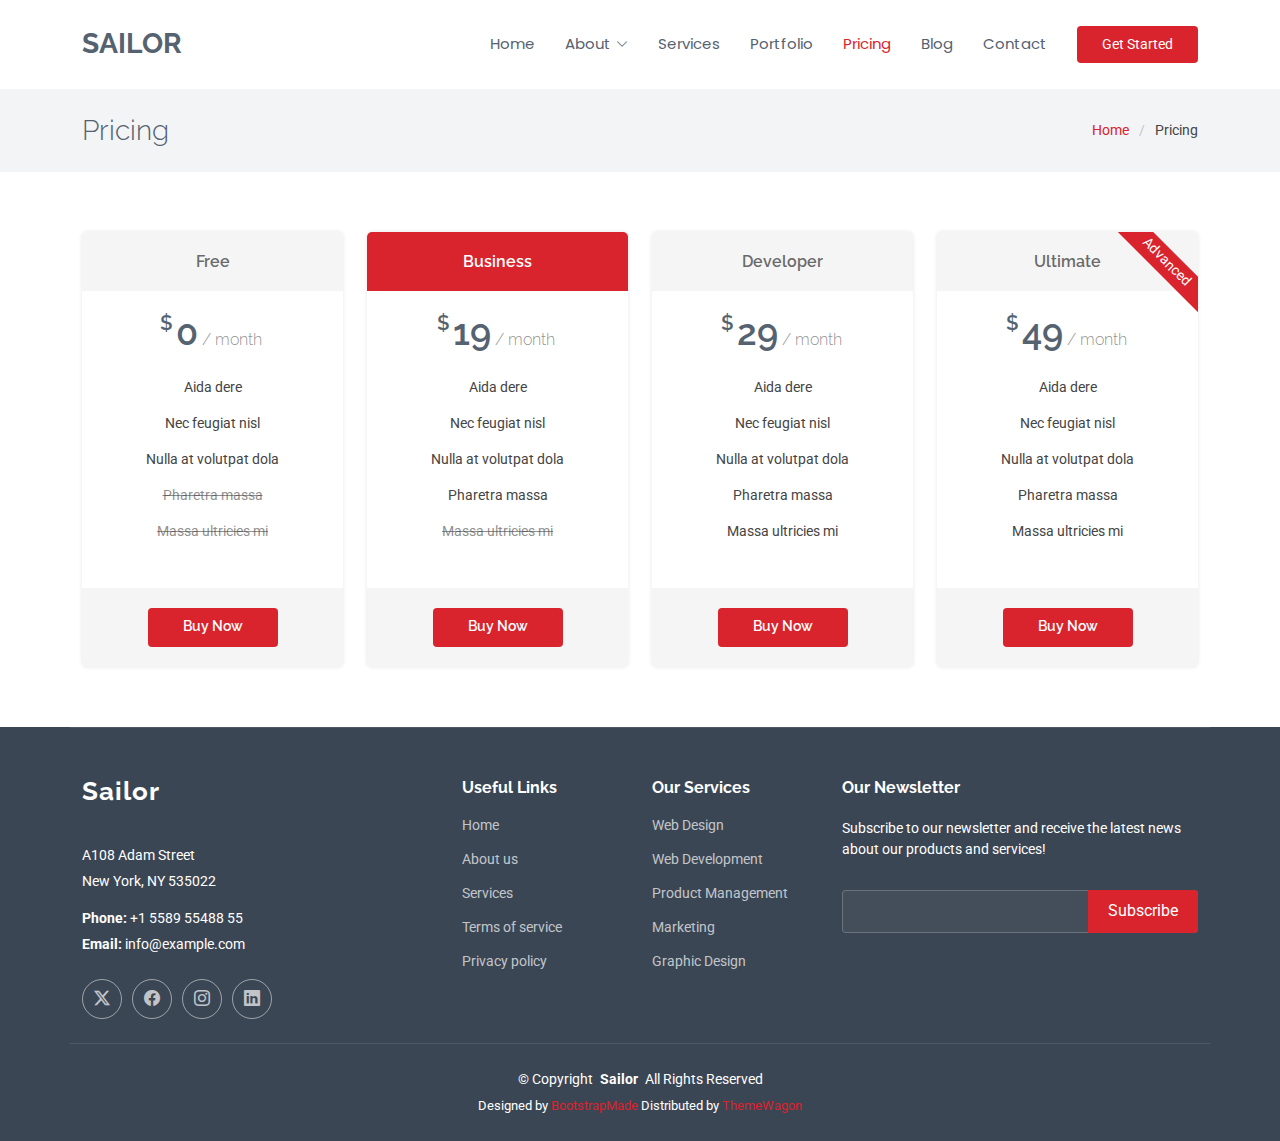
<file: pricing.html>
<!DOCTYPE html>
<html lang="en">

<head>
  <meta charset="utf-8">
  <meta content="width=device-width, initial-scale=1.0" name="viewport">
  <title>Pricing - Sailor Bootstrap Template</title>
  <meta name="description" content="">
  <meta name="keywords" content="">

  <!-- Favicons -->
  <link href="assets/img/favicon.png" rel="icon">
  <link href="assets/img/apple-touch-icon.png" rel="apple-touch-icon">

  <!-- Fonts -->
  <link href="https://fonts.googleapis.com" rel="preconnect">
  <link href="https://fonts.gstatic.com" rel="preconnect" crossorigin>
  <link href="https://fonts.googleapis.com/css2?family=Roboto:ital,wght@0,100;0,300;0,400;0,500;0,700;0,900;1,100;1,300;1,400;1,500;1,700;1,900&family=Poppins:ital,wght@0,100;0,200;0,300;0,400;0,500;0,600;0,700;0,800;0,900;1,100;1,200;1,300;1,400;1,500;1,600;1,700;1,800;1,900&family=Raleway:ital,wght@0,100;0,200;0,300;0,400;0,500;0,600;0,700;0,800;0,900;1,100;1,200;1,300;1,400;1,500;1,600;1,700;1,800;1,900&display=swap" rel="stylesheet">

  <!-- Vendor CSS Files -->
  <link href="assets/vendor/bootstrap/css/bootstrap.min.css" rel="stylesheet">
  <link href="assets/vendor/bootstrap-icons/bootstrap-icons.css" rel="stylesheet">
  <link href="assets/vendor/aos/aos.css" rel="stylesheet">
  <link href="assets/vendor/glightbox/css/glightbox.min.css" rel="stylesheet">
  <link href="assets/vendor/swiper/swiper-bundle.min.css" rel="stylesheet">

  <!-- Main CSS File -->
  <link href="assets/css/main.css" rel="stylesheet">

  <!-- =======================================================
  * Template Name: Sailor
  * Template URL: https://bootstrapmade.com/sailor-free-bootstrap-theme/
  * Updated: Aug 07 2024 with Bootstrap v5.3.3
  * Author: BootstrapMade.com
  * License: https://bootstrapmade.com/license/
  ======================================================== -->
</head>

<body class="pricing-page">

  <header id="header" class="header d-flex align-items-center sticky-top">
    <div class="container-fluid container-xl position-relative d-flex align-items-center">

      <a href="index.html" class="logo d-flex align-items-center me-auto">
        <!-- Uncomment the line below if you also wish to use an image logo -->
        <!-- <img src="assets/img/logo.png" alt=""> -->
        <h1 class="sitename">Sailor</h1>
      </a>

      <nav id="navmenu" class="navmenu">
        <ul>
          <li><a href="#hero">Home</a></li>
          <li class="dropdown"><a href="about.html"><span>About</span> <i class="bi bi-chevron-down toggle-dropdown"></i></a>
            <ul>
              <li><a href="team.html">Team</a></li>
              <li><a href="testimonials.html">Testimonials</a></li>
              <li class="dropdown"><a href="#"><span>Deep Dropdown</span> <i class="bi bi-chevron-down toggle-dropdown"></i></a>
                <ul>
                  <li><a href="#">Deep Dropdown 1</a></li>
                  <li><a href="#">Deep Dropdown 2</a></li>
                  <li><a href="#">Deep Dropdown 3</a></li>
                  <li><a href="#">Deep Dropdown 4</a></li>
                  <li><a href="#">Deep Dropdown 5</a></li>
                </ul>
              </li>
            </ul>
          </li>
          <li><a href="services.html">Services</a></li>
          <li><a href="portfolio.html">Portfolio</a></li>
          <li><a href="pricing.html" class="active">Pricing</a></li>
          <li><a href="blog.html">Blog</a></li>
          <li><a href="contact.html">Contact</a></li>
        </ul>
        <i class="mobile-nav-toggle d-xl-none bi bi-list"></i>
      </nav>

      <a class="btn-getstarted" href="about.html">Get Started</a>

    </div>
  </header>

  <main class="main">

    <!-- Page Title -->
    <div class="page-title light-background">
      <div class="container d-lg-flex justify-content-between align-items-center">
        <h1 class="mb-2 mb-lg-0">Pricing</h1>
        <nav class="breadcrumbs">
          <ol>
            <li><a href="index.html">Home</a></li>
            <li class="current">Pricing</li>
          </ol>
        </nav>
      </div>
    </div><!-- End Page Title -->

    <!-- Pricing Section -->
    <section id="pricing" class="pricing section">

      <div class="container">

        <div class="row gy-3">

          <div class="col-xl-3 col-lg-6" data-aos="fade-up" data-aos-delay="100">
            <div class="pricing-item">
              <h3>Free</h3>
              <h4><sup>$</sup>0<span> / month</span></h4>
              <ul>
                <li>Aida dere</li>
                <li>Nec feugiat nisl</li>
                <li>Nulla at volutpat dola</li>
                <li class="na">Pharetra massa</li>
                <li class="na">Massa ultricies mi</li>
              </ul>
              <div class="btn-wrap">
                <a href="#" class="btn-buy">Buy Now</a>
              </div>
            </div>
          </div><!-- End Pricing Item -->

          <div class="col-xl-3 col-lg-6" data-aos="fade-up" data-aos-delay="200">
            <div class="pricing-item featured">
              <h3>Business</h3>
              <h4><sup>$</sup>19<span> / month</span></h4>
              <ul>
                <li>Aida dere</li>
                <li>Nec feugiat nisl</li>
                <li>Nulla at volutpat dola</li>
                <li>Pharetra massa</li>
                <li class="na">Massa ultricies mi</li>
              </ul>
              <div class="btn-wrap">
                <a href="#" class="btn-buy">Buy Now</a>
              </div>
            </div>
          </div><!-- End Pricing Item -->

          <div class="col-xl-3 col-lg-6" data-aos="fade-up" data-aos-delay="400">
            <div class="pricing-item">
              <h3>Developer</h3>
              <h4><sup>$</sup>29<span> / month</span></h4>
              <ul>
                <li>Aida dere</li>
                <li>Nec feugiat nisl</li>
                <li>Nulla at volutpat dola</li>
                <li>Pharetra massa</li>
                <li>Massa ultricies mi</li>
              </ul>
              <div class="btn-wrap">
                <a href="#" class="btn-buy">Buy Now</a>
              </div>
            </div>
          </div><!-- End Pricing Item -->

          <div class="col-xl-3 col-lg-6" data-aos="fade-up" data-aos-delay="400">
            <div class="pricing-item">
              <span class="advanced">Advanced</span>
              <h3>Ultimate</h3>
              <h4><sup>$</sup>49<span> / month</span></h4>
              <ul>
                <li>Aida dere</li>
                <li>Nec feugiat nisl</li>
                <li>Nulla at volutpat dola</li>
                <li>Pharetra massa</li>
                <li>Massa ultricies mi</li>
              </ul>
              <div class="btn-wrap">
                <a href="#" class="btn-buy">Buy Now</a>
              </div>
            </div>
          </div><!-- End Pricing Item -->

        </div>

      </div>

    </section><!-- /Pricing Section -->

  </main>

  <footer id="footer" class="footer dark-background">

    <div class="container footer-top">
      <div class="row gy-4">
        <div class="col-lg-4 col-md-6 footer-about">
          <a href="index.html" class="logo d-flex align-items-center">
            <span class="sitename">Sailor</span>
          </a>
          <div class="footer-contact pt-3">
            <p>A108 Adam Street</p>
            <p>New York, NY 535022</p>
            <p class="mt-3"><strong>Phone:</strong> <span>+1 5589 55488 55</span></p>
            <p><strong>Email:</strong> <span>info@example.com</span></p>
          </div>
          <div class="social-links d-flex mt-4">
            <a href=""><i class="bi bi-twitter-x"></i></a>
            <a href=""><i class="bi bi-facebook"></i></a>
            <a href=""><i class="bi bi-instagram"></i></a>
            <a href=""><i class="bi bi-linkedin"></i></a>
          </div>
        </div>

        <div class="col-lg-2 col-md-3 footer-links">
          <h4>Useful Links</h4>
          <ul>
            <li><a href="#">Home</a></li>
            <li><a href="#">About us</a></li>
            <li><a href="#">Services</a></li>
            <li><a href="#">Terms of service</a></li>
            <li><a href="#">Privacy policy</a></li>
          </ul>
        </div>

        <div class="col-lg-2 col-md-3 footer-links">
          <h4>Our Services</h4>
          <ul>
            <li><a href="#">Web Design</a></li>
            <li><a href="#">Web Development</a></li>
            <li><a href="#">Product Management</a></li>
            <li><a href="#">Marketing</a></li>
            <li><a href="#">Graphic Design</a></li>
          </ul>
        </div>

        <div class="col-lg-4 col-md-12 footer-newsletter">
          <h4>Our Newsletter</h4>
          <p>Subscribe to our newsletter and receive the latest news about our products and services!</p>
          <form action="forms/newsletter.php" method="post" class="php-email-form">
            <div class="newsletter-form"><input type="email" name="email"><input type="submit" value="Subscribe"></div>
            <div class="loading">Loading</div>
            <div class="error-message"></div>
            <div class="sent-message">Your subscription request has been sent. Thank you!</div>
          </form>
        </div>

      </div>
    </div>

    <div class="container copyright text-center mt-4">
      <p>© <span>Copyright</span> <strong class="px-1 sitename">Sailor</strong> <span>All Rights Reserved</span></p>
      <div class="credits">
        <!-- All the links in the footer should remain intact. -->
        <!-- You can delete the links only if you've purchased the pro version. -->
        <!-- Licensing information: https://bootstrapmade.com/license/ -->
        <!-- Purchase the pro version with working PHP/AJAX contact form: [buy-url] -->
        Designed by <a href="https://bootstrapmade.com/">BootstrapMade</a> Distributed by <a href=“https://themewagon.com>ThemeWagon
      </div>
    </div>

  </footer>

  <!-- Scroll Top -->
  <a href="#" id="scroll-top" class="scroll-top d-flex align-items-center justify-content-center"><i class="bi bi-arrow-up-short"></i></a>

  <!-- Preloader -->
  <div id="preloader"></div>

  <!-- Vendor JS Files -->
  <script src="assets/vendor/bootstrap/js/bootstrap.bundle.min.js"></script>
  <script src="assets/vendor/php-email-form/validate.js"></script>
  <script src="assets/vendor/aos/aos.js"></script>
  <script src="assets/vendor/glightbox/js/glightbox.min.js"></script>
  <script src="assets/vendor/imagesloaded/imagesloaded.pkgd.min.js"></script>
  <script src="assets/vendor/isotope-layout/isotope.pkgd.min.js"></script>
  <script src="assets/vendor/purecounter/purecounter_vanilla.js"></script>
  <script src="assets/vendor/waypoints/noframework.waypoints.js"></script>
  <script src="assets/vendor/swiper/swiper-bundle.min.js"></script>

  <!-- Main JS File -->
  <script src="assets/js/main.js"></script>

</body>

</html>
</file>
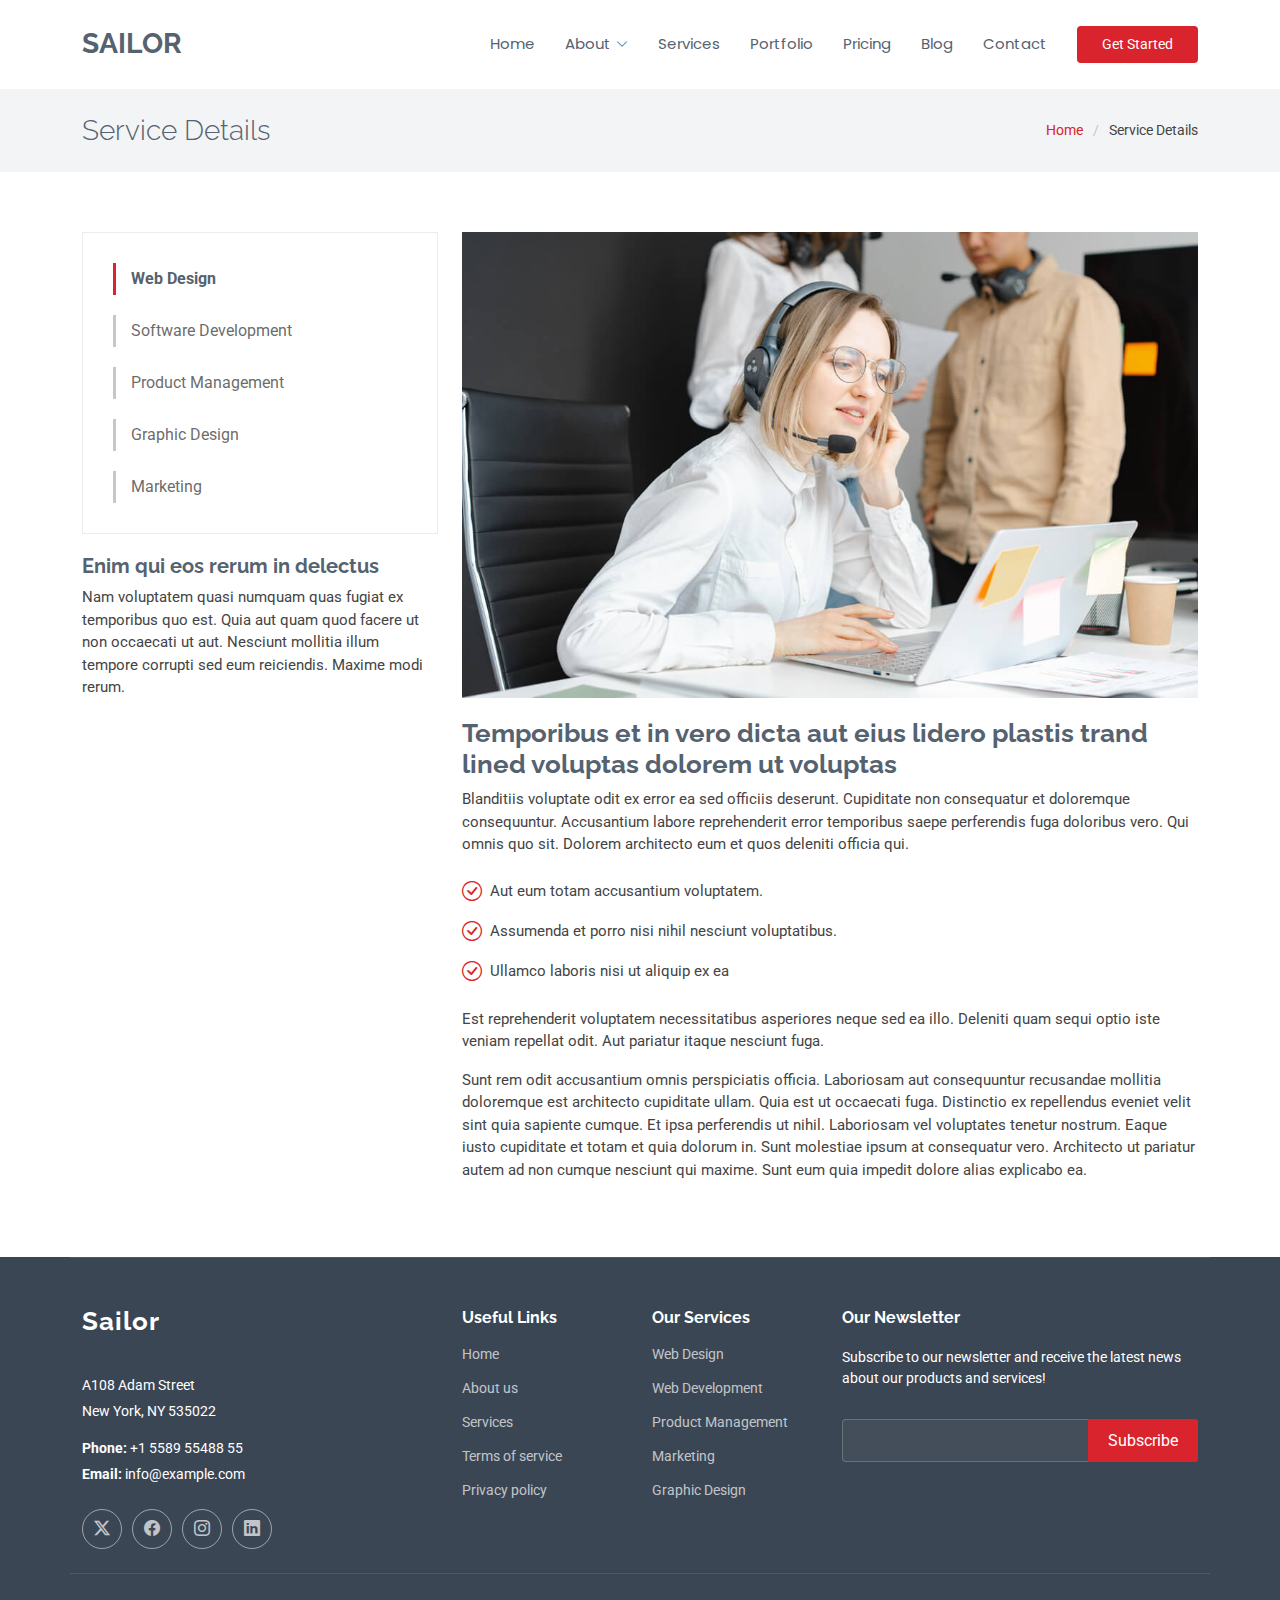
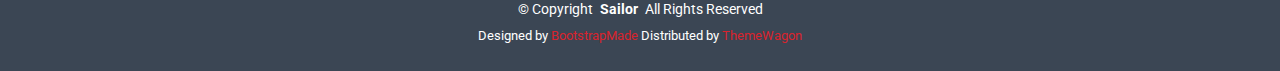
<file: service-details.html>
<!DOCTYPE html>
<html lang="en">

<head>
  <meta charset="utf-8">
  <meta content="width=device-width, initial-scale=1.0" name="viewport">
  <title>Service Details - Sailor Bootstrap Template</title>
  <meta name="description" content="">
  <meta name="keywords" content="">

  <!-- Favicons -->
  <link href="assets/img/favicon.png" rel="icon">
  <link href="assets/img/apple-touch-icon.png" rel="apple-touch-icon">

  <!-- Fonts -->
  <link href="https://fonts.googleapis.com" rel="preconnect">
  <link href="https://fonts.gstatic.com" rel="preconnect" crossorigin>
  <link href="https://fonts.googleapis.com/css2?family=Roboto:ital,wght@0,100;0,300;0,400;0,500;0,700;0,900;1,100;1,300;1,400;1,500;1,700;1,900&family=Poppins:ital,wght@0,100;0,200;0,300;0,400;0,500;0,600;0,700;0,800;0,900;1,100;1,200;1,300;1,400;1,500;1,600;1,700;1,800;1,900&family=Raleway:ital,wght@0,100;0,200;0,300;0,400;0,500;0,600;0,700;0,800;0,900;1,100;1,200;1,300;1,400;1,500;1,600;1,700;1,800;1,900&display=swap" rel="stylesheet">

  <!-- Vendor CSS Files -->
  <link href="assets/vendor/bootstrap/css/bootstrap.min.css" rel="stylesheet">
  <link href="assets/vendor/bootstrap-icons/bootstrap-icons.css" rel="stylesheet">
  <link href="assets/vendor/aos/aos.css" rel="stylesheet">
  <link href="assets/vendor/glightbox/css/glightbox.min.css" rel="stylesheet">
  <link href="assets/vendor/swiper/swiper-bundle.min.css" rel="stylesheet">

  <!-- Main CSS File -->
  <link href="assets/css/main.css" rel="stylesheet">

  <!-- =======================================================
  * Template Name: Sailor
  * Template URL: https://bootstrapmade.com/sailor-free-bootstrap-theme/
  * Updated: Aug 07 2024 with Bootstrap v5.3.3
  * Author: BootstrapMade.com
  * License: https://bootstrapmade.com/license/
  ======================================================== -->
</head>

<body class="service-details-page">

  <header id="header" class="header d-flex align-items-center sticky-top">
    <div class="container-fluid container-xl position-relative d-flex align-items-center">

      <a href="index.html" class="logo d-flex align-items-center me-auto">
        <!-- Uncomment the line below if you also wish to use an image logo -->
        <!-- <img src="assets/img/logo.png" alt=""> -->
        <h1 class="sitename">Sailor</h1>
      </a>

      <nav id="navmenu" class="navmenu">
        <ul>
          <li><a href="#hero">Home</a></li>
          <li class="dropdown"><a href="about.html"><span>About</span> <i class="bi bi-chevron-down toggle-dropdown"></i></a>
            <ul>
              <li><a href="team.html">Team</a></li>
              <li><a href="testimonials.html">Testimonials</a></li>
              <li class="dropdown"><a href="#"><span>Deep Dropdown</span> <i class="bi bi-chevron-down toggle-dropdown"></i></a>
                <ul>
                  <li><a href="#">Deep Dropdown 1</a></li>
                  <li><a href="#">Deep Dropdown 2</a></li>
                  <li><a href="#">Deep Dropdown 3</a></li>
                  <li><a href="#">Deep Dropdown 4</a></li>
                  <li><a href="#">Deep Dropdown 5</a></li>
                </ul>
              </li>
            </ul>
          </li>
          <li><a href="services.html">Services</a></li>
          <li><a href="portfolio.html">Portfolio</a></li>
          <li><a href="pricing.html">Pricing</a></li>
          <li><a href="blog.html">Blog</a></li>
          <li><a href="contact.html">Contact</a></li>
        </ul>
        <i class="mobile-nav-toggle d-xl-none bi bi-list"></i>
      </nav>

      <a class="btn-getstarted" href="about.html">Get Started</a>

    </div>
  </header>

  <main class="main">

    <!-- Page Title -->
    <div class="page-title light-background">
      <div class="container d-lg-flex justify-content-between align-items-center">
        <h1 class="mb-2 mb-lg-0">Service Details</h1>
        <nav class="breadcrumbs">
          <ol>
            <li><a href="index.html">Home</a></li>
            <li class="current">Service Details</li>
          </ol>
        </nav>
      </div>
    </div><!-- End Page Title -->

    <!-- Service Details Section -->
    <section id="service-details" class="service-details section">

      <div class="container">

        <div class="row gy-4">

          <div class="col-lg-4" data-aos="fade-up" data-aos-delay="100">
            <div class="services-list">
              <a href="#" class="active">Web Design</a>
              <a href="#">Software Development</a>
              <a href="#">Product Management</a>
              <a href="#">Graphic Design</a>
              <a href="#">Marketing</a>
            </div>

            <h4>Enim qui eos rerum in delectus</h4>
            <p>Nam voluptatem quasi numquam quas fugiat ex temporibus quo est. Quia aut quam quod facere ut non occaecati ut aut. Nesciunt mollitia illum tempore corrupti sed eum reiciendis. Maxime modi rerum.</p>
          </div>

          <div class="col-lg-8" data-aos="fade-up" data-aos-delay="200">
            <img src="assets/img/services.jpg" alt="" class="img-fluid services-img">
            <h3>Temporibus et in vero dicta aut eius lidero plastis trand lined voluptas dolorem ut voluptas</h3>
            <p>
              Blanditiis voluptate odit ex error ea sed officiis deserunt. Cupiditate non consequatur et doloremque consequuntur. Accusantium labore reprehenderit error temporibus saepe perferendis fuga doloribus vero. Qui omnis quo sit. Dolorem architecto eum et quos deleniti officia qui.
            </p>
            <ul>
              <li><i class="bi bi-check-circle"></i> <span>Aut eum totam accusantium voluptatem.</span></li>
              <li><i class="bi bi-check-circle"></i> <span>Assumenda et porro nisi nihil nesciunt voluptatibus.</span></li>
              <li><i class="bi bi-check-circle"></i> <span>Ullamco laboris nisi ut aliquip ex ea</span></li>
            </ul>
            <p>
              Est reprehenderit voluptatem necessitatibus asperiores neque sed ea illo. Deleniti quam sequi optio iste veniam repellat odit. Aut pariatur itaque nesciunt fuga.
            </p>
            <p>
              Sunt rem odit accusantium omnis perspiciatis officia. Laboriosam aut consequuntur recusandae mollitia doloremque est architecto cupiditate ullam. Quia est ut occaecati fuga. Distinctio ex repellendus eveniet velit sint quia sapiente cumque. Et ipsa perferendis ut nihil. Laboriosam vel voluptates tenetur nostrum. Eaque iusto cupiditate et totam et quia dolorum in. Sunt molestiae ipsum at consequatur vero. Architecto ut pariatur autem ad non cumque nesciunt qui maxime. Sunt eum quia impedit dolore alias explicabo ea.
            </p>
          </div>

        </div>

      </div>

    </section><!-- /Service Details Section -->

  </main>

  <footer id="footer" class="footer dark-background">

    <div class="container footer-top">
      <div class="row gy-4">
        <div class="col-lg-4 col-md-6 footer-about">
          <a href="index.html" class="logo d-flex align-items-center">
            <span class="sitename">Sailor</span>
          </a>
          <div class="footer-contact pt-3">
            <p>A108 Adam Street</p>
            <p>New York, NY 535022</p>
            <p class="mt-3"><strong>Phone:</strong> <span>+1 5589 55488 55</span></p>
            <p><strong>Email:</strong> <span>info@example.com</span></p>
          </div>
          <div class="social-links d-flex mt-4">
            <a href=""><i class="bi bi-twitter-x"></i></a>
            <a href=""><i class="bi bi-facebook"></i></a>
            <a href=""><i class="bi bi-instagram"></i></a>
            <a href=""><i class="bi bi-linkedin"></i></a>
          </div>
        </div>

        <div class="col-lg-2 col-md-3 footer-links">
          <h4>Useful Links</h4>
          <ul>
            <li><a href="#">Home</a></li>
            <li><a href="#">About us</a></li>
            <li><a href="#">Services</a></li>
            <li><a href="#">Terms of service</a></li>
            <li><a href="#">Privacy policy</a></li>
          </ul>
        </div>

        <div class="col-lg-2 col-md-3 footer-links">
          <h4>Our Services</h4>
          <ul>
            <li><a href="#">Web Design</a></li>
            <li><a href="#">Web Development</a></li>
            <li><a href="#">Product Management</a></li>
            <li><a href="#">Marketing</a></li>
            <li><a href="#">Graphic Design</a></li>
          </ul>
        </div>

        <div class="col-lg-4 col-md-12 footer-newsletter">
          <h4>Our Newsletter</h4>
          <p>Subscribe to our newsletter and receive the latest news about our products and services!</p>
          <form action="forms/newsletter.php" method="post" class="php-email-form">
            <div class="newsletter-form"><input type="email" name="email"><input type="submit" value="Subscribe"></div>
            <div class="loading">Loading</div>
            <div class="error-message"></div>
            <div class="sent-message">Your subscription request has been sent. Thank you!</div>
          </form>
        </div>

      </div>
    </div>

    <div class="container copyright text-center mt-4">
      <p>© <span>Copyright</span> <strong class="px-1 sitename">Sailor</strong> <span>All Rights Reserved</span></p>
      <div class="credits">
        <!-- All the links in the footer should remain intact. -->
        <!-- You can delete the links only if you've purchased the pro version. -->
        <!-- Licensing information: https://bootstrapmade.com/license/ -->
        <!-- Purchase the pro version with working PHP/AJAX contact form: [buy-url] -->
        Designed by <a href="https://bootstrapmade.com/">BootstrapMade</a> Distributed by <a href=“https://themewagon.com>ThemeWagon
      </div>
    </div>

  </footer>

  <!-- Scroll Top -->
  <a href="#" id="scroll-top" class="scroll-top d-flex align-items-center justify-content-center"><i class="bi bi-arrow-up-short"></i></a>

  <!-- Preloader -->
  <div id="preloader"></div>

  <!-- Vendor JS Files -->
  <script src="assets/vendor/bootstrap/js/bootstrap.bundle.min.js"></script>
  <script src="assets/vendor/php-email-form/validate.js"></script>
  <script src="assets/vendor/aos/aos.js"></script>
  <script src="assets/vendor/glightbox/js/glightbox.min.js"></script>
  <script src="assets/vendor/imagesloaded/imagesloaded.pkgd.min.js"></script>
  <script src="assets/vendor/isotope-layout/isotope.pkgd.min.js"></script>
  <script src="assets/vendor/purecounter/purecounter_vanilla.js"></script>
  <script src="assets/vendor/waypoints/noframework.waypoints.js"></script>
  <script src="assets/vendor/swiper/swiper-bundle.min.js"></script>

  <!-- Main JS File -->
  <script src="assets/js/main.js"></script>

</body>

</html>
</file>
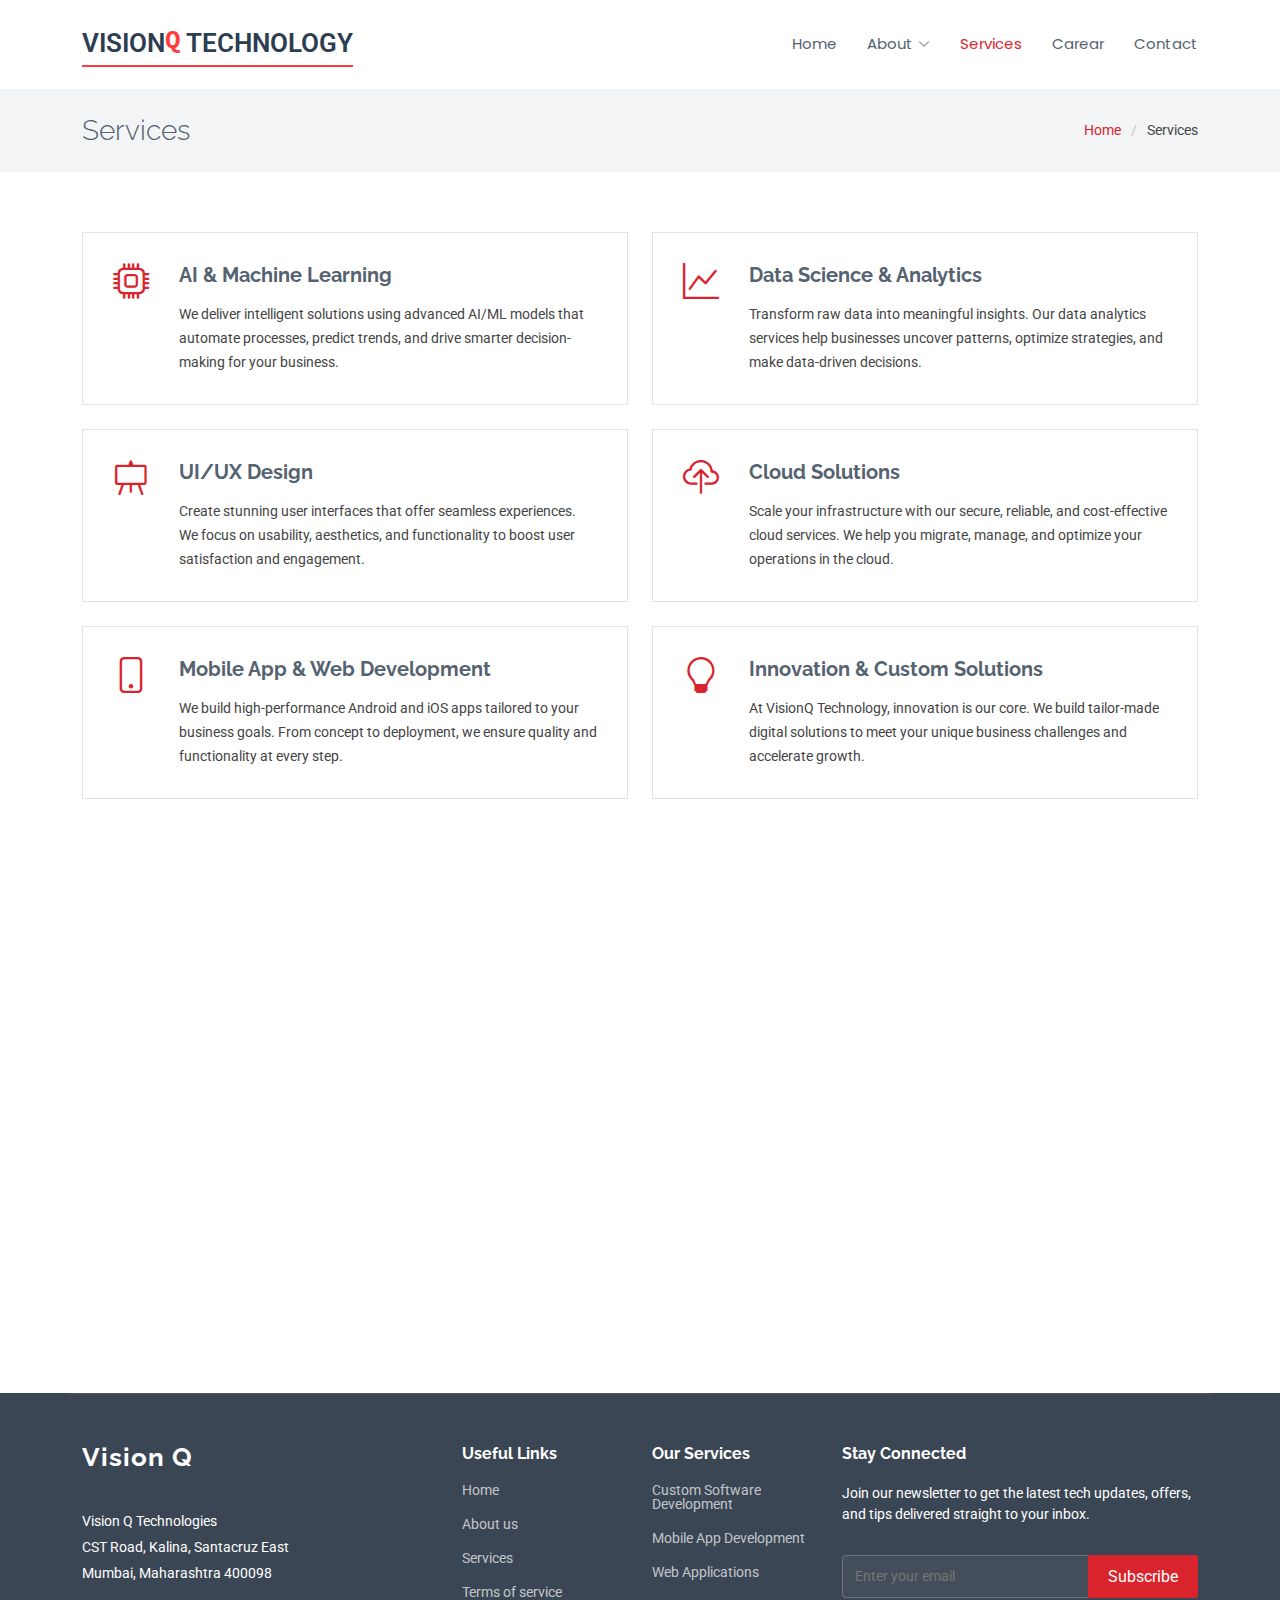
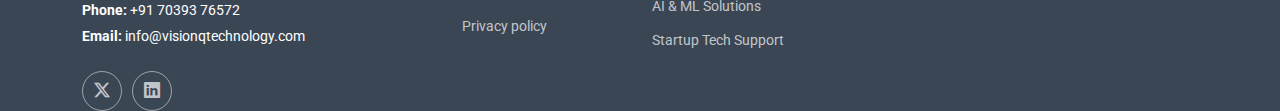
<file: services.html>
<!DOCTYPE html>
<html lang="en">

<head>
  <meta charset="utf-8">
  <meta content="width=device-width, initial-scale=1.0" name="viewport">
  <title>VisionQ Technology</title>

  <meta name="description" content="">
  <meta name="keywords" content="">

  <!-- Favicons -->
  <link href="assets/img/favicon.png" rel="icon">
  <link href="assets/img/apple-touch-icon.png" rel="apple-touch-icon">

  <!-- Fonts -->
  <link href="https://fonts.googleapis.com" rel="preconnect">
  <link href="https://fonts.gstatic.com" rel="preconnect" crossorigin>
  <link href="https://fonts.googleapis.com/css2?family=Roboto:ital,wght@0,100;0,300;0,400;0,500;0,700;0,900;1,100;1,300;1,400;1,500;1,700;1,900&family=Poppins:ital,wght@0,100;0,200;0,300;0,400;0,500;0,600;0,700;0,800;0,900;1,100;1,200;1,300;1,400;1,500;1,600;1,700;1,800;1,900&family=Raleway:ital,wght@0,100;0,200;0,300;0,400;0,500;0,600;0,700;0,800;0,900;1,100;1,200;1,300;1,400;1,500;1,600;1,700;1,800;1,900&display=swap" rel="stylesheet">

  <!-- Vendor CSS Files -->
  <link href="assets/vendor/bootstrap/css/bootstrap.min.css" rel="stylesheet">
  <link href="assets/vendor/bootstrap-icons/bootstrap-icons.css" rel="stylesheet">
  <link href="assets/vendor/aos/aos.css" rel="stylesheet">
  <link href="assets/vendor/glightbox/css/glightbox.min.css" rel="stylesheet">
  <link href="assets/vendor/swiper/swiper-bundle.min.css" rel="stylesheet">

  <!-- Main CSS File -->
  <link href="assets/css/main.css" rel="stylesheet">

  <!-- =======================================================
  * Template Name: Sailor
  * Template URL: https://bootstrapmade.com/sailor-free-bootstrap-theme/
  * Updated: Aug 07 2024 with Bootstrap v5.3.3
  * Author: BootstrapMade.com
  * License: https://bootstrapmade.com/license/
  ======================================================== -->
</head>

<body class="services-page">

  <header id="header" class="header d-flex align-items-center sticky-top">
    <div class="container-fluid container-xl position-relative d-flex align-items-center">

      <a href="index.html" class="logo d-flex align-items-center me-auto">
        <!-- Uncomment the line below if you also wish to use an image logo -->
        <!-- <img src="assets/img/logo.png" alt=""> -->
        <!-- <h1 class="sitename">VisionQ Technology</h1> -->
        <h1 style="
        font-size: 26px;
        font-weight: 600;
        color: #2c3e50;
        margin: 0;
        padding: 0;
        font-family: 'Roboto', sans-serif;
        text-align: left;
        position: relative;
        display: inline-block;
      ">
        Vision<span style="font-family: 'Courier New', monospace; color: #ff3b3b; position: relative; top: -4px;">Q</span> Technology
        <span style="
          position: absolute;
          bottom: -6px;
          left: 0;
          width: 100%;
          height: 2px;
          background-color: #ff3b3b;
        "></span>
      </h1>
      </a>

      <nav id="navmenu" class="navmenu">
        <ul>
          <li><a href="index.html">Home</a></li>
          <li class="dropdown"><a href="about.html"><span>About</span> <i class="bi bi-chevron-down toggle-dropdown"></i></a>
            <ul>
              <li><a href="team.html">Team</a></li>
              <!-- <li><a href="testimonials.html">Testimonials</a></li>
              <li class="dropdown"><a href="#"><span>Deep Dropdown</span> <i class="bi bi-chevron-down toggle-dropdown"></i></a>
                <ul>
                  <li><a href="#">Deep Dropdown 1</a></li>
                  <li><a href="#">Deep Dropdown 2</a></li>
                  <li><a href="#">Deep Dropdown 3</a></li>
                  <li><a href="#">Deep Dropdown 4</a></li>
                  <li><a href="#">Deep Dropdown 5</a></li>
                </ul>
              </li> -->
            </ul>
          </li>
          <li><a href="services.html" class="active">Services</a></li>
          <!-- <li><a href="portfolio.html">Portfolio</a></li>
          <li><a href="pricing.html">Pricing</a></li>
          <li><a href="blog.html">Blog</a></li> -->
          <li><a href="Carear.html">Carear</a></li>

          <li><a href="contact.html">Contact</a></li>
        </ul>
        <i class="mobile-nav-toggle d-xl-none bi bi-list"></i>
      </nav>

      <!-- <a class="btn-getstarted" href="about.html">Get Started</a> -->

    </div>
  </header>

  <main class="main">

    <!-- Page Title -->
    <div class="page-title light-background">
      <div class="container d-lg-flex justify-content-between align-items-center">
        <h1 class="mb-2 mb-lg-0">Services</h1>
        <nav class="breadcrumbs">
          <ol>
            <li><a href="index.html">Home</a></li>
            <li class="current">Services</li>
          </ol>
        </nav>
      </div>
    </div><!-- End Page Title -->

   

         <!-- Services Section -->
<section id="services" class="services section">
  <div class="container">
    <div class="row gy-4">

      <!-- AI/ML Services -->
      <div class="col-md-6" data-aos="fade-up" data-aos-delay="100">
        <div class="service-item d-flex position-relative h-100">
          <i class="bi bi-cpu icon flex-shrink-0"></i>
          <div>
            <h4 class="title"><a href="#" class="stretched-link">AI & Machine Learning</a></h4>
            <p class="description">We deliver intelligent solutions using advanced AI/ML models that automate processes, predict trends, and drive smarter decision-making for your business.</p>
          </div>
        </div>
      </div>

      <!-- Data Science & Analytics -->
      <div class="col-md-6" data-aos="fade-up" data-aos-delay="200">
        <div class="service-item d-flex position-relative h-100">
          <i class="bi bi-graph-up icon flex-shrink-0"></i>
          <div>
            <h4 class="title"><a href="#" class="stretched-link">Data Science & Analytics</a></h4>
            <p class="description">Transform raw data into meaningful insights. Our data analytics services help businesses uncover patterns, optimize strategies, and make data-driven decisions.</p>
          </div>
        </div>
      </div>

      <!-- UI/UX Design -->
      <div class="col-md-6" data-aos="fade-up" data-aos-delay="300">
        <div class="service-item d-flex position-relative h-100">
          <i class="bi bi-easel icon flex-shrink-0"></i>
          <div>
            <h4 class="title"><a href="#" class="stretched-link">UI/UX Design</a></h4>
            <p class="description">Create stunning user interfaces that offer seamless experiences. We focus on usability, aesthetics, and functionality to boost user satisfaction and engagement.</p>
          </div>
        </div>
      </div>

      <!-- Cloud Solutions -->
      <div class="col-md-6" data-aos="fade-up" data-aos-delay="400">
        <div class="service-item d-flex position-relative h-100">
          <i class="bi bi-cloud-upload icon flex-shrink-0"></i>
          <div>
            <h4 class="title"><a href="#" class="stretched-link">Cloud Solutions</a></h4>
            <p class="description">Scale your infrastructure with our secure, reliable, and cost-effective cloud services. We help you migrate, manage, and optimize your operations in the cloud.</p>
          </div>
        </div>
      </div>

      <!-- Mobile App Development -->
      <div class="col-md-6" data-aos="fade-up" data-aos-delay="500">
        <div class="service-item d-flex position-relative h-100">
          <i class="bi bi-phone icon flex-shrink-0"></i>
          <div>
            <h4 class="title"><a href="#" class="stretched-link">Mobile App & Web Development</a></h4>
            <p class="description">We build high-performance Android and iOS apps tailored to your business goals. From concept to deployment, we ensure quality and functionality at every step.</p>
          </div>
        </div>
      </div>

      <!-- Innovation & Custom Solutions -->
      <div class="col-md-6" data-aos="fade-up" data-aos-delay="600">
        <div class="service-item d-flex position-relative h-100">
          <i class="bi bi-lightbulb icon flex-shrink-0"></i>
          <div>
            <h4 class="title"><a href="#" class="stretched-link">Innovation & Custom Solutions</a></h4>
            <p class="description">At VisionQ Technology, innovation is our core. We build tailor-made digital solutions to meet your unique business challenges and accelerate growth.</p>
          </div>
        </div>
      </div>

    </div>
  </div>
</section>

<!-- Features Section -->
<section id="features" class="features section">

  <!-- Section Title -->
  <div class="container section-title" data-aos="fade-up">
    <h2>Our Key Features</h2>
    <p>Discover how our platform transforms your experience through innovation and user-centric design.</p>
  </div><!-- End Section Title -->

  <div class="container" data-aos="fade-up" data-aos-delay="100">
    <div class="row">
      <div class="col-lg-3">
        <ul class="nav nav-tabs flex-column">
          <li class="nav-item">
            <a class="nav-link active show" data-bs-toggle="tab" href="#features-tab-1">Seamless Integration</a>
          </li>
          <li class="nav-item">
            <a class="nav-link" data-bs-toggle="tab" href="#features-tab-2">Real-Time Analytics</a>
          </li>
          <li class="nav-item">
            <a class="nav-link" data-bs-toggle="tab" href="#features-tab-3">Enhanced Security</a>
          </li>
          <li class="nav-item">
            <a class="nav-link" data-bs-toggle="tab" href="#features-tab-4">Scalability</a>
          </li>
          <li class="nav-item">
            <a class="nav-link" data-bs-toggle="tab" href="#features-tab-5">User-Friendly Design</a>
          </li>
        </ul>
      </div>

      <div class="col-lg-9 mt-4 mt-lg-0">
        <div class="tab-content">

          <!-- Feature 1 -->
          <div class="tab-pane active show" id="features-tab-1">
            <div class="row">
              <div class="col-lg-8 details order-2 order-lg-1">
                <h3>Effortless Integration with Your Workflow</h3>
                <p class="fst-italic">Our system integrates smoothly with your existing tools and infrastructure to reduce onboarding time and boost efficiency.</p>
                <p>We provide plug-and-play compatibility with popular platforms, making it easy to adopt without disrupting current operations. Whether it’s CRM, ERP, or custom APIs, our solution fits right in.</p>
              </div>
              <div class="col-lg-4 text-center order-1 order-lg-2">
                <img src="assets/img/tabs/tab-1.png" alt="Integration Feature" class="img-fluid">
              </div>
            </div>
          </div>

          <!-- Feature 2 -->
          <div class="tab-pane" id="features-tab-2">
            <div class="row">
              <div class="col-lg-8 details order-2 order-lg-1">
                <h3>Instant Insights with Real-Time Analytics</h3>
                <p class="fst-italic">Make data-driven decisions with real-time dashboards and intelligent reporting.</p>
                <p>Track key metrics as they happen. From user activity to performance indicators, our analytics engine gives you a complete picture — updated in seconds, not hours.</p>
              </div>
              <div class="col-lg-4 text-center order-1 order-lg-2">
                <img src="assets/img/tabs/tab-2.png" alt="Analytics Feature" class="img-fluid">
              </div>
            </div>
          </div>

          <!-- Feature 3 -->
          <div class="tab-pane" id="features-tab-3">
            <div class="row">
              <div class="col-lg-8 details order-2 order-lg-1">
                <h3>Enterprise-Grade Security</h3>
                <p class="fst-italic">Protect your data and users with built-in, end-to-end security measures.</p>
                <p>From role-based access control to encrypted data storage and transmission, our platform is built with security at its core. Compliance with standards like GDPR, ISO, and SOC2 ensures peace of mind.</p>
              </div>
              <div class="col-lg-4 text-center order-1 order-lg-2">
                <img src="assets/img/tabs/tab-3.png" alt="Security Feature" class="img-fluid">
              </div>
            </div>
          </div>

          <!-- Feature 4 -->
          <div class="tab-pane" id="features-tab-4">
            <div class="row">
              <div class="col-lg-8 details order-2 order-lg-1">
                <h3>Built to Scale with You</h3>
                <p class="fst-italic">Whether you're a startup or an enterprise, our platform grows with your needs.</p>
                <p>Handle thousands of users, expand across geographies, and integrate new features without compromising performance. Our cloud-native architecture ensures reliability and speed, always.</p>
              </div>
              <div class="col-lg-4 text-center order-1 order-lg-2">
                <img src="assets/img/tabs/tab-4.png" alt="Scalability Feature" class="img-fluid">
              </div>
            </div>
          </div>

          <!-- Feature 5 -->
          <div class="tab-pane" id="features-tab-5">
            <div class="row">
              <div class="col-lg-8 details order-2 order-lg-1">
                <h3>Designed for Simplicity and Efficiency</h3>
                <p class="fst-italic">Clean, intuitive interfaces built for all users — from beginners to power users.</p>
                <p>We prioritize usability. Our UI/UX is crafted with user feedback, making navigation seamless, reducing training time, and maximizing productivity. Every feature is just a few clicks away.</p>
              </div>
              <div class="col-lg-4 text-center order-1 order-lg-2">
                <img src="assets/img/tabs/tab-5.png" alt="User Interface Feature" class="img-fluid">
              </div>
            </div>
          </div>

        </div>
      </div>
    </div>

  </div>

</section><!-- /Features Section -->


  </main>

  <footer id="footer" class="footer dark-background">

    <div class="container footer-top">
      <div class="row gy-4">
        <div class="col-lg-4 col-md-6 footer-about">
          <a href="index.html" class="logo d-flex align-items-center">
            <span class="sitename">Vision Q</span>
          </a>
          <div class="footer-contact pt-3">
            <p>Vision Q Technologies</p>
            <p>CST Road, Kalina, Santacruz East</p>
            <p>Mumbai, Maharashtra 400098</p>
            <p class="mt-3"><strong>Phone:</strong> <span>+91 70393 76572</span></p>
            <p><strong>Email:</strong> <span>info@visionqtechnology.com</span></p>
          </div>
          <div class="social-links d-flex mt-4">
            <a href="#"><i class="bi bi-twitter-x"></i></a>
            <!-- <a href="#"><i class="bi bi-facebook"></i></a> -->
            <!-- <a href="#"><i class="bi bi-instagram"></i></a> -->
            <a href="#"><i class="bi bi-linkedin"></i></a>
          </div>
        </div>
  
        <div class="col-lg-2 col-md-3 footer-links">
          <h4>Useful Links</h4>
          <ul>
            <li><a href="index.html">Home</a></li>
            <li><a href="about.html">About us</a></li>
            <li><a href="services.html">Services</a></li>
            <li><a href="#">Terms of service</a></li>
            <li><a href="#">Privacy policy</a></li>
          </ul>
        </div>
  
        <div class="col-lg-2 col-md-3 footer-links">
          <h4>Our Services</h4>
          <ul>
            <li><a href="#">Custom Software Development</a></li>
            <li><a href="#">Mobile App Development</a></li>
            <li><a href="#">Web Applications</a></li>
            <li><a href="#">AI & ML Solutions</a></li>
            <li><a href="#">Startup Tech Support</a></li>
          </ul>
        </div>
  
        <div class="col-lg-4 col-md-12 footer-newsletter">
          <h4>Stay Connected</h4>
          <p>Join our newsletter to get the latest tech updates, offers, and tips delivered straight to your inbox.</p>
          <form action="forms/newsletter.php" method="post" class="php-email-form">
            <div class="newsletter-form">
              <input type="email" name="email" placeholder="Enter your email" required>
              <input type="submit" value="Subscribe">
            </div>
            <div class="loading">Loading...</div>
            <div class="error-message"></div>
            <div class="sent-message">Thank you for subscribing!</div>
          </form>
        </div>
  
      </div>
    </div>
  
    
  
  </footer>

  <!-- Scroll Top -->
  <a href="#" id="scroll-top" class="scroll-top d-flex align-items-center justify-content-center"><i class="bi bi-arrow-up-short"></i></a>

  <!-- Preloader -->
  <div id="preloader"></div>

  <!-- Vendor JS Files -->
  <script src="assets/vendor/bootstrap/js/bootstrap.bundle.min.js"></script>
  <script src="assets/vendor/php-email-form/validate.js"></script>
  <script src="assets/vendor/aos/aos.js"></script>
  <script src="assets/vendor/glightbox/js/glightbox.min.js"></script>
  <script src="assets/vendor/imagesloaded/imagesloaded.pkgd.min.js"></script>
  <script src="assets/vendor/isotope-layout/isotope.pkgd.min.js"></script>
  <script src="assets/vendor/purecounter/purecounter_vanilla.js"></script>
  <script src="assets/vendor/waypoints/noframework.waypoints.js"></script>
  <script src="assets/vendor/swiper/swiper-bundle.min.js"></script>

  <!-- Main JS File -->
  <script src="assets/js/main.js"></script>

</body>

</html>
</file>
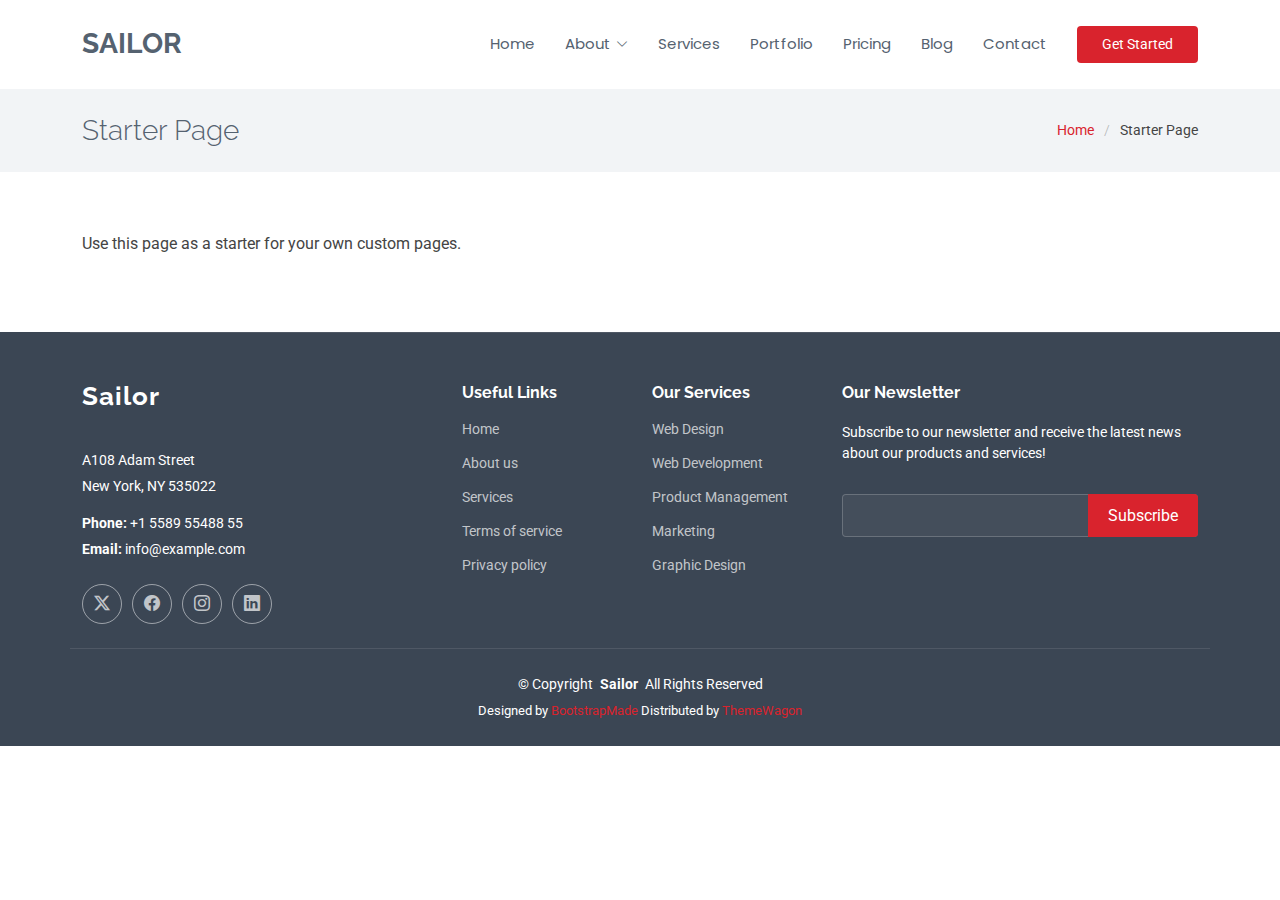
<file: starter-page.html>
<!DOCTYPE html>
<html lang="en">

<head>
  <meta charset="utf-8">
  <meta content="width=device-width, initial-scale=1.0" name="viewport">
  <title>Starter Page - Sailor Bootstrap Template</title>
  <meta name="description" content="">
  <meta name="keywords" content="">

  <!-- Favicons -->
  <link href="assets/img/favicon.png" rel="icon">
  <link href="assets/img/apple-touch-icon.png" rel="apple-touch-icon">

  <!-- Fonts -->
  <link href="https://fonts.googleapis.com" rel="preconnect">
  <link href="https://fonts.gstatic.com" rel="preconnect" crossorigin>
  <link href="https://fonts.googleapis.com/css2?family=Roboto:ital,wght@0,100;0,300;0,400;0,500;0,700;0,900;1,100;1,300;1,400;1,500;1,700;1,900&family=Poppins:ital,wght@0,100;0,200;0,300;0,400;0,500;0,600;0,700;0,800;0,900;1,100;1,200;1,300;1,400;1,500;1,600;1,700;1,800;1,900&family=Raleway:ital,wght@0,100;0,200;0,300;0,400;0,500;0,600;0,700;0,800;0,900;1,100;1,200;1,300;1,400;1,500;1,600;1,700;1,800;1,900&display=swap" rel="stylesheet">

  <!-- Vendor CSS Files -->
  <link href="assets/vendor/bootstrap/css/bootstrap.min.css" rel="stylesheet">
  <link href="assets/vendor/bootstrap-icons/bootstrap-icons.css" rel="stylesheet">
  <link href="assets/vendor/aos/aos.css" rel="stylesheet">
  <link href="assets/vendor/glightbox/css/glightbox.min.css" rel="stylesheet">
  <link href="assets/vendor/swiper/swiper-bundle.min.css" rel="stylesheet">

  <!-- Main CSS File -->
  <link href="assets/css/main.css" rel="stylesheet">

  <!-- =======================================================
  * Template Name: Sailor
  * Template URL: https://bootstrapmade.com/sailor-free-bootstrap-theme/
  * Updated: Aug 07 2024 with Bootstrap v5.3.3
  * Author: BootstrapMade.com
  * License: https://bootstrapmade.com/license/
  ======================================================== -->
</head>

<body class="starter-page-page">

  <header id="header" class="header d-flex align-items-center sticky-top">
    <div class="container-fluid container-xl position-relative d-flex align-items-center">

      <a href="index.html" class="logo d-flex align-items-center me-auto">
        <!-- Uncomment the line below if you also wish to use an image logo -->
        <!-- <img src="assets/img/logo.png" alt=""> -->
        <h1 class="sitename">Sailor</h1>
      </a>

      <nav id="navmenu" class="navmenu">
        <ul>
          <li><a href="#hero">Home</a></li>
          <li class="dropdown"><a href="about.html"><span>About</span> <i class="bi bi-chevron-down toggle-dropdown"></i></a>
            <ul>
              <li><a href="team.html">Team</a></li>
              <li><a href="testimonials.html">Testimonials</a></li>
              <li class="dropdown"><a href="#"><span>Deep Dropdown</span> <i class="bi bi-chevron-down toggle-dropdown"></i></a>
                <ul>
                  <li><a href="#">Deep Dropdown 1</a></li>
                  <li><a href="#">Deep Dropdown 2</a></li>
                  <li><a href="#">Deep Dropdown 3</a></li>
                  <li><a href="#">Deep Dropdown 4</a></li>
                  <li><a href="#">Deep Dropdown 5</a></li>
                </ul>
              </li>
            </ul>
          </li>
          <li><a href="services.html">Services</a></li>
          <li><a href="portfolio.html">Portfolio</a></li>
          <li><a href="pricing.html">Pricing</a></li>
          <li><a href="blog.html">Blog</a></li>
          <li><a href="contact.html">Contact</a></li>
        </ul>
        <i class="mobile-nav-toggle d-xl-none bi bi-list"></i>
      </nav>

      <a class="btn-getstarted" href="about.html">Get Started</a>

    </div>
  </header>

  <main class="main">

    <!-- Page Title -->
    <div class="page-title light-background">
      <div class="container d-lg-flex justify-content-between align-items-center">
        <h1 class="mb-2 mb-lg-0">Starter Page</h1>
        <nav class="breadcrumbs">
          <ol>
            <li><a href="index.html">Home</a></li>
            <li class="current">Starter Page</li>
          </ol>
        </nav>
      </div>
    </div><!-- End Page Title -->

    <!-- Starter Section Section -->
    <section id="starter-section" class="starter-section section">

      <div class="container" data-aos="fade-up">
        <p>Use this page as a starter for your own custom pages.</p>
      </div>

    </section><!-- /Starter Section Section -->

  </main>

  <footer id="footer" class="footer dark-background">

    <div class="container footer-top">
      <div class="row gy-4">
        <div class="col-lg-4 col-md-6 footer-about">
          <a href="index.html" class="logo d-flex align-items-center">
            <span class="sitename">Sailor</span>
          </a>
          <div class="footer-contact pt-3">
            <p>A108 Adam Street</p>
            <p>New York, NY 535022</p>
            <p class="mt-3"><strong>Phone:</strong> <span>+1 5589 55488 55</span></p>
            <p><strong>Email:</strong> <span>info@example.com</span></p>
          </div>
          <div class="social-links d-flex mt-4">
            <a href=""><i class="bi bi-twitter-x"></i></a>
            <a href=""><i class="bi bi-facebook"></i></a>
            <a href=""><i class="bi bi-instagram"></i></a>
            <a href=""><i class="bi bi-linkedin"></i></a>
          </div>
        </div>

        <div class="col-lg-2 col-md-3 footer-links">
          <h4>Useful Links</h4>
          <ul>
            <li><a href="#">Home</a></li>
            <li><a href="#">About us</a></li>
            <li><a href="#">Services</a></li>
            <li><a href="#">Terms of service</a></li>
            <li><a href="#">Privacy policy</a></li>
          </ul>
        </div>

        <div class="col-lg-2 col-md-3 footer-links">
          <h4>Our Services</h4>
          <ul>
            <li><a href="#">Web Design</a></li>
            <li><a href="#">Web Development</a></li>
            <li><a href="#">Product Management</a></li>
            <li><a href="#">Marketing</a></li>
            <li><a href="#">Graphic Design</a></li>
          </ul>
        </div>

        <div class="col-lg-4 col-md-12 footer-newsletter">
          <h4>Our Newsletter</h4>
          <p>Subscribe to our newsletter and receive the latest news about our products and services!</p>
          <form action="forms/newsletter.php" method="post" class="php-email-form">
            <div class="newsletter-form"><input type="email" name="email"><input type="submit" value="Subscribe"></div>
            <div class="loading">Loading</div>
            <div class="error-message"></div>
            <div class="sent-message">Your subscription request has been sent. Thank you!</div>
          </form>
        </div>

      </div>
    </div>

    <div class="container copyright text-center mt-4">
      <p>© <span>Copyright</span> <strong class="px-1 sitename">Sailor</strong> <span>All Rights Reserved</span></p>
      <div class="credits">
        <!-- All the links in the footer should remain intact. -->
        <!-- You can delete the links only if you've purchased the pro version. -->
        <!-- Licensing information: https://bootstrapmade.com/license/ -->
        <!-- Purchase the pro version with working PHP/AJAX contact form: [buy-url] -->
        Designed by <a href="https://bootstrapmade.com/">BootstrapMade</a> Distributed by <a href=“https://themewagon.com>ThemeWagon
      </div>
    </div>

  </footer>

  <!-- Scroll Top -->
  <a href="#" id="scroll-top" class="scroll-top d-flex align-items-center justify-content-center"><i class="bi bi-arrow-up-short"></i></a>

  <!-- Preloader -->
  <div id="preloader"></div>

  <!-- Vendor JS Files -->
  <script src="assets/vendor/bootstrap/js/bootstrap.bundle.min.js"></script>
  <script src="assets/vendor/php-email-form/validate.js"></script>
  <script src="assets/vendor/aos/aos.js"></script>
  <script src="assets/vendor/glightbox/js/glightbox.min.js"></script>
  <script src="assets/vendor/imagesloaded/imagesloaded.pkgd.min.js"></script>
  <script src="assets/vendor/isotope-layout/isotope.pkgd.min.js"></script>
  <script src="assets/vendor/purecounter/purecounter_vanilla.js"></script>
  <script src="assets/vendor/waypoints/noframework.waypoints.js"></script>
  <script src="assets/vendor/swiper/swiper-bundle.min.js"></script>

  <!-- Main JS File -->
  <script src="assets/js/main.js"></script>

</body>

</html>
</file>
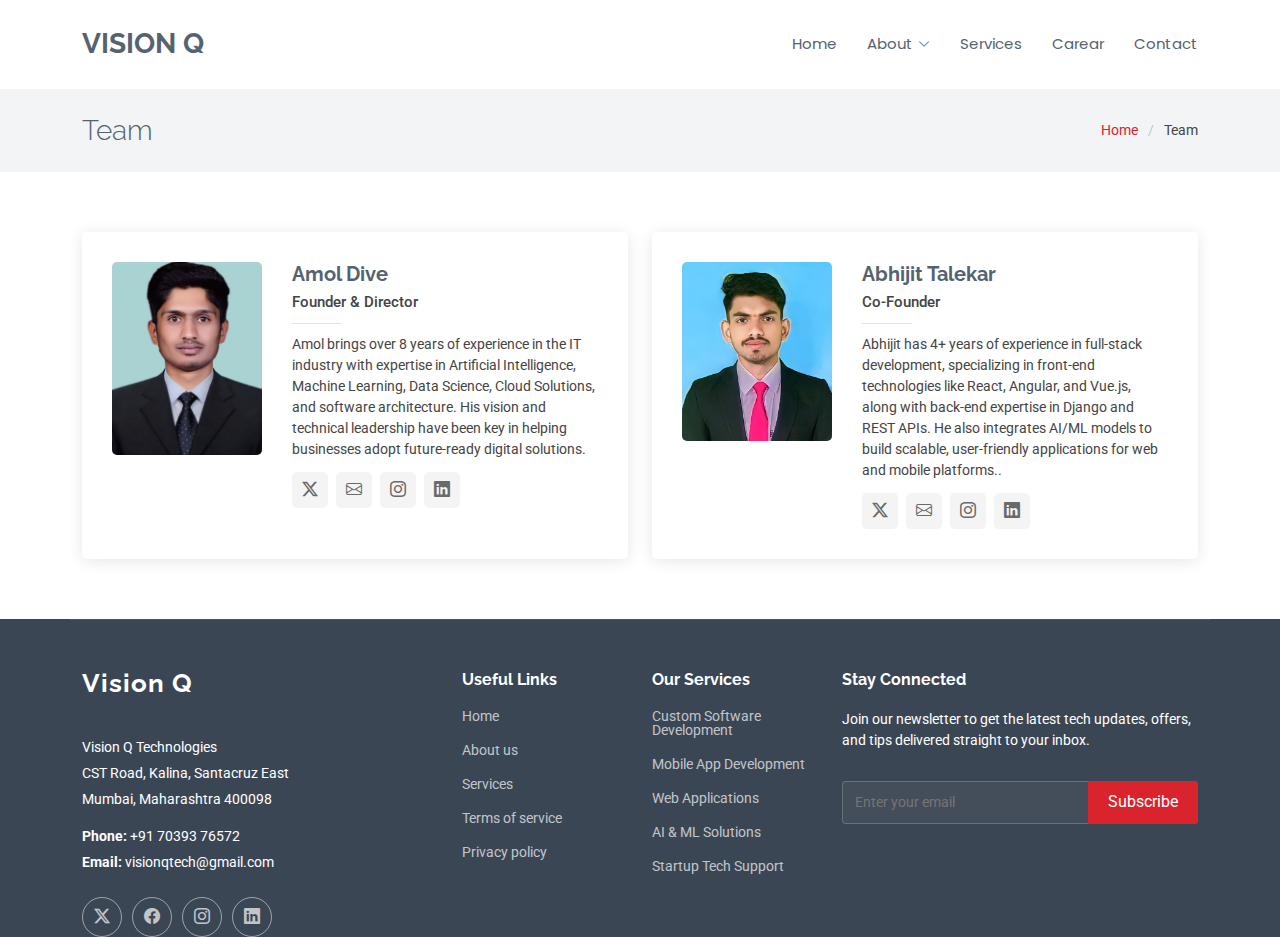
<file: team.html>
<!DOCTYPE html>
<html lang="en">

<head>
  <meta charset="utf-8">
  <meta content="width=device-width, initial-scale=1.0" name="viewport">
  <title>Vision Q</title>

  <meta name="description" content="">
  <meta name="keywords" content="">

  <!-- Favicons -->
  <link href="assets/img/favicon.png" rel="icon">
  <link href="assets/img/apple-touch-icon.png" rel="apple-touch-icon">

  <!-- Fonts -->
  <link href="https://fonts.googleapis.com" rel="preconnect">
  <link href="https://fonts.gstatic.com" rel="preconnect" crossorigin>
  <link href="https://fonts.googleapis.com/css2?family=Roboto:ital,wght@0,100;0,300;0,400;0,500;0,700;0,900;1,100;1,300;1,400;1,500;1,700;1,900&family=Poppins:ital,wght@0,100;0,200;0,300;0,400;0,500;0,600;0,700;0,800;0,900;1,100;1,200;1,300;1,400;1,500;1,600;1,700;1,800;1,900&family=Raleway:ital,wght@0,100;0,200;0,300;0,400;0,500;0,600;0,700;0,800;0,900;1,100;1,200;1,300;1,400;1,500;1,600;1,700;1,800;1,900&display=swap" rel="stylesheet">

  <!-- Vendor CSS Files -->
  <link href="assets/vendor/bootstrap/css/bootstrap.min.css" rel="stylesheet">
  <link href="assets/vendor/bootstrap-icons/bootstrap-icons.css" rel="stylesheet">
  <link href="assets/vendor/aos/aos.css" rel="stylesheet">
  <link href="assets/vendor/glightbox/css/glightbox.min.css" rel="stylesheet">
  <link href="assets/vendor/swiper/swiper-bundle.min.css" rel="stylesheet">

  <!-- Main CSS File -->
  <link href="assets/css/main.css" rel="stylesheet">

  <!-- =======================================================
  * Template Name: Sailor
  * Template URL: https://bootstrapmade.com/sailor-free-bootstrap-theme/
  * Updated: Aug 07 2024 with Bootstrap v5.3.3
  * Author: BootstrapMade.com
  * License: https://bootstrapmade.com/license/
  ======================================================== -->
</head>

<body class="team-page">

  <header id="header" class="header d-flex align-items-center sticky-top">
    <div class="container-fluid container-xl position-relative d-flex align-items-center">

      <a href="index.html" class="logo d-flex align-items-center me-auto">
        <!-- Uncomment the line below if you also wish to use an image logo -->
        <!-- <img src="assets/img/logo.png" alt=""> -->
        <h1 class="sitename">Vision Q</h1>
        
      </a>

      <nav id="navmenu" class="navmenu">
        <ul>
          <li><a href="index.html">Home</a></li>
          <li class="dropdown"><a href="about.html"><span>About</span> <i class="bi bi-chevron-down toggle-dropdown"></i></a>
            <ul>
              <li><a href="team.html" class="active">Team</a></li>
              <!-- <li><a href="testimonials.html">Testimonials</a></li>
              <li class="dropdown"><a href="#"><span>Deep Dropdown</span> <i class="bi bi-chevron-down toggle-dropdown"></i></a>
                <ul>
                  <li><a href="#">Deep Dropdown 1</a></li>
                  <li><a href="#">Deep Dropdown 2</a></li>
                  <li><a href="#">Deep Dropdown 3</a></li>
                  <li><a href="#">Deep Dropdown 4</a></li>
                  <li><a href="#">Deep Dropdown 5</a></li>
                </ul>
              </li> -->
            </ul>
          </li>
          <li><a href="services.html">Services</a></li>
          <!-- <li><a href="portfolio.html">Portfolio</a></li>
          <li><a href="pricing.html">Pricing</a></li>
          <li><a href="blog.html">Blog</a></li> -->
          <li><a href="Carear.html">Carear</a></li>

          <li><a href="contact.html">Contact</a></li>
        </ul>
        <i class="mobile-nav-toggle d-xl-none bi bi-list"></i>
      </nav>

      <!-- <a class="btn-getstarted" href="about.html">Get Started</a> -->

    </div>
  </header>

  <main class="main">

    <!-- Page Title -->
    <div class="page-title light-background">
      <div class="container d-lg-flex justify-content-between align-items-center">
        <h1 class="mb-2 mb-lg-0">Team</h1>
        <nav class="breadcrumbs">
          <ol>
            <li><a href="index.html">Home</a></li>
            <li class="current">Team</li>
          </ol>
        </nav>
      </div>
    </div><!-- End Page Title -->

    <section id="team" class="team section">
      <div class="container">
    
       
    
        <div class="row gy-4">
    
          <div class="col-lg-6" data-aos="fade-up" data-aos-delay="100">
            <div class="team-member d-flex align-items-start">
              <div class="pic"><img src="assets/img/team/Amol.jpeg" class="img-fluid" alt="Amol Dive"></div>
              <div class="member-info">
                <h4>Amol Dive</h4>
                <span>Founder & Director</span>
                <p>Amol brings over 8 years of experience in the IT industry with expertise in Artificial Intelligence, Machine Learning, Data Science, Cloud Solutions, and software architecture. His vision and technical leadership have been key in helping businesses adopt future-ready digital solutions.</p>
                <div class="social">
                  <a href="#"><i class="bi bi-twitter-x"></i></a>
                  <a href="amoldcai@gmail.com"><i class="bi bi-envelope"></i></a>
                  <a href="#"><i class="bi bi-instagram"></i></a>
                  <a href="https://www.linkedin.com/in/amol-dive-25a501258?utm_source=share&utm_campaign=share_via&utm_content=profile&utm_medium=android_app"><i class="bi bi-linkedin"></i></a>
                </div>
              </div>
            </div>
          </div><!-- End Team Member -->
    
          <div class="col-lg-6" data-aos="fade-up" data-aos-delay="200">
            <div class="team-member d-flex align-items-start">
              <div class="pic"><img src="assets/img/team/Abhijit.jpeg" class="img-fluid" alt="Abhijt Talekar"></div>
              <div class="member-info">
                <h4>Abhijit Talekar</h4>
                <span>Co-Founder</span>
                <p>Abhijit has 4+ years of experience in full-stack development, specializing in front-end technologies like React, Angular, and Vue.js, along with back-end expertise in Django and REST APIs. He also integrates AI/ML models to build scalable, user-friendly applications for web and mobile platforms..</p>
                <div class="social">
                  <a href="#"><i class="bi bi-twitter-x"></i></a>
                  <a href="talekarabhijit418@gmail.com"><i class="bi bi-envelope"></i></a>
                  <a href="#"><i class="bi bi-instagram"></i></a>
                  <a href="https://www.linkedin.com/in/abhijit-talekar-67371b27b?utm_source=share&utm_campaign=share_via&utm_content=profile&utm_medium=android_app"><i class="bi bi-linkedin"></i></a>
                </div>
              </div>
            </div>
          </div><!-- End Team Member -->
    
        </div>
    
      </div>
    </section><!-- /Team Section -->
    

  </main>

  <footer id="footer" class="footer dark-background">

    <div class="container footer-top">
      <div class="row gy-4">
        <div class="col-lg-4 col-md-6 footer-about">
          <a href="index.html" class="logo d-flex align-items-center">
            <span class="sitename">Vision Q</span>
          </a>
          <div class="footer-contact pt-3">
            <p>Vision Q Technologies</p>
            <p>CST Road, Kalina, Santacruz East</p>
            <p>Mumbai, Maharashtra 400098</p>
            <p class="mt-3"><strong>Phone:</strong> <span>+91 70393 76572</span></p>
            <p><strong>Email:</strong> <span>visionqtech@gmail.com</span></p>
          </div>
          <div class="social-links d-flex mt-4">
            <a href="#"><i class="bi bi-twitter-x"></i></a>
            <a href="#"><i class="bi bi-facebook"></i></a>
            <a href="#"><i class="bi bi-instagram"></i></a>
            <a href="#"><i class="bi bi-linkedin"></i></a>
          </div>
        </div>
  
        <div class="col-lg-2 col-md-3 footer-links">
          <h4>Useful Links</h4>
          <ul>
            <li><a href="index.html">Home</a></li>
            <li><a href="about.html">About us</a></li>
            <li><a href="services.html">Services</a></li>
            <li><a href="#">Terms of service</a></li>
            <li><a href="#">Privacy policy</a></li>
          </ul>
        </div>
  
        <div class="col-lg-2 col-md-3 footer-links">
          <h4>Our Services</h4>
          <ul>
            <li><a href="#">Custom Software Development</a></li>
            <li><a href="#">Mobile App Development</a></li>
            <li><a href="#">Web Applications</a></li>
            <li><a href="#">AI & ML Solutions</a></li>
            <li><a href="#">Startup Tech Support</a></li>
          </ul>
        </div>
  
        <div class="col-lg-4 col-md-12 footer-newsletter">
          <h4>Stay Connected</h4>
          <p>Join our newsletter to get the latest tech updates, offers, and tips delivered straight to your inbox.</p>
          <form action="forms/newsletter.php" method="post" class="php-email-form">
            <div class="newsletter-form">
              <input type="email" name="email" placeholder="Enter your email" required>
              <input type="submit" value="Subscribe">
            </div>
            <div class="loading">Loading...</div>
            <div class="error-message"></div>
            <div class="sent-message">Thank you for subscribing!</div>
          </form>
        </div>
  
      </div>
    </div>
  
    
  
  </footer>

  <!-- Scroll Top -->
  <a href="#" id="scroll-top" class="scroll-top d-flex align-items-center justify-content-center"><i class="bi bi-arrow-up-short"></i></a>

  <!-- Preloader -->
  <div id="preloader"></div>

  <!-- Vendor JS Files -->
  <script src="assets/vendor/bootstrap/js/bootstrap.bundle.min.js"></script>
  <script src="assets/vendor/php-email-form/validate.js"></script>
  <script src="assets/vendor/aos/aos.js"></script>
  <script src="assets/vendor/glightbox/js/glightbox.min.js"></script>
  <script src="assets/vendor/imagesloaded/imagesloaded.pkgd.min.js"></script>
  <script src="assets/vendor/isotope-layout/isotope.pkgd.min.js"></script>
  <script src="assets/vendor/purecounter/purecounter_vanilla.js"></script>
  <script src="assets/vendor/waypoints/noframework.waypoints.js"></script>
  <script src="assets/vendor/swiper/swiper-bundle.min.js"></script>

  <!-- Main JS File -->
  <script src="assets/js/main.js"></script>

</body>

</html>
</file>
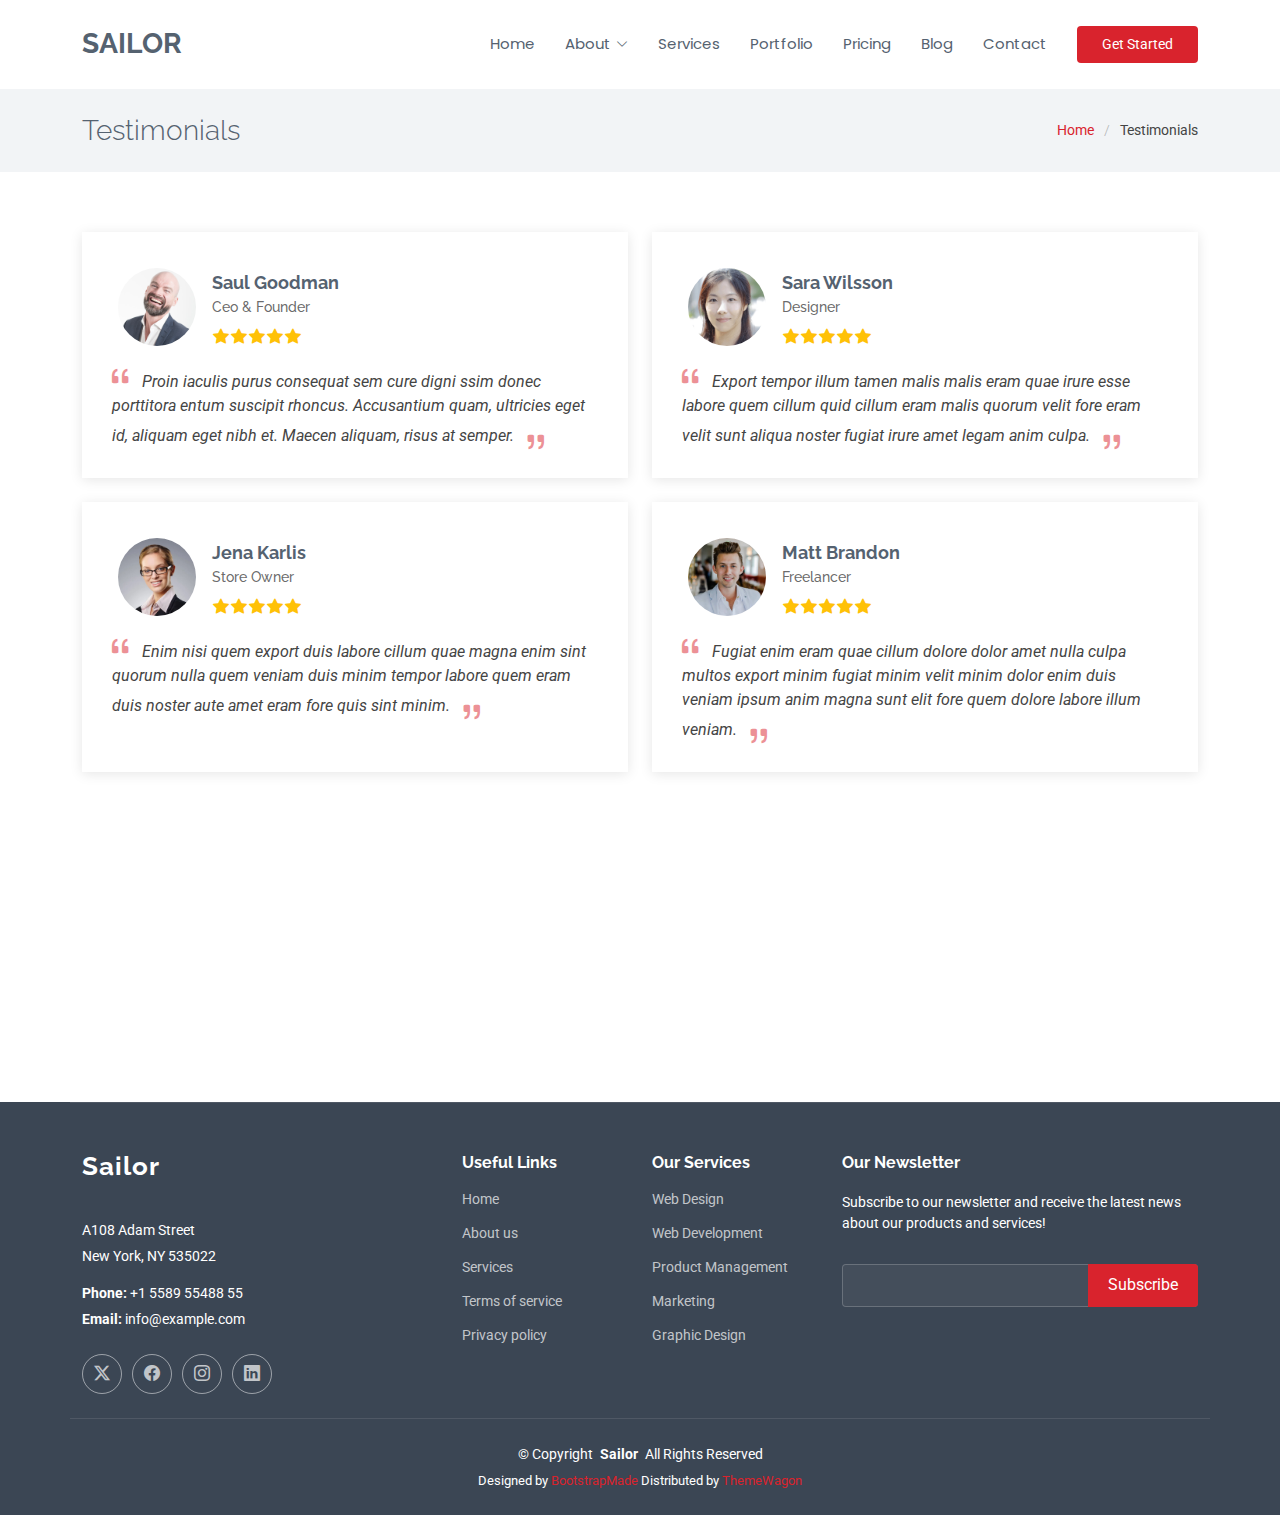
<file: testimonials.html>
<!DOCTYPE html>
<html lang="en">

<head>
  <meta charset="utf-8">
  <meta content="width=device-width, initial-scale=1.0" name="viewport">
  <title>Vision Q</title>

  <meta name="description" content="">
  <meta name="keywords" content="">

  <!-- Favicons -->
  <link href="assets/img/favicon.png" rel="icon">
  <link href="assets/img/apple-touch-icon.png" rel="apple-touch-icon">

  <!-- Fonts -->
  <link href="https://fonts.googleapis.com" rel="preconnect">
  <link href="https://fonts.gstatic.com" rel="preconnect" crossorigin>
  <link href="https://fonts.googleapis.com/css2?family=Roboto:ital,wght@0,100;0,300;0,400;0,500;0,700;0,900;1,100;1,300;1,400;1,500;1,700;1,900&family=Poppins:ital,wght@0,100;0,200;0,300;0,400;0,500;0,600;0,700;0,800;0,900;1,100;1,200;1,300;1,400;1,500;1,600;1,700;1,800;1,900&family=Raleway:ital,wght@0,100;0,200;0,300;0,400;0,500;0,600;0,700;0,800;0,900;1,100;1,200;1,300;1,400;1,500;1,600;1,700;1,800;1,900&display=swap" rel="stylesheet">

  <!-- Vendor CSS Files -->
  <link href="assets/vendor/bootstrap/css/bootstrap.min.css" rel="stylesheet">
  <link href="assets/vendor/bootstrap-icons/bootstrap-icons.css" rel="stylesheet">
  <link href="assets/vendor/aos/aos.css" rel="stylesheet">
  <link href="assets/vendor/glightbox/css/glightbox.min.css" rel="stylesheet">
  <link href="assets/vendor/swiper/swiper-bundle.min.css" rel="stylesheet">

  <!-- Main CSS File -->
  <link href="assets/css/main.css" rel="stylesheet">

  <!-- =======================================================
  * Template Name: Sailor
  * Template URL: https://bootstrapmade.com/sailor-free-bootstrap-theme/
  * Updated: Aug 07 2024 with Bootstrap v5.3.3
  * Author: BootstrapMade.com
  * License: https://bootstrapmade.com/license/
  ======================================================== -->
</head>

<body class="testimonials-page">

  <header id="header" class="header d-flex align-items-center sticky-top">
    <div class="container-fluid container-xl position-relative d-flex align-items-center">

      <a href="index.html" class="logo d-flex align-items-center me-auto">
        <!-- Uncomment the line below if you also wish to use an image logo -->
        <!-- <img src="assets/img/logo.png" alt=""> -->
        <h1 class="sitename">Sailor</h1>
      </a>

      <nav id="navmenu" class="navmenu">
        <ul>
          <li><a href="#hero">Home</a></li>
          <li class="dropdown"><a href="about.html"><span>About</span> <i class="bi bi-chevron-down toggle-dropdown"></i></a>
            <ul>
              <li><a href="team.html">Team</a></li>
              <li><a href="testimonials.html" class="active">Testimonials</a></li>
              <li class="dropdown"><a href="#"><span>Deep Dropdown</span> <i class="bi bi-chevron-down toggle-dropdown"></i></a>
                <ul>
                  <li><a href="#">Deep Dropdown 1</a></li>
                  <li><a href="#">Deep Dropdown 2</a></li>
                  <li><a href="#">Deep Dropdown 3</a></li>
                  <li><a href="#">Deep Dropdown 4</a></li>
                  <li><a href="#">Deep Dropdown 5</a></li>
                </ul>
              </li>
            </ul>
          </li>
          <li><a href="services.html">Services</a></li>
          <li><a href="portfolio.html">Portfolio</a></li>
          <li><a href="pricing.html">Pricing</a></li>
          <li><a href="blog.html">Blog</a></li>
          <li><a href="contact.html">Contact</a></li>
        </ul>
        <i class="mobile-nav-toggle d-xl-none bi bi-list"></i>
      </nav>

      <a class="btn-getstarted" href="about.html">Get Started</a>

    </div>
  </header>

  <main class="main">

    <!-- Page Title -->
    <div class="page-title light-background">
      <div class="container d-lg-flex justify-content-between align-items-center">
        <h1 class="mb-2 mb-lg-0">Testimonials</h1>
        <nav class="breadcrumbs">
          <ol>
            <li><a href="index.html">Home</a></li>
            <li class="current">Testimonials</li>
          </ol>
        </nav>
      </div>
    </div><!-- End Page Title -->

    <!-- Testimonials Section -->
    <section id="testimonials" class="testimonials section">

      <div class="container">

        <div class="row gy-4">

          <div class="col-lg-6" data-aos="fade-up" data-aos-delay="100">
            <div class="testimonial-item">
              <img src="assets/img/testimonials/testimonials-1.jpg" class="testimonial-img" alt="">
              <h3>Saul Goodman</h3>
              <h4>Ceo &amp; Founder</h4>
              <div class="stars">
                <i class="bi bi-star-fill"></i><i class="bi bi-star-fill"></i><i class="bi bi-star-fill"></i><i class="bi bi-star-fill"></i><i class="bi bi-star-fill"></i>
              </div>
              <p>
                <i class="bi bi-quote quote-icon-left"></i>
                <span>Proin iaculis purus consequat sem cure digni ssim donec porttitora entum suscipit rhoncus. Accusantium quam, ultricies eget id, aliquam eget nibh et. Maecen aliquam, risus at semper.</span>
                <i class="bi bi-quote quote-icon-right"></i>
              </p>
            </div>
          </div><!-- End testimonial item -->

          <div class="col-lg-6" data-aos="fade-up" data-aos-delay="200">
            <div class="testimonial-item">
              <img src="assets/img/testimonials/testimonials-2.jpg" class="testimonial-img" alt="">
              <h3>Sara Wilsson</h3>
              <h4>Designer</h4>
              <div class="stars">
                <i class="bi bi-star-fill"></i><i class="bi bi-star-fill"></i><i class="bi bi-star-fill"></i><i class="bi bi-star-fill"></i><i class="bi bi-star-fill"></i>
              </div>
              <p>
                <i class="bi bi-quote quote-icon-left"></i>
                <span>Export tempor illum tamen malis malis eram quae irure esse labore quem cillum quid cillum eram malis quorum velit fore eram velit sunt aliqua noster fugiat irure amet legam anim culpa.</span>
                <i class="bi bi-quote quote-icon-right"></i>
              </p>
            </div>
          </div><!-- End testimonial item -->

          <div class="col-lg-6" data-aos="fade-up" data-aos-delay="300">
            <div class="testimonial-item">
              <img src="assets/img/testimonials/testimonials-3.jpg" class="testimonial-img" alt="">
              <h3>Jena Karlis</h3>
              <h4>Store Owner</h4>
              <div class="stars">
                <i class="bi bi-star-fill"></i><i class="bi bi-star-fill"></i><i class="bi bi-star-fill"></i><i class="bi bi-star-fill"></i><i class="bi bi-star-fill"></i>
              </div>
              <p>
                <i class="bi bi-quote quote-icon-left"></i>
                <span>Enim nisi quem export duis labore cillum quae magna enim sint quorum nulla quem veniam duis minim tempor labore quem eram duis noster aute amet eram fore quis sint minim.</span>
                <i class="bi bi-quote quote-icon-right"></i>
              </p>
            </div>
          </div><!-- End testimonial item -->

          <div class="col-lg-6" data-aos="fade-up" data-aos-delay="400">
            <div class="testimonial-item">
              <img src="assets/img/testimonials/testimonials-4.jpg" class="testimonial-img" alt="">
              <h3>Matt Brandon</h3>
              <h4>Freelancer</h4>
              <div class="stars">
                <i class="bi bi-star-fill"></i><i class="bi bi-star-fill"></i><i class="bi bi-star-fill"></i><i class="bi bi-star-fill"></i><i class="bi bi-star-fill"></i>
              </div>
              <p>
                <i class="bi bi-quote quote-icon-left"></i>
                <span>Fugiat enim eram quae cillum dolore dolor amet nulla culpa multos export minim fugiat minim velit minim dolor enim duis veniam ipsum anim magna sunt elit fore quem dolore labore illum veniam.</span>
                <i class="bi bi-quote quote-icon-right"></i>
              </p>
            </div>
          </div><!-- End testimonial item -->

          <div class="col-lg-6" data-aos="fade-up" data-aos-delay="500">
            <div class="testimonial-item">
              <img src="assets/img/testimonials/testimonials-5.jpg" class="testimonial-img" alt="">
              <h3>John Larson</h3>
              <h4>Entrepreneur</h4>
              <div class="stars">
                <i class="bi bi-star-fill"></i><i class="bi bi-star-fill"></i><i class="bi bi-star-fill"></i><i class="bi bi-star-fill"></i><i class="bi bi-star-fill"></i>
              </div>
              <p>
                <i class="bi bi-quote quote-icon-left"></i>
                <span>Quis quorum aliqua sint quem legam fore sunt eram irure aliqua veniam tempor noster veniam enim culpa labore duis sunt culpa nulla illum cillum fugiat legam esse veniam culpa fore nisi cillum quid.</span>
                <i class="bi bi-quote quote-icon-right"></i>
              </p>
            </div>
          </div><!-- End testimonial item -->

          <div class="col-lg-6" data-aos="fade-up" data-aos-delay="600">
            <div class="testimonial-item">
              <img src="assets/img/testimonials/testimonials-6.jpg" class="testimonial-img" alt="">
              <h3>Emily Harison</h3>
              <h4>Store Owner</h4>
              <div class="stars">
                <i class="bi bi-star-fill"></i><i class="bi bi-star-fill"></i><i class="bi bi-star-fill"></i><i class="bi bi-star-fill"></i><i class="bi bi-star-fill"></i>
              </div>
              <p>
                <i class="bi bi-quote quote-icon-left"></i>
                <span>Eius ipsam praesentium dolor quaerat inventore rerum odio. Quos laudantium adipisci eius. Accusamus qui iste cupiditate sed temporibus est aspernatur. Sequi officiis ea et quia quidem.</span>
                <i class="bi bi-quote quote-icon-right"></i>
              </p>
            </div>
          </div><!-- End testimonial item -->

        </div>

      </div>

    </section><!-- /Testimonials Section -->

  </main>

  <footer id="footer" class="footer dark-background">

    <div class="container footer-top">
      <div class="row gy-4">
        <div class="col-lg-4 col-md-6 footer-about">
          <a href="index.html" class="logo d-flex align-items-center">
            <span class="sitename">Sailor</span>
          </a>
          <div class="footer-contact pt-3">
            <p>A108 Adam Street</p>
            <p>New York, NY 535022</p>
            <p class="mt-3"><strong>Phone:</strong> <span>+1 5589 55488 55</span></p>
            <p><strong>Email:</strong> <span>info@example.com</span></p>
          </div>
          <div class="social-links d-flex mt-4">
            <a href=""><i class="bi bi-twitter-x"></i></a>
            <a href=""><i class="bi bi-facebook"></i></a>
            <a href=""><i class="bi bi-instagram"></i></a>
            <a href=""><i class="bi bi-linkedin"></i></a>
          </div>
        </div>

        <div class="col-lg-2 col-md-3 footer-links">
          <h4>Useful Links</h4>
          <ul>
            <li><a href="#">Home</a></li>
            <li><a href="#">About us</a></li>
            <li><a href="#">Services</a></li>
            <li><a href="#">Terms of service</a></li>
            <li><a href="#">Privacy policy</a></li>
          </ul>
        </div>

        <div class="col-lg-2 col-md-3 footer-links">
          <h4>Our Services</h4>
          <ul>
            <li><a href="#">Web Design</a></li>
            <li><a href="#">Web Development</a></li>
            <li><a href="#">Product Management</a></li>
            <li><a href="#">Marketing</a></li>
            <li><a href="#">Graphic Design</a></li>
          </ul>
        </div>

        <div class="col-lg-4 col-md-12 footer-newsletter">
          <h4>Our Newsletter</h4>
          <p>Subscribe to our newsletter and receive the latest news about our products and services!</p>
          <form action="forms/newsletter.php" method="post" class="php-email-form">
            <div class="newsletter-form"><input type="email" name="email"><input type="submit" value="Subscribe"></div>
            <div class="loading">Loading</div>
            <div class="error-message"></div>
            <div class="sent-message">Your subscription request has been sent. Thank you!</div>
          </form>
        </div>

      </div>
    </div>

    <div class="container copyright text-center mt-4">
      <p>© <span>Copyright</span> <strong class="px-1 sitename">Sailor</strong> <span>All Rights Reserved</span></p>
      <div class="credits">
        <!-- All the links in the footer should remain intact. -->
        <!-- You can delete the links only if you've purchased the pro version. -->
        <!-- Licensing information: https://bootstrapmade.com/license/ -->
        <!-- Purchase the pro version with working PHP/AJAX contact form: [buy-url] -->
        Designed by <a href="https://bootstrapmade.com/">BootstrapMade</a> Distributed by <a href=“https://themewagon.com>ThemeWagon
      </div>
    </div>

  </footer>

  <!-- Scroll Top -->
  <a href="#" id="scroll-top" class="scroll-top d-flex align-items-center justify-content-center"><i class="bi bi-arrow-up-short"></i></a>

  <!-- Preloader -->
  <div id="preloader"></div>

  <!-- Vendor JS Files -->
  <script src="assets/vendor/bootstrap/js/bootstrap.bundle.min.js"></script>
  <script src="assets/vendor/php-email-form/validate.js"></script>
  <script src="assets/vendor/aos/aos.js"></script>
  <script src="assets/vendor/glightbox/js/glightbox.min.js"></script>
  <script src="assets/vendor/imagesloaded/imagesloaded.pkgd.min.js"></script>
  <script src="assets/vendor/isotope-layout/isotope.pkgd.min.js"></script>
  <script src="assets/vendor/purecounter/purecounter_vanilla.js"></script>
  <script src="assets/vendor/waypoints/noframework.waypoints.js"></script>
  <script src="assets/vendor/swiper/swiper-bundle.min.js"></script>

  <!-- Main JS File -->
  <script src="assets/js/main.js"></script>

</body>

</html>
</file>
<file: assets/css/main.css>
/**
* Template Name: Sailor
* Template URL: https://bootstrapmade.com/sailor-free-bootstrap-theme/
* Updated: Aug 07 2024 with Bootstrap v5.3.3
* Author: BootstrapMade.com
* License: https://bootstrapmade.com/license/
*/

/*--------------------------------------------------------------
# Font & Color Variables
# Help: https://bootstrapmade.com/color-system/
--------------------------------------------------------------*/
/* Fonts */
:root {
  --default-font: "Roboto",  system-ui, -apple-system, "Segoe UI", Roboto, "Helvetica Neue", Arial, "Noto Sans", "Liberation Sans", sans-serif, "Apple Color Emoji", "Segoe UI Emoji", "Segoe UI Symbol", "Noto Color Emoji";
  --heading-font: "Raleway",  sans-serif;
  --nav-font: "Poppins",  sans-serif;
}

/* Global Colors - The following color variables are used throughout the website. Updating them here will change the color scheme of the entire website */
:root { 
  --background-color: #ffffff; /* Background color for the entire website, including individual sections */
  --default-color: #444444; /* Default color used for the majority of the text content across the entire website */
  --heading-color: #556270; /* Color for headings, subheadings and title throughout the website */
  --accent-color: #d9232d; /* Accent color that represents your brand on the website. It's used for buttons, links, and other elements that need to stand out */
  --surface-color: #ffffff; /* The surface color is used as a background of boxed elements within sections, such as cards, icon boxes, or other elements that require a visual separation from the global background. */
  --contrast-color: #ffffff; /* Contrast color for text, ensuring readability against backgrounds of accent, heading, or default colors. */
}

/* Nav Menu Colors - The following color variables are used specifically for the navigation menu. They are separate from the global colors to allow for more customization options */
:root {
  --nav-color: #556270;  /* The default color of the main navmenu links */
  --nav-hover-color: #d9232d; /* Applied to main navmenu links when they are hovered over or active */
  --nav-mobile-background-color: #ffffff; /* Used as the background color for mobile navigation menu */
  --nav-dropdown-background-color: #ffffff; /* Used as the background color for dropdown items that appear when hovering over primary navigation items */
  --nav-dropdown-color: #556270; /* Used for navigation links of the dropdown items in the navigation menu. */
  --nav-dropdown-hover-color: #d9232d; /* Similar to --nav-hover-color, this color is applied to dropdown navigation links when they are hovered over. */
}

/* Color Presets - These classes override global colors when applied to any section or element, providing reuse of the sam color scheme. */

.light-background {
  --background-color: #f2f4f6;
  --surface-color: #ffffff;
}

.dark-background {
  --background-color: #3b4654;
  --default-color: #ffffff;
  --heading-color: #ffffff;
  --surface-color: #444e5b;
  --contrast-color: #ffffff;
}

/* Smooth scroll */
:root {
  scroll-behavior: smooth;
}

/*--------------------------------------------------------------
# General Styling & Shared Classes
--------------------------------------------------------------*/
body {
  color: var(--default-color);
  background-color: var(--background-color);
  font-family: var(--default-font);
}

a {
  color: var(--accent-color);
  text-decoration: none;
  transition: 0.3s;
}

a:hover {
  color: color-mix(in srgb, var(--accent-color), transparent 25%);
  text-decoration: none;
}

h1,
h2,
h3,
h4,
h5,
h6 {
  color: var(--heading-color);
  font-family: var(--heading-font);
}

/* PHP Email Form Messages
------------------------------*/
.php-email-form .error-message {
  display: none;
  background: #df1529;
  color: #ffffff;
  text-align: left;
  padding: 15px;
  margin-bottom: 24px;
  font-weight: 600;
}

.php-email-form .sent-message {
  display: none;
  color: #ffffff;
  background: #059652;
  text-align: center;
  padding: 15px;
  margin-bottom: 24px;
  font-weight: 600;
}

.php-email-form .loading {
  display: none;
  background: var(--surface-color);
  text-align: center;
  padding: 15px;
  margin-bottom: 24px;
}

.php-email-form .loading:before {
  content: "";
  display: inline-block;
  border-radius: 50%;
  width: 24px;
  height: 24px;
  margin: 0 10px -6px 0;
  border: 3px solid var(--accent-color);
  border-top-color: var(--surface-color);
  animation: php-email-form-loading 1s linear infinite;
}

@keyframes php-email-form-loading {
  0% {
    transform: rotate(0deg);
  }

  100% {
    transform: rotate(360deg);
  }
}

/*--------------------------------------------------------------
# Global Header
--------------------------------------------------------------*/
.header {
  color: var(--default-color);
  background-color: var(--background-color);
  padding: 15px 0;
  transition: all 0.5s;
  z-index: 997;
}

.header .logo {
  line-height: 1;
}

.header .logo img {
  max-height: 36px;
  margin-right: 8px;
}

.header .logo h1 {
  font-size: 28px;
  margin: 0;
  font-weight: 700;
  color: var(--heading-color);
  text-transform: uppercase;
}

.header .btn-getstarted,
.header .btn-getstarted:focus {
  color: var(--contrast-color);
  background: var(--accent-color);
  font-size: 14px;
  padding: 8px 25px;
  margin: 0 0 0 30px;
  border-radius: 4px;
  transition: 0.3s;
}

.header .btn-getstarted:hover,
.header .btn-getstarted:focus:hover {
  color: var(--contrast-color);
  background: color-mix(in srgb, var(--accent-color), transparent 15%);
}

@media (max-width: 1200px) {
  .header .logo {
    order: 1;
  }

  .header .btn-getstarted {
    order: 2;
    margin: 0 15px 0 0;
    padding: 6px 15px;
  }

  .header .navmenu {
    order: 3;
  }
}

.scrolled .header {
  box-shadow: 0px 0 18px rgba(0, 0, 0, 0.1);
}

/*--------------------------------------------------------------
# Navigation Menu
--------------------------------------------------------------*/
/* Navmenu - Desktop */
@media (min-width: 1200px) {
  .navmenu {
    padding: 0;
  }

  .navmenu ul {
    margin: 0;
    padding: 0;
    display: flex;
    list-style: none;
    align-items: center;
  }

  .navmenu li {
    position: relative;
  }

  .navmenu a,
  .navmenu a:focus {
    color: var(--nav-color);
    padding: 18px 15px;
    font-size: 15px;
    font-family: var(--nav-font);
    font-weight: 400;
    display: flex;
    align-items: center;
    justify-content: space-between;
    white-space: nowrap;
    transition: 0.3s;
  }

  .navmenu a i,
  .navmenu a:focus i {
    font-size: 12px;
    line-height: 0;
    margin-left: 5px;
    transition: 0.3s;
  }

  .navmenu li:last-child a {
    padding-right: 0;
  }

  .navmenu li:hover>a,
  .navmenu .active,
  .navmenu .active:focus {
    color: var(--nav-hover-color);
  }

  .navmenu .dropdown ul {
    margin: 0;
    padding: 10px 0;
    background: var(--nav-dropdown-background-color);
    display: block;
    position: absolute;
    visibility: hidden;
    left: 14px;
    top: 130%;
    opacity: 0;
    transition: 0.3s;
    border-radius: 4px;
    z-index: 99;
    box-shadow: 0px 0px 30px rgba(0, 0, 0, 0.1);
  }

  .navmenu .dropdown ul li {
    min-width: 200px;
  }

  .navmenu .dropdown ul a {
    padding: 10px 20px;
    font-size: 15px;
    text-transform: none;
    color: var(--nav-dropdown-color);
  }

  .navmenu .dropdown ul a i {
    font-size: 12px;
  }

  .navmenu .dropdown ul a:hover,
  .navmenu .dropdown ul .active:hover,
  .navmenu .dropdown ul li:hover>a {
    color: var(--nav-dropdown-hover-color);
  }

  .navmenu .dropdown:hover>ul {
    opacity: 1;
    top: 100%;
    visibility: visible;
  }

  .navmenu .dropdown .dropdown ul {
    top: 0;
    left: -90%;
    visibility: hidden;
  }

  .navmenu .dropdown .dropdown:hover>ul {
    opacity: 1;
    top: 0;
    left: -100%;
    visibility: visible;
  }
}

/* Navmenu - Mobile */
@media (max-width: 1199px) {
  .mobile-nav-toggle {
    color: var(--nav-color);
    font-size: 28px;
    line-height: 0;
    margin-right: 10px;
    cursor: pointer;
    transition: color 0.3s;
  }

  .navmenu {
    padding: 0;
    z-index: 9997;
  }

  .navmenu ul {
    display: none;
    list-style: none;
    position: absolute;
    inset: 60px 20px 20px 20px;
    padding: 10px 0;
    margin: 0;
    border-radius: 6px;
    background-color: var(--nav-mobile-background-color);
    overflow-y: auto;
    transition: 0.3s;
    z-index: 9998;
    box-shadow: 0px 0px 30px rgba(0, 0, 0, 0.1);
  }

  .navmenu a,
  .navmenu a:focus {
    color: var(--nav-dropdown-color);
    padding: 10px 20px;
    font-family: var(--nav-font);
    font-size: 17px;
    font-weight: 500;
    display: flex;
    align-items: center;
    justify-content: space-between;
    white-space: nowrap;
    transition: 0.3s;
  }

  .navmenu a i,
  .navmenu a:focus i {
    font-size: 12px;
    line-height: 0;
    margin-left: 5px;
    width: 30px;
    height: 30px;
    display: flex;
    align-items: center;
    justify-content: center;
    border-radius: 50%;
    transition: 0.3s;
    background-color: color-mix(in srgb, var(--accent-color), transparent 90%);
  }

  .navmenu a i:hover,
  .navmenu a:focus i:hover {
    background-color: var(--accent-color);
    color: var(--contrast-color);
  }

  .navmenu a:hover,
  .navmenu .active,
  .navmenu .active:focus {
    color: var(--nav-dropdown-hover-color);
  }

  .navmenu .active i,
  .navmenu .active:focus i {
    background-color: var(--accent-color);
    color: var(--contrast-color);
    transform: rotate(180deg);
  }

  .navmenu .dropdown ul {
    position: static;
    display: none;
    z-index: 99;
    padding: 10px 0;
    margin: 10px 20px;
    background-color: var(--nav-dropdown-background-color);
    border: 1px solid color-mix(in srgb, var(--default-color), transparent 90%);
    box-shadow: none;
    transition: all 0.5s ease-in-out;
  }

  .navmenu .dropdown ul ul {
    background-color: rgba(33, 37, 41, 0.1);
  }

  .navmenu .dropdown>.dropdown-active {
    display: block;
    background-color: rgba(33, 37, 41, 0.03);
  }

  .mobile-nav-active {
    overflow: hidden;
  }

  .mobile-nav-active .mobile-nav-toggle {
    color: #fff;
    position: absolute;
    font-size: 32px;
    top: 15px;
    right: 15px;
    margin-right: 0;
    z-index: 9999;
  }

  .mobile-nav-active .navmenu {
    position: fixed;
    overflow: hidden;
    inset: 0;
    background: rgba(33, 37, 41, 0.8);
    transition: 0.3s;
  }

  .mobile-nav-active .navmenu>ul {
    display: block;
  }
}

/*--------------------------------------------------------------
# Global Footer
--------------------------------------------------------------*/
.footer {
  color: var(--default-color);
  background-color: var(--background-color);
  font-size: 14px;
  position: relative;
}

.footer .footer-top {
  padding-top: 50px;
  border-top: 1px solid color-mix(in srgb, var(--default-color), transparent 90%);
}

.footer .footer-about .logo {
  line-height: 1;
  margin-bottom: 25px;
}

.footer .footer-about .logo img {
  max-height: 40px;
  margin-right: 6px;
}

.footer .footer-about .logo span {
  font-size: 26px;
  font-weight: 700;
  letter-spacing: 1px;
  font-family: var(--heading-font);
  color: var(--heading-color);
}

.footer .footer-about p {
  font-size: 14px;
  /* font-family: var(--heading-font); */
}

.footer .social-links a {
  display: flex;
  align-items: center;
  justify-content: center;
  width: 40px;
  height: 40px;
  border-radius: 50%;
  border: 1px solid color-mix(in srgb, var(--default-color), transparent 50%);
  font-size: 16px;
  color: color-mix(in srgb, var(--default-color), transparent 30%);
  margin-right: 10px;
  transition: 0.3s;
}

.footer .social-links a:hover {
  color: var(--accent-color);
  border-color: var(--accent-color);
}

.footer h4 {
  font-size: 16px;
  font-weight: bold;
  position: relative;
  padding-bottom: 12px;
}

.footer .footer-links {
  margin-bottom: 30px;
}

.footer .footer-links ul {
  list-style: none;
  padding: 0;
  margin: 0;
}

.footer .footer-links ul i {
  padding-right: 2px;
  font-size: 12px;
  line-height: 0;
}

.footer .footer-links ul li {
  padding: 10px 0;
  display: flex;
  align-items: center;
}

.footer .footer-links ul li:first-child {
  padding-top: 0;
}

.footer .footer-links ul a {
  color: color-mix(in srgb, var(--default-color), transparent 30%);
  display: inline-block;
  line-height: 1;
}

.footer .footer-links ul a:hover {
  color: var(--accent-color);
}

.footer .footer-contact p {
  margin-bottom: 5px;
}

.footer .footer-newsletter .newsletter-form {
  margin-top: 30px;
  margin-bottom: 15px;
  padding: 6px 8px;
  position: relative;
  border-radius: 4px;
  border: 1px solid color-mix(in srgb, var(--default-color), transparent 80%);
  display: flex;
  background-color: var(--surface-color);
  transition: 0.3s;
}

.footer .footer-newsletter .newsletter-form:focus-within {
  border-color: var(--accent-color);
}

.footer .footer-newsletter .newsletter-form input[type=email] {
  border: 0;
  padding: 4px;
  width: 100%;
  background-color: var(--surface-color);
  color: var(--default-color);
}

.footer .footer-newsletter .newsletter-form input[type=email]:focus-visible {
  outline: none;
}

.footer .footer-newsletter .newsletter-form input[type=submit] {
  border: 0;
  font-size: 16px;
  padding: 0 20px;
  margin: -7px -9px -7px 0;
  background: var(--accent-color);
  color: var(--contrast-color);
  transition: 0.3s;
  border-radius: 0 4px 4px 0;
}

.footer .footer-newsletter .newsletter-form input[type=submit]:hover {
  background: color-mix(in srgb, var(--accent-color), transparent 20%);
}

.footer .copyright {
  padding: 25px 0;
  border-top: 1px solid color-mix(in srgb, var(--default-color), transparent 90%);
}

.footer .copyright p {
  margin-bottom: 0;
}

.footer .credits {
  margin-top: 6px;
  font-size: 13px;
}

/*--------------------------------------------------------------
# Preloader
--------------------------------------------------------------*/
#preloader {
  position: fixed;
  inset: 0;
  z-index: 999999;
  overflow: hidden;
  background: var(--background-color);
  transition: all 0.6s ease-out;
}

#preloader:before {
  content: "";
  position: fixed;
  top: calc(50% - 30px);
  left: calc(50% - 30px);
  border: 6px solid #ffffff;
  border-color: var(--accent-color) transparent var(--accent-color) transparent;
  border-radius: 50%;
  width: 60px;
  height: 60px;
  animation: animate-preloader 1.5s linear infinite;
}

@keyframes animate-preloader {
  0% {
    transform: rotate(0deg);
  }

  100% {
    transform: rotate(360deg);
  }
}

/*--------------------------------------------------------------
# Scroll Top Button
--------------------------------------------------------------*/
.scroll-top {
  position: fixed;
  visibility: hidden;
  opacity: 0;
  right: 15px;
  bottom: 15px;
  z-index: 99999;
  background-color: var(--accent-color);
  width: 40px;
  height: 40px;
  border-radius: 4px;
  transition: all 0.4s;
}

.scroll-top i {
  font-size: 24px;
  color: var(--contrast-color);
  line-height: 0;
}

.scroll-top:hover {
  background-color: color-mix(in srgb, var(--accent-color), transparent 20%);
  color: var(--contrast-color);
}

.scroll-top.active {
  visibility: visible;
  opacity: 1;
}

/*--------------------------------------------------------------
# Disable aos animation delay on mobile devices
--------------------------------------------------------------*/
@media screen and (max-width: 768px) {
  [data-aos-delay] {
    transition-delay: 0 !important;
  }
}

/*--------------------------------------------------------------
# Global Page Titles & Breadcrumbs
--------------------------------------------------------------*/
.page-title {
  color: var(--default-color);
  background-color: var(--background-color);
  padding: 25px 0;
  position: relative;
}

.page-title h1 {
  font-size: 28px;
  font-weight: 300;
}

.page-title .breadcrumbs ol {
  display: flex;
  flex-wrap: wrap;
  list-style: none;
  padding: 0;
  margin: 0;
  font-size: 14px;
  font-weight: 400;
}

.page-title .breadcrumbs ol li+li {
  padding-left: 10px;
}

.page-title .breadcrumbs ol li+li::before {
  content: "/";
  display: inline-block;
  padding-right: 10px;
  color: color-mix(in srgb, var(--default-color), transparent 70%);
}

/*--------------------------------------------------------------
# Global Sections
--------------------------------------------------------------*/
section,
.section {
  color: var(--default-color);
  background-color: var(--background-color);
  padding: 60px 0;
  scroll-margin-top: 90px;
  overflow: clip;
}

@media (max-width: 1199px) {

  section,
  .section {
    scroll-margin-top: 66px;
  }
}

/*--------------------------------------------------------------
# Global Section Titles
--------------------------------------------------------------*/
.section-title {
  padding-bottom: 60px;
  position: relative;
}

.section-title h2 {
  font-size: 14px;
  font-weight: 500;
  padding: 0;
  line-height: 1px;
  margin: 0;
  letter-spacing: 1.5px;
  text-transform: uppercase;
  color: color-mix(in srgb, var(--default-color), transparent 50%);
  position: relative;
}

.section-title h2::after {
  content: "";
  width: 120px;
  height: 1px;
  display: inline-block;
  background: var(--accent-color);
  margin: 4px 10px;
}

.section-title p {
  color: var(--heading-color);
  margin: 0;
  font-size: 28px;
  font-weight: 700;
  text-transform: uppercase;
  font-family: var(--heading-font);
}

/*--------------------------------------------------------------
# Hero Section
--------------------------------------------------------------*/
.hero {
  padding: 0;
}

.hero .carousel {
  width: 100%;
  min-height: calc(100vh - 90px);
  padding: 0;
  margin: 0;
  background-color: var(--background-color);
  position: relative;
}

@media (max-width: 1200px) {
  .hero .carousel {
    min-height: calc(100vh - 66px);
  }
}

.hero img {
  position: absolute;
  inset: 0;
  display: block;
  width: 100%;
  height: 100%;
  object-fit: cover;
  z-index: 1;
}

.hero .carousel-item {
  position: absolute;
  inset: 0;
  background-size: cover;
  background-position: center;
  background-repeat: no-repeat;
  overflow: hidden;
}

.hero .carousel-item:before {
  content: "";
  background: color-mix(in srgb, var(--background-color), transparent 50%);
  position: absolute;
  inset: 0;
  z-index: 2;
}

.hero .carousel-container {
  position: absolute;
  inset: 90px 64px 64px 64px;
  display: flex;
  justify-content: center;
  align-items: center;
  flex-direction: column;
  z-index: 3;
}

.hero h2 {
  margin-bottom: 30px;
  font-size: 48px;
  font-weight: 700;
  animation: fadeInDown 1s both;
}

@media (max-width: 768px) {
  .hero h2 {
    font-size: 30px;
  }
}

.hero p {
  animation: fadeInDown 1s both 0.2s;
}

@media (min-width: 1024px) {

  .hero h2,
  .hero p {
    max-width: 60%;
  }
}

.hero .btn-get-started {
  color: var(--contrast-color);
  background: var(--accent-color);
  font-family: var(--heading-font);
  font-weight: 500;
  font-size: 15px;
  letter-spacing: 1px;
  display: inline-block;
  padding: 8px 32px;
  border-radius: 4px;
  transition: 0.5s;
  margin: 10px;
  animation: fadeInUp 1s both 0.4s;
}

.hero .btn-get-started:hover {
  background: color-mix(in srgb, var(--accent-color), transparent 20%);
}

.hero .carousel-control-prev,
.hero .carousel-control-next {
  width: 10%;
  transition: 0.3s;
  opacity: 0.5;
}

.hero .carousel-control-prev:focus,
.hero .carousel-control-next:focus {
  opacity: 0.5;
}

.hero .carousel-control-prev:hover,
.hero .carousel-control-next:hover {
  opacity: 0.9;
}

@media (min-width: 1024px) {

  .hero .carousel-control-prev,
  .hero .carousel-control-next {
    width: 5%;
  }
}

.hero .carousel-control-next-icon,
.hero .carousel-control-prev-icon {
  font-size: 32px;
  line-height: 1;
}

.hero .carousel-indicators {
  list-style: none;
}

.hero .carousel-indicators li {
  cursor: pointer;
}

@keyframes fadeInUp {
  from {
    opacity: 0;
    transform: translate3d(0, 100%, 0);
  }

  to {
    opacity: 1;
    transform: translate3d(0, 0, 0);
  }
}

@keyframes fadeInDown {
  from {
    opacity: 0;
    transform: translate3d(0, -100%, 0);
  }

  to {
    opacity: 1;
    transform: translate3d(0, 0, 0);
  }
}

/*--------------------------------------------------------------
# About Section
--------------------------------------------------------------*/
.about ul {
  list-style: none;
  padding: 0;
}

.about ul li {
  padding-bottom: 5px;
  display: flex;
  align-items: center;
}

.about ul i {
  font-size: 20px;
  padding-right: 4px;
  color: var(--accent-color);
}

.about .read-more {
  background: var(--accent-color);
  color: var(--contrast-color);
  font-family: var(--heading-font);
  font-weight: 500;
  font-size: 16px;
  letter-spacing: 1px;
  padding: 10px 28px;
  border-radius: 5px;
  transition: 0.3s;
  display: inline-flex;
  align-items: center;
  justify-content: center;
}

.about .read-more i {
  font-size: 18px;
  margin-left: 5px;
  line-height: 0;
  transition: 0.3s;
}

.about .read-more:hover {
  background: color-mix(in srgb, var(--accent-color), transparent 20%);
}

.about .read-more:hover i {
  transform: translate(5px, 0);
}

/*--------------------------------------------------------------
# Clients Section
--------------------------------------------------------------*/
.clients {
  padding: 20px 0;
}

.clients .client-logo {
  display: flex;
  justify-content: center;
  align-items: center;
  overflow: hidden;
}

.clients .client-logo img {
  padding: 20px 40px;
  max-width: 90%;
  transition: 0.3s;
  opacity: 0.5;
  filter: grayscale(100);
}

.clients .client-logo img:hover {
  filter: none;
  opacity: 1;
}

@media (max-width: 640px) {
  .clients .client-logo img {
    padding: 20px;
  }
}

/*--------------------------------------------------------------
# Services Section
--------------------------------------------------------------*/
.services .service-item {
  background-color: var(--surface-color);
  padding: 30px;
  border: 1px solid color-mix(in srgb, var(--default-color), transparent 85%);
  transition: 0.3s;
}

.services .service-item .icon {
  font-size: 36px;
  line-height: 0;
  margin-right: 30px;
  color: var(--accent-color);
}

.services .service-item .title {
  font-weight: 700;
  margin-bottom: 15px;
  font-size: 20px;
}

.services .service-item .title a {
  color: var(--heading-color);
}

.services .service-item .description {
  line-height: 24px;
  font-size: 14px;
  margin: 0;
}

.services .service-item:hover {
  border-color: var(--accent-color);
}

.services .service-item:hover .title a {
  color: var(--accent-color);
}

/*--------------------------------------------------------------
# Portfolio Section
--------------------------------------------------------------*/
.portfolio .portfolio-filters {
  padding: 0;
  margin: 0 auto 20px auto;
  list-style: none;
  text-align: center;
}

.portfolio .portfolio-filters li {
  cursor: pointer;
  display: inline-block;
  padding: 8px 20px;
  margin: 0;
  font-size: 15px;
  font-weight: 500;
  line-height: 1;
  margin-bottom: 5px;
  border-radius: 4px;
  transition: all 0.3s ease-in-out;
  font-family: var(--heading-font);
}

.portfolio .portfolio-filters li:hover,
.portfolio .portfolio-filters li.filter-active {
  color: var(--contrast-color);
  background-color: var(--accent-color);
}

.portfolio .portfolio-filters li:first-child {
  margin-left: 0;
}

.portfolio .portfolio-filters li:last-child {
  margin-right: 0;
}

@media (max-width: 575px) {
  .portfolio .portfolio-filters li {
    font-size: 14px;
    margin: 0 0 10px 0;
  }
}

.portfolio .portfolio-item {
  position: relative;
  overflow: hidden;
}

.portfolio .portfolio-item .portfolio-info {
  opacity: 0;
  position: absolute;
  left: 12px;
  right: 12px;
  bottom: -100%;
  z-index: 3;
  transition: all ease-in-out 0.5s;
  background: color-mix(in srgb, var(--surface-color), transparent 10%);
  padding: 15px;
}

.portfolio .portfolio-item .portfolio-info h4 {
  font-size: 18px;
  font-weight: 600;
  padding-right: 50px;
}

.portfolio .portfolio-item .portfolio-info p {
  color: color-mix(in srgb, var(--default-color), transparent 30%);
  font-size: 14px;
  margin-bottom: 0;
  padding-right: 50px;
}

.portfolio .portfolio-item .portfolio-info .preview-link,
.portfolio .portfolio-item .portfolio-info .details-link {
  position: absolute;
  right: 50px;
  font-size: 24px;
  top: calc(50% - 14px);
  color: color-mix(in srgb, var(--default-color), transparent 30%);
  transition: 0.3s;
  line-height: 0;
}

.portfolio .portfolio-item .portfolio-info .preview-link:hover,
.portfolio .portfolio-item .portfolio-info .details-link:hover {
  color: var(--accent-color);
}

.portfolio .portfolio-item .portfolio-info .details-link {
  right: 14px;
  font-size: 28px;
}

.portfolio .portfolio-item:hover .portfolio-info {
  opacity: 1;
  bottom: 0;
}

/*--------------------------------------------------------------
# About 2 Section
--------------------------------------------------------------*/
.about-2 .about-img {
  position: relative;
  margin: 60px 0 0 60px;
}

.about-2 .about-img:before {
  position: absolute;
  inset: -60px 0 0 -60px;
  content: "";
  background: url("../img/about-bg.png") top left;
  background-repeat: no-repeat;
  z-index: 1;
}

.about-2 .about-img img {
  position: relative;
  z-index: 2;
}

@media (max-width: 575px) {
  .about-2 .about-img {
    margin: 30px 0 0 30px;
  }

  .about-2 .about-img:before {
    inset: -30px 0 0 -30px;
  }
}

.about-2 h3 {
  font-weight: 300;
  font-size: 32px;
  margin-bottom: 20px;
}

@media (max-width: 768px) {
  .about-2 h3 {
    font-size: 28px;
  }
}

.about-2 .nav-pills {
  border-bottom: 1px solid color-mix(in srgb, var(--default-color), transparent 85%);
}

.about-2 .nav-pills li+li {
  margin-left: 40px;
}

.about-2 .nav-link {
  background: none;
  font-size: 18px;
  font-weight: 400;
  color: var(--default-color);
  padding: 12px 0;
  margin-bottom: -2px;
  border-radius: 0;
}

.about-2 .nav-link.active {
  color: var(--accent-color);
  background: none;
  border-bottom: 3px solid var(--accent-color);
}

@media (max-width: 575px) {
  .about-2 .nav-link {
    font-size: 16px;
  }
}

.about-2 .tab-content h4 {
  font-size: 18px;
  margin: 0;
  font-weight: 700;
  color: var(--default-color);
}

.about-2 .tab-content i {
  font-size: 22px;
  line-height: 0;
  margin-right: 8px;
  color: var(--accent-color);
}

/*--------------------------------------------------------------
# Stats Section
--------------------------------------------------------------*/
.stats {
  padding: 10px 0;
}

.stats .stats-item {
  padding: 30px;
  width: 100%;
}

.stats .stats-item span {
  color: var(--heading-color);
  font-size: 48px;
  display: block;
  font-weight: 700;
  margin-bottom: 20px;
  padding-bottom: 20px;
  position: relative;
}

.stats .stats-item span:after {
  content: "";
  position: absolute;
  display: block;
  width: 25px;
  height: 3px;
  background: var(--accent-color);
  left: 0;
  right: 0;
  bottom: 0;
  margin: auto;
}

.stats .stats-item p {
  color: color-mix(in srgb, var(--default-color), transparent 40%);
  padding: 0;
  margin: 0;
  font-family: var(--heading-font);
  font-weight: 500;
}

/*--------------------------------------------------------------
# Skills Section
--------------------------------------------------------------*/
.skills .progress {
  height: 60px;
  display: block;
  background: none;
  border-radius: 0;
}

.skills .progress .skill {
  color: var(--heading-color);
  padding: 0;
  margin: 0 0 6px 0;
  text-transform: uppercase;
  display: block;
  font-weight: 600;
  font-family: var(--heading-font);
}

.skills .progress .skill .val {
  float: right;
  font-style: normal;
}

.skills .progress-bar-wrap {
  background: color-mix(in srgb, var(--default-color), transparent 90%);
  height: 10px;
}

.skills .progress-bar {
  width: 1px;
  height: 10px;
  transition: 0.9s;
  background-color: var(--accent-color);
}

/*--------------------------------------------------------------
# Team Section
--------------------------------------------------------------*/
.team .team-member {
  background-color: var(--surface-color);
  box-shadow: 0px 2px 15px rgba(0, 0, 0, 0.1);
  position: relative;
  border-radius: 5px;
  transition: 0.5s;
  padding: 30px;
  height: 100%;
}

@media (max-width: 468px) {
  .team .team-member {
    flex-direction: column;
    justify-content: center !important;
    align-items: center !important;
  }
}

.team .team-member .pic {
  overflow: hidden;
  width: 150px;
  border-radius: 5px;
  flex-shrink: 0;
}

.team .team-member .pic img {
  transition: ease-in-out 0.3s;
}

.team .team-member:hover {
  transform: translateY(-10px);
}

.team .team-member .member-info {
  padding-left: 30px;
}

@media (max-width: 468px) {
  .team .team-member .member-info {
    padding: 30px 0 0 0;
    text-align: center;
  }
}

.team .team-member h4 {
  font-weight: 700;
  margin-bottom: 5px;
  font-size: 20px;
}

.team .team-member span {
  display: block;
  font-size: 15px;
  padding-bottom: 10px;
  position: relative;
  font-weight: 500;
}

.team .team-member span::after {
  content: "";
  position: absolute;
  display: block;
  width: 50px;
  height: 1px;
  background: color-mix(in srgb, var(--default-color), transparent 85%);
  bottom: 0;
  left: 0;
}

@media (max-width: 468px) {
  .team .team-member span::after {
    left: calc(50% - 25px);
  }
}

.team .team-member p {
  margin: 10px 0 0 0;
  font-size: 14px;
}

.team .team-member .social {
  margin-top: 12px;
  display: flex;
  align-items: center;
  justify-content: start;
  width: 100%;
}

@media (max-width: 468px) {
  .team .team-member .social {
    justify-content: center;
  }
}

.team .team-member .social a {
  background: color-mix(in srgb, var(--default-color), transparent 94%);
  transition: ease-in-out 0.3s;
  display: flex;
  align-items: center;
  justify-content: center;
  border-radius: 5px;
  width: 36px;
  height: 36px;
}

.team .team-member .social a i {
  color: color-mix(in srgb, var(--default-color), transparent 20%);
  font-size: 16px;
  margin: 0 2px;
}

.team .team-member .social a:hover {
  background: var(--accent-color);
}

.team .team-member .social a:hover i {
  color: var(--contrast-color);
}

.team .team-member .social a+a {
  margin-left: 8px;
}

/*--------------------------------------------------------------
# Testimonials Section
--------------------------------------------------------------*/
.testimonials .testimonial-item {
  background-color: var(--surface-color);
  box-shadow: 0px 2px 12px rgba(0, 0, 0, 0.1);
  padding: 30px;
  position: relative;
  height: 100%;
}

.testimonials .testimonial-item .testimonial-img {
  width: 90px;
  border-radius: 50px;
  border: 6px solid var(--background-color);
  float: left;
  margin: 0 10px 0 0;
}

.testimonials .testimonial-item h3 {
  font-size: 18px;
  font-weight: bold;
  margin: 10px 0 5px 0;
}

.testimonials .testimonial-item h4 {
  font-size: 14px;
  color: color-mix(in srgb, var(--default-color), transparent 20%);
  margin: 0;
}

.testimonials .testimonial-item .stars {
  margin: 10px 0;
}

.testimonials .testimonial-item .stars i {
  color: #ffc107;
  margin: 0 1px;
}

.testimonials .testimonial-item .quote-icon-left,
.testimonials .testimonial-item .quote-icon-right {
  color: color-mix(in srgb, var(--accent-color), transparent 50%);
  font-size: 26px;
  line-height: 0;
}

.testimonials .testimonial-item .quote-icon-left {
  display: inline-block;
  left: -5px;
  position: relative;
}

.testimonials .testimonial-item .quote-icon-right {
  display: inline-block;
  right: -5px;
  position: relative;
  top: 10px;
  transform: scale(-1, -1);
}

.testimonials .testimonial-item p {
  font-style: italic;
  margin: 15px 0 0 0;
  padding: 0;
}

/*--------------------------------------------------------------
# Features Section
--------------------------------------------------------------*/
.features {
  overflow: hidden;
}

.features .nav-tabs {
  border: 0;
}

.features .nav-link {
  border: 0;
  padding: 12px 15px 12px 0;
  transition: 0.3s;
  color: var(--default-color);
  border-radius: 0;
  border-right: 2px solid color-mix(in srgb, var(--default-color), transparent 90%);
  font-weight: 600;
  font-size: 15px;
}

.features .nav-link:hover {
  color: var(--accent-color);
}

.features .nav-link.active {
  color: var(--accent-color);
  border-color: var(--accent-color);
  background-color: var(--background-color);
}

.features .tab-pane.active {
  animation: fadeIn 0.5s ease-out;
}

.features .details h3 {
  font-size: 26px;
  font-weight: 600;
  margin-bottom: 20px;
}

.features .details p {
  color: color-mix(in srgb, var(--default-color), transparent 20%);
}

.features .details p:last-child {
  margin-bottom: 0;
}

@media (max-width: 992px) {
  .features .nav-link {
    border: 0;
    padding: 15px;
  }

  .features .nav-link.active {
    color: var(--accent-color);
    background: var(--accent-color);
  }
}

/*--------------------------------------------------------------
# Service Details Section
--------------------------------------------------------------*/
.service-details .services-list {
  background-color: var(--surface-color);
  padding: 10px 30px;
  border: 1px solid color-mix(in srgb, var(--default-color), transparent 90%);
  margin-bottom: 20px;
}

.service-details .services-list a {
  display: block;
  line-height: 1;
  padding: 8px 0 8px 15px;
  border-left: 3px solid color-mix(in srgb, var(--default-color), transparent 70%);
  margin: 20px 0;
  color: color-mix(in srgb, var(--default-color), transparent 20%);
  transition: 0.3s;
}

.service-details .services-list a.active {
  color: var(--heading-color);
  font-weight: 700;
  border-color: var(--accent-color);
}

.service-details .services-list a:hover {
  border-color: var(--accent-color);
}

.service-details .services-img {
  margin-bottom: 20px;
}

.service-details h3 {
  font-size: 26px;
  font-weight: 700;
}

.service-details h4 {
  font-size: 20px;
  font-weight: 700;
}

.service-details p {
  font-size: 15px;
}

.service-details ul {
  list-style: none;
  padding: 0;
  font-size: 15px;
}

.service-details ul li {
  padding: 5px 0;
  display: flex;
  align-items: center;
}

.service-details ul i {
  font-size: 20px;
  margin-right: 8px;
  color: var(--accent-color);
}

/*--------------------------------------------------------------
# Portfolio Details Section
--------------------------------------------------------------*/
.portfolio-details .portfolio-details-slider img {
  width: 100%;
}

.portfolio-details .portfolio-details-slider .swiper-pagination {
  margin-top: 20px;
  position: relative;
}

.portfolio-details .portfolio-details-slider .swiper-pagination .swiper-pagination-bullet {
  width: 12px;
  height: 12px;
  background-color: color-mix(in srgb, var(--default-color), transparent 85%);
  opacity: 1;
}

.portfolio-details .portfolio-details-slider .swiper-pagination .swiper-pagination-bullet-active {
  background-color: var(--accent-color);
}

.portfolio-details .portfolio-info {
  background-color: var(--surface-color);
  padding: 30px;
  box-shadow: 0px 0 30px rgba(0, 0, 0, 0.1);
}

.portfolio-details .portfolio-info h3 {
  font-size: 22px;
  font-weight: 700;
  margin-bottom: 20px;
  padding-bottom: 20px;
  border-bottom: 1px solid color-mix(in srgb, var(--default-color), transparent 85%);
}

.portfolio-details .portfolio-info ul {
  list-style: none;
  padding: 0;
  font-size: 15px;
}

.portfolio-details .portfolio-info ul li+li {
  margin-top: 10px;
}

.portfolio-details .portfolio-description {
  padding-top: 30px;
}

.portfolio-details .portfolio-description h2 {
  font-size: 26px;
  font-weight: 700;
  margin-bottom: 20px;
}

.portfolio-details .portfolio-description p {
  padding: 0;
  color: color-mix(in srgb, var(--default-color), transparent 30%);
}

/*--------------------------------------------------------------
# Pricing Section
--------------------------------------------------------------*/
.pricing .pricing-item {
  background-color: var(--surface-color);
  box-shadow: 0px 0px 4px rgba(0, 0, 0, 0.1);
  padding: 20px;
  text-align: center;
  border-radius: 5px;
  position: relative;
  overflow: hidden;
}

.pricing .pricing-item h3 {
  font-weight: 400;
  margin: -20px -20px 20px -20px;
  padding: 20px 15px;
  font-size: 16px;
  font-weight: 600;
  color: color-mix(in srgb, var(--default-color), transparent 20%);
  background: color-mix(in srgb, var(--default-color), transparent 95%);
}

.pricing .pricing-item h4 {
  font-size: 36px;
  font-weight: 600;
  font-family: var(--heading-font);
}

.pricing .pricing-item h4 sup {
  font-size: 20px;
  top: -15px;
  left: -3px;
}

.pricing .pricing-item h4 span {
  color: color-mix(in srgb, var(--default-color), transparent 40%);
  font-size: 16px;
  font-weight: 300;
}

.pricing .pricing-item ul {
  padding: 15px 0;
  list-style: none;
  text-align: center;
  line-height: 20px;
  font-size: 14px;
}

.pricing .pricing-item ul li {
  padding-bottom: 16px;
}

.pricing .pricing-item ul i {
  color: var(--accent-color);
  font-size: 18px;
  padding-right: 4px;
}

.pricing .pricing-item ul .na {
  color: color-mix(in srgb, var(--default-color), transparent 40%);
  text-decoration: line-through;
}

.pricing .btn-wrap {
  background: color-mix(in srgb, var(--default-color), transparent 95%);
  margin: 0 -20px -20px -20px;
  padding: 20px 15px;
  text-align: center;
}

.pricing .btn-buy {
  background: var(--accent-color);
  color: var(--contrast-color);
  display: inline-block;
  padding: 8px 35px 10px 35px;
  border-radius: 4px;
  transition: none;
  font-size: 14px;
  font-weight: 400;
  font-family: var(--heading-font);
  font-weight: 600;
  transition: 0.3s;
}

.pricing .btn-buy:hover {
  background: color-mix(in srgb, var(--accent-color), transparent 20%);
}

.pricing .featured h3 {
  background: var(--accent-color);
  color: var(--contrast-color);
}

.pricing .advanced {
  background: var(--accent-color);
  color: var(--contrast-color);
  width: 200px;
  position: absolute;
  top: 18px;
  right: -68px;
  transform: rotate(45deg);
  z-index: 1;
  font-size: 14px;
  padding: 1px 0 3px 0;
}

/*--------------------------------------------------------------
# Blog Posts Section
--------------------------------------------------------------*/
.blog-posts article {
  background-color: var(--surface-color);
  box-shadow: 0 4px 16px rgba(0, 0, 0, 0.1);
  padding: 30px;
  height: 100%;
}

.blog-posts .post-img {
  max-height: 440px;
  margin: -30px -30px 0 -30px;
  overflow: hidden;
}

.blog-posts .title {
  font-size: 24px;
  font-weight: 700;
  padding: 0;
  margin: 30px 0;
}

.blog-posts .title a {
  color: var(--heading-color);
  transition: 0.3s;
}

.blog-posts .title a:hover {
  color: var(--accent-color);
}

.blog-posts .meta-top {
  margin-top: 20px;
  color: color-mix(in srgb, var(--default-color), transparent 40%);
}

.blog-posts .meta-top ul {
  display: flex;
  flex-wrap: wrap;
  list-style: none;
  align-items: center;
  padding: 0;
  margin: 0;
}

.blog-posts .meta-top ul li+li {
  padding-left: 20px;
}

.blog-posts .meta-top i {
  font-size: 16px;
  margin-right: 8px;
  line-height: 0;
  color: color-mix(in srgb, var(--default-color), transparent 20%);
}

.blog-posts .meta-top a {
  color: color-mix(in srgb, var(--default-color), transparent 40%);
  font-size: 14px;
  display: inline-block;
  line-height: 1;
}

.blog-posts .content {
  margin-top: 20px;
}

.blog-posts .content .read-more {
  text-align: right;
}

.blog-posts .content .read-more a {
  background: var(--accent-color);
  color: var(--contrast-color);
  display: inline-block;
  padding: 8px 30px;
  transition: 0.3s;
  font-size: 14px;
  border-radius: 4px;
}

.blog-posts .content .read-more a:hover {
  background: color-mix(in srgb, var(--accent-color), transparent 20%);
}

/*--------------------------------------------------------------
# Blog Pagination Section
--------------------------------------------------------------*/
.blog-pagination {
  padding-top: 0;
  color: color-mix(in srgb, var(--default-color), transparent 40%);
}

.blog-pagination ul {
  display: flex;
  padding: 0;
  margin: 0;
  list-style: none;
}

.blog-pagination li {
  margin: 0 5px;
  transition: 0.3s;
}

.blog-pagination li a {
  color: color-mix(in srgb, var(--default-color), transparent 40%);
  padding: 7px 16px;
  display: flex;
  align-items: center;
  justify-content: center;
}

.blog-pagination li a.active,
.blog-pagination li a:hover {
  background: var(--accent-color);
  color: var(--contrast-color);
}

.blog-pagination li a.active a,
.blog-pagination li a:hover a {
  color: var(--contrast-color);
}

/*--------------------------------------------------------------
# Blog Details Section
--------------------------------------------------------------*/
.blog-details {
  padding-bottom: 30px;
}

.blog-details .article {
  background-color: var(--surface-color);
  padding: 30px;
  box-shadow: 0 4px 16px rgba(0, 0, 0, 0.1);
}

.blog-details .post-img {
  margin: -30px -30px 20px -30px;
  overflow: hidden;
}

.blog-details .title {
  color: var(--heading-color);
  font-size: 28px;
  font-weight: 700;
  padding: 0;
  margin: 30px 0;
}

.blog-details .content {
  margin-top: 20px;
}

.blog-details .content h3 {
  font-size: 22px;
  margin-top: 30px;
  font-weight: bold;
}

.blog-details .content blockquote {
  overflow: hidden;
  background-color: color-mix(in srgb, var(--default-color), transparent 95%);
  padding: 60px;
  position: relative;
  text-align: center;
  margin: 20px 0;
}

.blog-details .content blockquote p {
  color: var(--default-color);
  line-height: 1.6;
  margin-bottom: 0;
  font-style: italic;
  font-weight: 500;
  font-size: 22px;
}

.blog-details .content blockquote:after {
  content: "";
  position: absolute;
  left: 0;
  top: 0;
  bottom: 0;
  width: 3px;
  background-color: var(--accent-color);
  margin-top: 20px;
  margin-bottom: 20px;
}

.blog-details .meta-top {
  margin-top: 20px;
  color: color-mix(in srgb, var(--default-color), transparent 40%);
}

.blog-details .meta-top ul {
  display: flex;
  flex-wrap: wrap;
  list-style: none;
  align-items: center;
  padding: 0;
  margin: 0;
}

.blog-details .meta-top ul li+li {
  padding-left: 20px;
}

.blog-details .meta-top i {
  font-size: 16px;
  margin-right: 8px;
  line-height: 0;
  color: color-mix(in srgb, var(--default-color), transparent 40%);
}

.blog-details .meta-top a {
  color: color-mix(in srgb, var(--default-color), transparent 40%);
  font-size: 14px;
  display: inline-block;
  line-height: 1;
}

.blog-details .meta-bottom {
  padding-top: 10px;
  border-top: 1px solid color-mix(in srgb, var(--default-color), transparent 90%);
}

.blog-details .meta-bottom i {
  color: color-mix(in srgb, var(--default-color), transparent 40%);
  display: inline;
}

.blog-details .meta-bottom a {
  color: color-mix(in srgb, var(--default-color), transparent 40%);
  transition: 0.3s;
}

.blog-details .meta-bottom a:hover {
  color: var(--accent-color);
}

.blog-details .meta-bottom .cats {
  list-style: none;
  display: inline;
  padding: 0 20px 0 0;
  font-size: 14px;
}

.blog-details .meta-bottom .cats li {
  display: inline-block;
}

.blog-details .meta-bottom .tags {
  list-style: none;
  display: inline;
  padding: 0;
  font-size: 14px;
}

.blog-details .meta-bottom .tags li {
  display: inline-block;
}

.blog-details .meta-bottom .tags li+li::before {
  padding-right: 6px;
  color: var(--default-color);
  content: ",";
}

.blog-details .meta-bottom .share {
  font-size: 16px;
}

.blog-details .meta-bottom .share i {
  padding-left: 5px;
}

/*--------------------------------------------------------------
# Blog Comments Section
--------------------------------------------------------------*/
.blog-comments {
  padding: 10px 0;
}

.blog-comments .comments-count {
  font-weight: bold;
}

.blog-comments .comment {
  margin-top: 30px;
  position: relative;
}

.blog-comments .comment .comment-img {
  margin-right: 14px;
}

.blog-comments .comment .comment-img img {
  width: 60px;
}

.blog-comments .comment h5 {
  font-size: 16px;
  margin-bottom: 2px;
}

.blog-comments .comment h5 a {
  font-weight: bold;
  color: var(--default-color);
  transition: 0.3s;
}

.blog-comments .comment h5 a:hover {
  color: var(--accent-color);
}

.blog-comments .comment h5 .reply {
  padding-left: 10px;
  color: color-mix(in srgb, var(--default-color), transparent 20%);
}

.blog-comments .comment h5 .reply i {
  font-size: 20px;
}

.blog-comments .comment time {
  display: block;
  font-size: 14px;
  color: color-mix(in srgb, var(--default-color), transparent 40%);
  margin-bottom: 5px;
}

.blog-comments .comment.comment-reply {
  padding-left: 40px;
}

/*--------------------------------------------------------------
# Comment Form Section
--------------------------------------------------------------*/
.comment-form {
  padding-top: 10px;
}

.comment-form form {
  background-color: var(--surface-color);
  margin-top: 30px;
  padding: 30px;
  box-shadow: 0 4px 16px rgba(0, 0, 0, 0.1);
}

.comment-form form h4 {
  font-weight: bold;
  font-size: 22px;
}

.comment-form form p {
  font-size: 14px;
}

.comment-form form input {
  background-color: var(--surface-color);
  color: var(--default-color);
  border: 1px solid color-mix(in srgb, var(--default-color), transparent 70%);
  font-size: 14px;
  border-radius: 4px;
  padding: 10px 10px;
}

.comment-form form input:focus {
  color: var(--default-color);
  background-color: var(--surface-color);
  box-shadow: none;
  border-color: var(--accent-color);
}

.comment-form form input::placeholder {
  color: color-mix(in srgb, var(--default-color), transparent 50%);
}

.comment-form form textarea {
  background-color: var(--surface-color);
  color: var(--default-color);
  border: 1px solid color-mix(in srgb, var(--default-color), transparent 70%);
  border-radius: 4px;
  padding: 10px 10px;
  font-size: 14px;
  height: 120px;
}

.comment-form form textarea:focus {
  color: var(--default-color);
  box-shadow: none;
  border-color: var(--accent-color);
  background-color: var(--surface-color);
}

.comment-form form textarea::placeholder {
  color: color-mix(in srgb, var(--default-color), transparent 50%);
}

.comment-form form .form-group {
  margin-bottom: 25px;
}

.comment-form form .btn-primary {
  border-radius: 4px;
  padding: 10px 20px;
  border: 0;
  background-color: var(--accent-color);
  color: var(--contrast-color);
}

.comment-form form .btn-primary:hover {
  color: var(--contrast-color);
  background-color: color-mix(in srgb, var(--accent-color), transparent 20%);
}

/*--------------------------------------------------------------
# Contact Section
--------------------------------------------------------------*/
.contact .info-item+.info-item {
  margin-top: 40px;
}

.contact .info-item i {
  color: var(--contrast-color);
  background: var(--accent-color);
  font-size: 20px;
  width: 44px;
  height: 44px;
  display: flex;
  justify-content: center;
  align-items: center;
  border-radius: 4px;
  transition: all 0.3s ease-in-out;
  margin-right: 15px;
}

.contact .info-item h3 {
  padding: 0;
  font-size: 18px;
  font-weight: 700;
  margin-bottom: 5px;
}

.contact .info-item p {
  padding: 0;
  margin-bottom: 0;
  font-size: 14px;
}

.contact .php-email-form {
  height: 100%;
}

.contact .php-email-form input[type=text],
.contact .php-email-form input[type=email],
.contact .php-email-form textarea {
  font-size: 14px;
  padding: 10px 15px;
  box-shadow: none;
  border-radius: 0;
  color: var(--default-color);
  background-color: color-mix(in srgb, var(--background-color), transparent 50%);
  border-color: color-mix(in srgb, var(--default-color), transparent 80%);
}

.contact .php-email-form input[type=text]:focus,
.contact .php-email-form input[type=email]:focus,
.contact .php-email-form textarea:focus {
  border-color: var(--accent-color);
}

.contact .php-email-form input[type=text]::placeholder,
.contact .php-email-form input[type=email]::placeholder,
.contact .php-email-form textarea::placeholder {
  color: color-mix(in srgb, var(--default-color), transparent 70%);
}

.contact .php-email-form button[type=submit] {
  color: var(--contrast-color);
  background: var(--accent-color);
  border: 0;
  padding: 10px 30px;
  transition: 0.4s;
  border-radius: 4px;
}

.contact .php-email-form button[type=submit]:hover {
  background: color-mix(in srgb, var(--accent-color), transparent 20%);
}

/*--------------------------------------------------------------
# Starter Section Section
--------------------------------------------------------------*/
.starter-section {
  /* Add your styles here */
}

/*--------------------------------------------------------------
# Widgets
--------------------------------------------------------------*/
.widgets-container {
  background-color: var(--surface-color);
  padding: 30px;
  margin: 60px 0 30px 0;
  box-shadow: 0 4px 16px rgba(0, 0, 0, 0.1);
}

.widget-title {
  color: var(--heading-color);
  font-size: 20px;
  font-weight: 700;
  padding: 0;
  margin: 0 0 20px 0;
}

.widget-item {
  margin-bottom: 40px;
}

.widget-item:last-child {
  margin-bottom: 0;
}

.search-widget form {
  background: var(--background-color);
  border: 1px solid color-mix(in srgb, var(--default-color), transparent 70%);
  padding: 3px 10px;
  position: relative;
  transition: 0.3s;
}

.search-widget form input[type=text] {
  border: 0;
  padding: 4px;
  border-radius: 4px;
  width: calc(100% - 40px);
  background-color: var(--background-color);
  color: var(--default-color);
}

.search-widget form input[type=text]:focus {
  outline: none;
}

.search-widget form button {
  background: var(--accent-color);
  color: var(--contrast-color);
  position: absolute;
  top: 0;
  right: 0;
  bottom: 0;
  border: 0;
  font-size: 16px;
  padding: 0 15px;
  margin: -1px;
  transition: 0.3s;
  border-radius: 0 4px 4px 0;
  line-height: 0;
}

.search-widget form button i {
  line-height: 0;
}

.search-widget form button:hover {
  background: color-mix(in srgb, var(--accent-color), transparent 20%);
}

.search-widget form:is(:focus-within) {
  border-color: var(--accent-color);
}

.categories-widget ul {
  list-style: none;
  padding: 0;
  margin: 0;
}

.categories-widget ul li {
  padding-bottom: 10px;
}

.categories-widget ul li:last-child {
  padding-bottom: 0;
}

.categories-widget ul a {
  color: color-mix(in srgb, var(--default-color), transparent 20%);
  transition: 0.3s;
}

.categories-widget ul a:hover {
  color: var(--accent-color);
}

.categories-widget ul a span {
  padding-left: 5px;
  color: color-mix(in srgb, var(--default-color), transparent 50%);
  font-size: 14px;
}

.recent-posts-widget .post-item {
  display: flex;
  margin-bottom: 15px;
}

.recent-posts-widget .post-item:last-child {
  margin-bottom: 0;
}

.recent-posts-widget .post-item img {
  width: 80px;
  margin-right: 15px;
}

.recent-posts-widget .post-item h4 {
  font-size: 15px;
  font-weight: bold;
  margin-bottom: 5px;
}

.recent-posts-widget .post-item h4 a {
  color: var(--default-color);
  transition: 0.3s;
}

.recent-posts-widget .post-item h4 a:hover {
  color: var(--accent-color);
}

.recent-posts-widget .post-item time {
  display: block;
  font-style: italic;
  font-size: 14px;
  color: color-mix(in srgb, var(--default-color), transparent 50%);
}

.tags-widget ul {
  list-style: none;
  padding: 0;
  margin: 0;
}

.tags-widget ul li {
  display: inline-block;
}

.tags-widget ul a {
  color: color-mix(in srgb, var(--default-color), transparent 30%);
  font-size: 14px;
  padding: 6px 14px;
  margin: 0 6px 8px 0;
  border: 1px solid color-mix(in srgb, var(--default-color), transparent 60%);
  display: inline-block;
  transition: 0.3s;
}

.tags-widget ul a:hover {
  background: var(--accent-color);
  color: var(--contrast-color);
  border: 1px solid var(--accent-color);
}

.tags-widget ul a span {
  padding-left: 5px;
  color: color-mix(in srgb, var(--default-color), transparent 60%);
  font-size: 14px;
}
</file>
